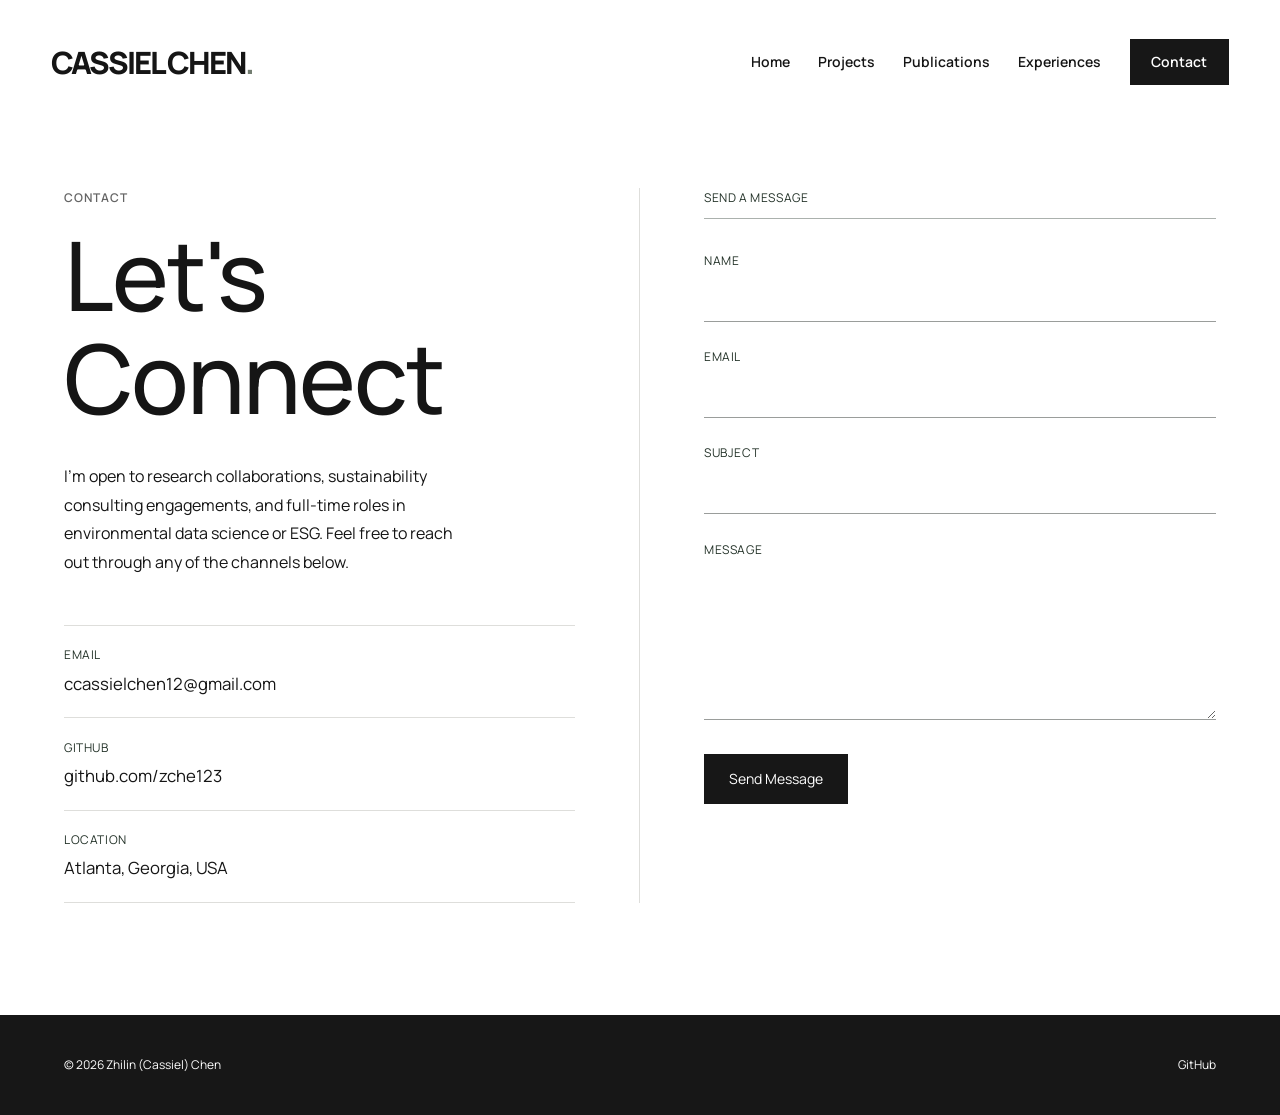
<file: contact.html>
<!DOCTYPE html>
<html lang="en">
<head>
  <meta charset="UTF-8" />
  <meta name="viewport" content="width=device-width, initial-scale=1.0" />
  <title>Contact — Zhilin (Cassiel) Chen</title>
  <meta name="description" content="Get in touch with Zhilin (Cassiel) Chen." />
  <link rel="preconnect" href="https://fonts.googleapis.com" />
  <link rel="preconnect" href="https://fonts.gstatic.com" crossorigin />
  <link href="https://fonts.googleapis.com/css2?family=Manrope:wght@400;500;600;700;800&display=swap" rel="stylesheet" />
  <link rel="stylesheet" href="css/style.css" />
</head>
<body class="contact-page">

  <!-- Navigation -->
  <a class="skip-link" href="#main-content">Skip to content</a>
  <nav class="site-nav" aria-label="Main navigation">
    <a href="index.html" class="site-nav__logo" aria-label="Zhilin Cassiel Chen — Home">CASSIEL CHEN<span class="brand-dot" aria-hidden="true">.</span></a>
    <ul class="site-nav__links">
      <li><a href="index.html">Home</a></li>
      <li><a href="projects.html">Projects</a></li>
      <li><a href="publications.html">Publications</a></li>
      <li><a href="experiences.html">Experiences</a></li>
      <li><a href="contact.html">Contact</a></li>
    </ul>
  </nav>

  <!-- Main -->
  <main class="page-wrapper" id="main-content">
    <div class="contact-grid">

      <!-- Left: Info -->
      <div class="contact-left">
        <p class="label">Contact</p>
        <h1 class="contact-heading">Let's<br>Connect</h1>
        <p class="contact-intro">
          I'm open to research collaborations, sustainability consulting
          engagements, and full-time roles in environmental data science or
          ESG. Feel free to reach out through any of the channels below.
        </p>

        <ul class="contact-links">
          <li>
            <p class="contact-link-label">Email</p>
            <a class="contact-link-value" href="mailto:ccassielchen12@gmail.com">
              ccassielchen12@gmail.com
            </a>
          </li>
          <li>
            <p class="contact-link-label">GitHub</p>
            <a class="contact-link-value" href="https://github.com/zche123" target="_blank" rel="noopener">
              github.com/zche123
            </a>
          </li>
          <li>
            <p class="contact-link-label">Location</p>
            <span class="contact-link-value">Atlanta, Georgia, USA</span>
          </li>
        </ul>
      </div>

      <!-- Right: Form -->
      <div class="contact-right">
        <span class="contact-form-label">Send a Message</span>

        <form id="contact-form" novalidate>
          <div class="form-group">
            <label for="name">Name</label>
            <input type="text" id="name" name="name" autocomplete="name" required />
          </div>
          <div class="form-group">
            <label for="email">Email</label>
            <input type="email" id="email" name="email" autocomplete="email" required />
          </div>
          <div class="form-group">
            <label for="subject">Subject</label>
            <input type="text" id="subject" name="subject" required />
          </div>
          <div class="form-group">
            <label for="message">Message</label>
            <textarea id="message" name="message" rows="5" required></textarea>
          </div>
          <button type="submit" class="btn">Send Message</button>
          <p class="form-feedback" id="form-feedback"></p>
        </form>
      </div>

    </div>
  </main>

  <!-- Footer -->
  <footer class="site-footer">
    <p>&copy; 2026 Zhilin (Cassiel) Chen</p>
    <a href="https://github.com/zche124" target="_blank" rel="noopener">GitHub</a>
  </footer>

  <script src="js/main.js"></script>
</body>
</html>
</file>
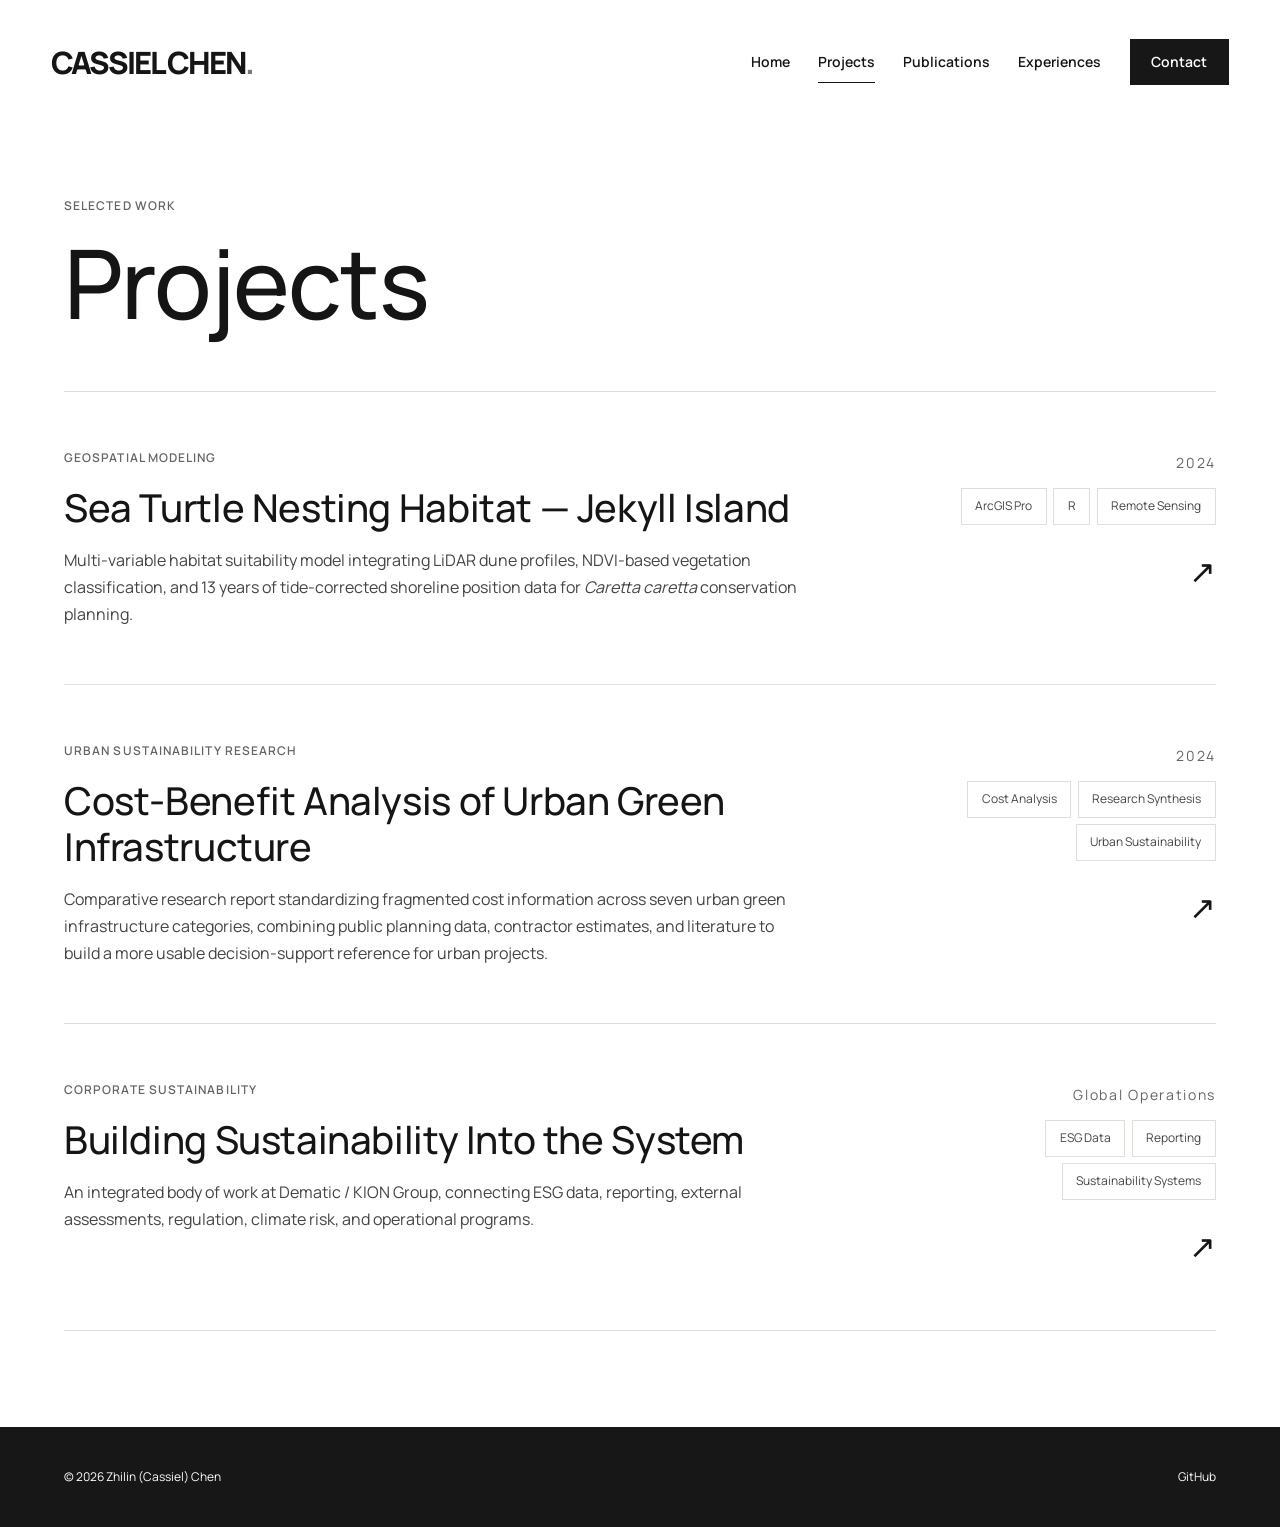
<file: projects.html>
<!DOCTYPE html>
<html lang="en">
<head>
  <meta charset="UTF-8" />
  <meta name="viewport" content="width=device-width, initial-scale=1.0" />
  <title>Projects — Zhilin (Cassiel) Chen</title>
  <meta name="description" content="Environmental data science and sustainability projects by Zhilin (Cassiel) Chen." />
  <link rel="preconnect" href="https://fonts.googleapis.com" />
  <link rel="preconnect" href="https://fonts.gstatic.com" crossorigin />
  <link href="https://fonts.googleapis.com/css2?family=Manrope:wght@400;500;600;700;800&display=swap" rel="stylesheet" />
  <link rel="stylesheet" href="css/style.css" />
</head>
<body>

  <!-- Navigation -->
  <a class="skip-link" href="#main-content">Skip to content</a>
  <nav class="site-nav" aria-label="Main navigation">
    <a href="index.html" class="site-nav__logo" aria-label="Zhilin Cassiel Chen — Home">CASSIEL CHEN<span class="brand-dot" aria-hidden="true">.</span></a>
    <ul class="site-nav__links">
      <li><a href="index.html">Home</a></li>
      <li><a href="projects.html">Projects</a></li>
      <li><a href="publications.html">Publications</a></li>
      <li><a href="experiences.html">Experiences</a></li>
      <li><a href="contact.html">Contact</a></li>
    </ul>
  </nav>

  <!-- Main -->
  <main class="page-wrapper" id="main-content">

    <div class="projects-header">
      <p class="label">Selected Work</p>
      <h1>Projects</h1>
    </div>

    <div class="projects-list">

      <!-- Project 1 -->
      <a href="projects/sea-turtle.html" class="project-row">
        <div class="project-row__content">
          <p class="label project-row__category">Geospatial Modeling</p>
          <h2 class="project-row__title">Sea Turtle Nesting Habitat — Jekyll Island</h2>
          <p class="project-row__desc">
            Multi-variable habitat suitability model integrating LiDAR dune profiles,
            NDVI-based vegetation classification, and 13 years of tide-corrected
            shoreline position data for <em>Caretta caretta</em> conservation planning.
          </p>
        </div>
        <div class="project-row__meta">
          <p class="project-row__year">2024</p>
          <div class="project-row__tags">
            <span class="tag">ArcGIS Pro</span>
            <span class="tag">R</span>
            <span class="tag">Remote Sensing</span>
          </div>
        </div>
      </a>

      <!-- Project 2 -->
      <a href="projects/climate-risk.html" class="project-row">
        <div class="project-row__content">
          <p class="label project-row__category">Urban Sustainability Research</p>
          <h2 class="project-row__title">Cost-Benefit Analysis of Urban Green Infrastructure</h2>
          <p class="project-row__desc">
            Comparative research report standardizing fragmented cost information
            across seven urban green infrastructure categories, combining public
            planning data, contractor estimates, and literature to build a more
            usable decision-support reference for urban projects.
          </p>
        </div>
        <div class="project-row__meta">
          <p class="project-row__year">2024</p>
          <div class="project-row__tags">
            <span class="tag">Cost Analysis</span>
            <span class="tag">Research Synthesis</span>
            <span class="tag">Urban Sustainability</span>
          </div>
        </div>
      </a>

      <!-- Project 3 -->
      <a href="projects/esgsystem.html" class="project-row">
        <div class="project-row__content">
          <p class="label project-row__category">Corporate Sustainability</p>
          <h2 class="project-row__title">Building Sustainability Into the System</h2>
          <p class="project-row__desc">An integrated body of work at Dematic / KION Group, connecting ESG data, reporting, external assessments, regulation, climate risk, and operational programs.</p>
        </div>
        <div class="project-row__meta">
          <p class="project-row__year">Global Operations</p>
          <div class="project-row__tags"><span class="tag">ESG Data</span><span class="tag">Reporting</span><span class="tag">Sustainability Systems</span></div>
        </div>
      </a>

    </div>
  </main>

  <!-- Footer -->
  <footer class="site-footer">
    <p>&copy; 2026 Zhilin (Cassiel) Chen</p>
    <a href="https://github.com/zche124" target="_blank" rel="noopener">GitHub</a>
  </footer>

  <script src="js/main.js"></script>
</body>
</html>
</file>
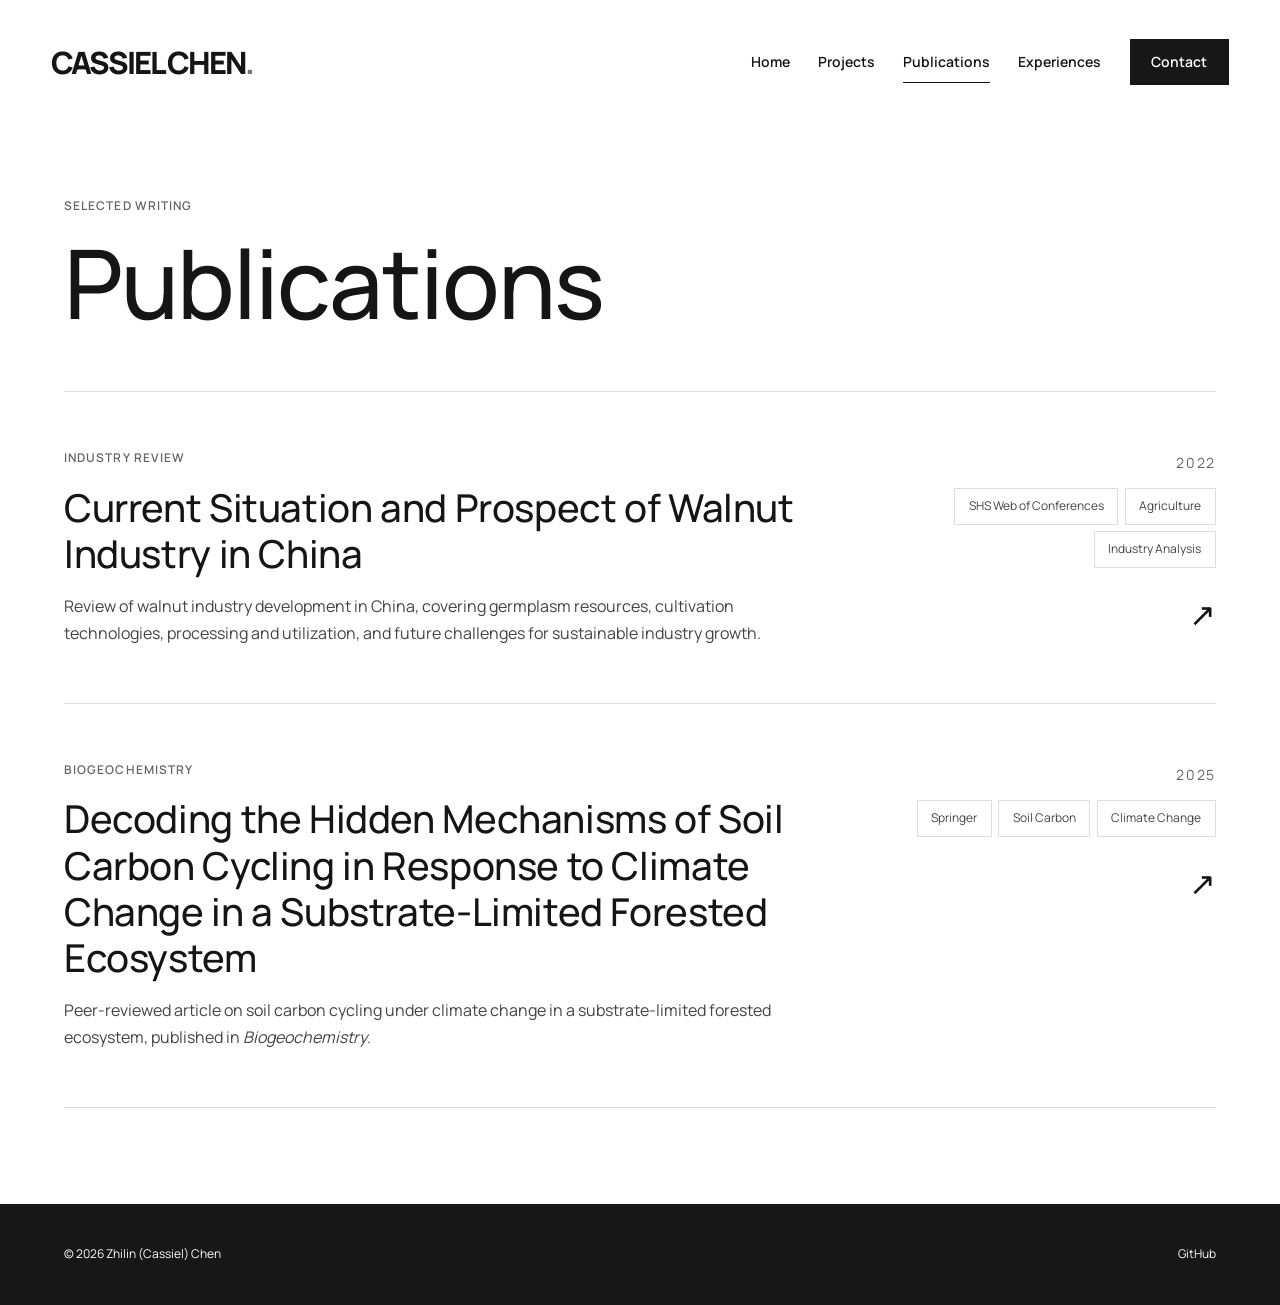
<file: publications.html>
<!DOCTYPE html>
<html lang="en">
<head>
  <meta charset="UTF-8" />
  <meta name="viewport" content="width=device-width, initial-scale=1.0" />
  <title>Publications — Zhilin (Cassiel) Chen</title>
  <meta name="description" content="Selected publications by Zhilin (Cassiel) Chen." />
  <link rel="preconnect" href="https://fonts.googleapis.com" />
  <link rel="preconnect" href="https://fonts.gstatic.com" crossorigin />
  <link href="https://fonts.googleapis.com/css2?family=Manrope:wght@400;500;600;700;800&display=swap" rel="stylesheet" />
  <link rel="stylesheet" href="css/style.css" />
</head>
<body>

  <a class="skip-link" href="#main-content">Skip to content</a>
  <nav class="site-nav" aria-label="Main navigation">
    <a href="index.html" class="site-nav__logo" aria-label="Zhilin Cassiel Chen — Home">CASSIEL CHEN<span class="brand-dot" aria-hidden="true">.</span></a>
    <ul class="site-nav__links">
      <li><a href="index.html">Home</a></li>
      <li><a href="projects.html">Projects</a></li>
      <li><a href="publications.html">Publications</a></li>
      <li><a href="experiences.html">Experiences</a></li>
      <li><a href="contact.html">Contact</a></li>
    </ul>
  </nav>

  <main class="page-wrapper" id="main-content">
    <div class="projects-header">
      <p class="label">Selected Writing</p>
      <h1>Publications</h1>
    </div>

    <div class="projects-list">
      <a href="https://www.shs-conferences.org/articles/shsconf/abs/2022/18/shsconf_icprss2022_03046/shsconf_icprss2022_03046.html" class="project-row" target="_blank" rel="noopener">
        <div class="project-row__content">
          <p class="label project-row__category">Industry Review</p>
          <h2 class="project-row__title">Current Situation and Prospect of Walnut Industry in China</h2>
          <p class="project-row__desc">
            Review of walnut industry development in China, covering germplasm resources,
            cultivation technologies, processing and utilization, and future challenges for
            sustainable industry growth.
          </p>
        </div>
        <div class="project-row__meta">
          <p class="project-row__year">2022</p>
          <div class="project-row__tags">
            <span class="tag">SHS Web of Conferences</span>
            <span class="tag">Agriculture</span>
            <span class="tag">Industry Analysis</span>
          </div>
        </div>
      </a>

      <a href="https://link.springer.com/article/10.1007/s10533-025-01265-0" class="project-row" target="_blank" rel="noopener">
        <div class="project-row__content">
          <p class="label project-row__category">Biogeochemistry</p>
          <h2 class="project-row__title">Decoding the Hidden Mechanisms of Soil Carbon Cycling in Response to Climate Change in a Substrate-Limited Forested Ecosystem</h2>
          <p class="project-row__desc">
            Peer-reviewed article on soil carbon cycling under climate change in a
            substrate-limited forested ecosystem, published in <em>Biogeochemistry</em>.
          </p>
        </div>
        <div class="project-row__meta">
          <p class="project-row__year">2025</p>
          <div class="project-row__tags">
            <span class="tag">Springer</span>
            <span class="tag">Soil Carbon</span>
            <span class="tag">Climate Change</span>
          </div>
        </div>
      </a>
    </div>
  </main>

  <footer class="site-footer">
    <p>&copy; 2026 Zhilin (Cassiel) Chen</p>
    <a href="https://github.com/zche124" target="_blank" rel="noopener">GitHub</a>
  </footer>

  <script src="js/main.js"></script>
</body>
</html>
</file>
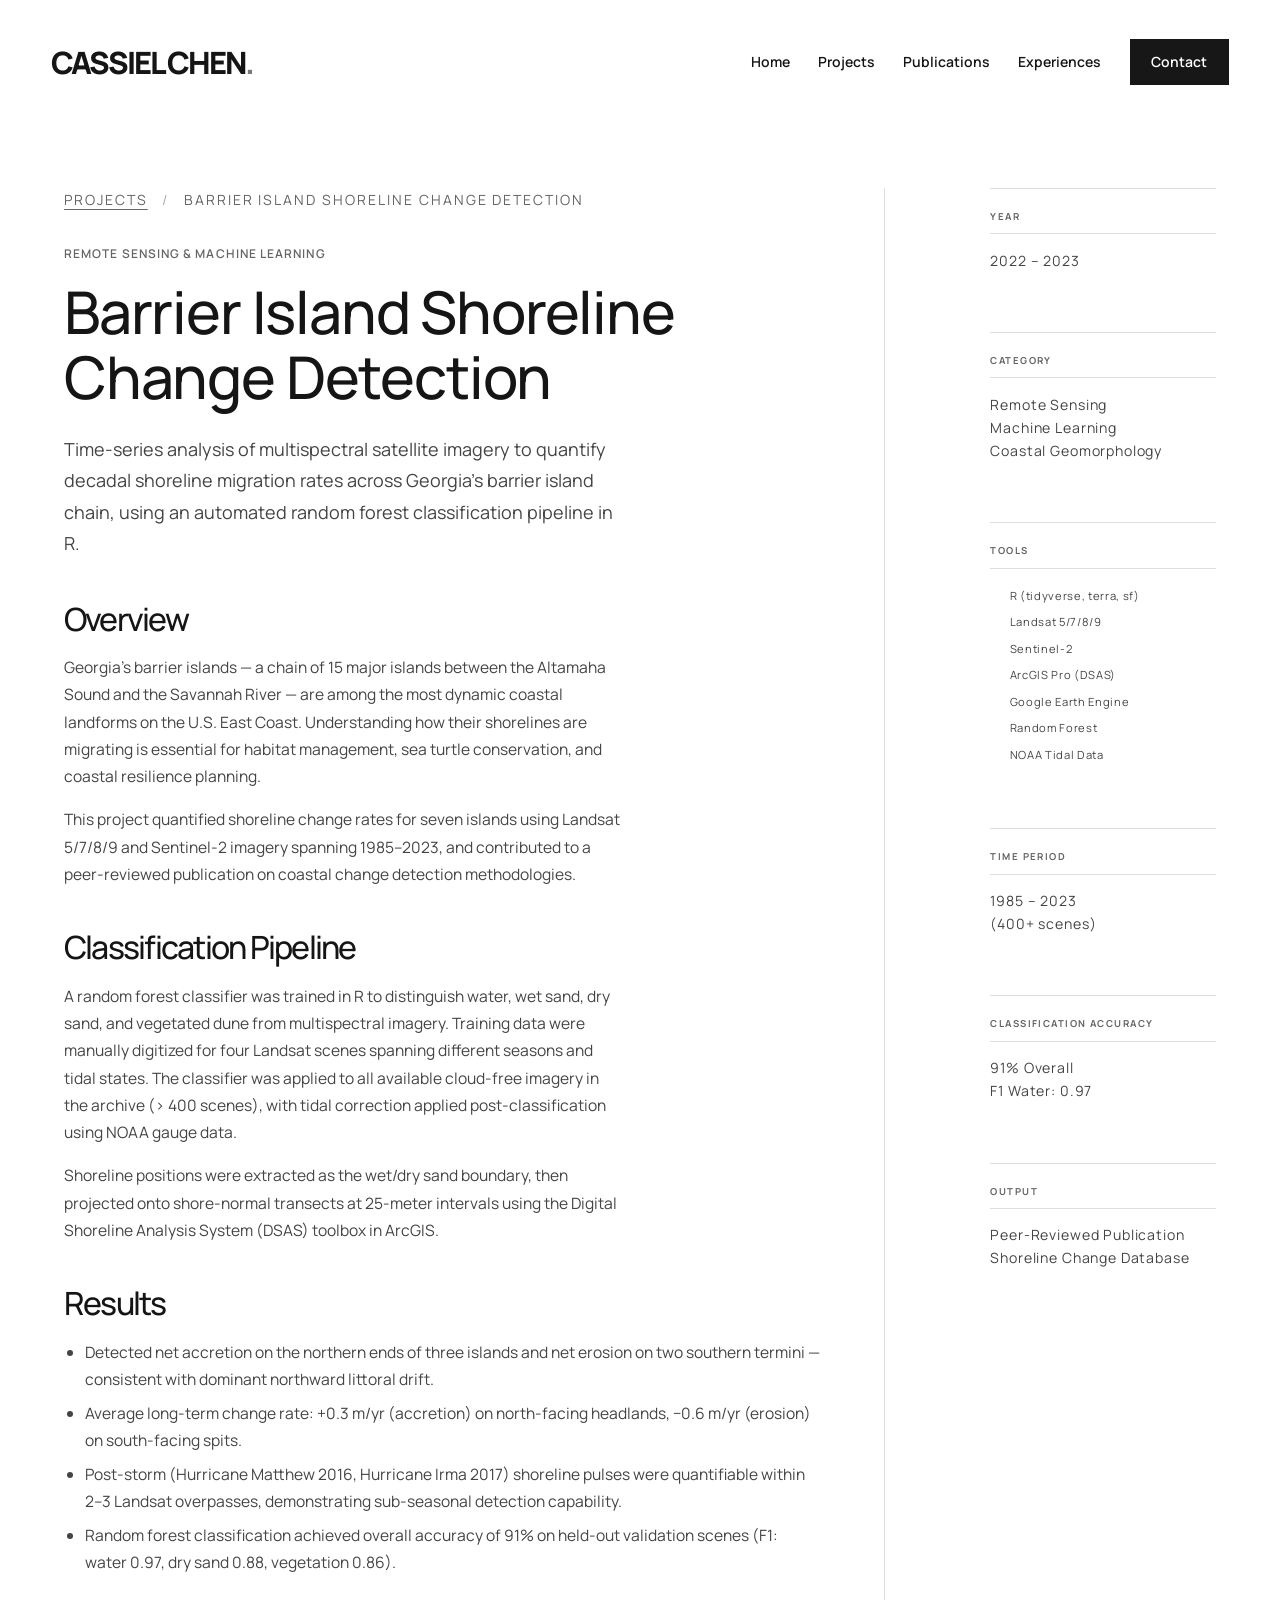
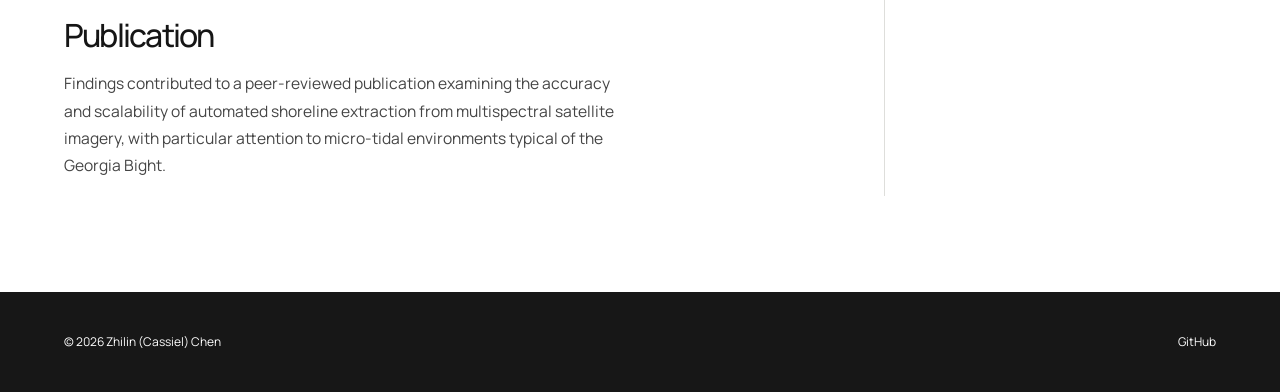
<file: projects/barrier-islands.html>
<!DOCTYPE html>
<html lang="en">
<head>
  <meta charset="UTF-8" />
  <meta name="viewport" content="width=device-width, initial-scale=1.0" />
  <title>Barrier Island Shoreline Change — Zhilin (Cassiel) Chen</title>
  <link rel="preconnect" href="https://fonts.googleapis.com" />
  <link rel="preconnect" href="https://fonts.gstatic.com" crossorigin />
  <link href="https://fonts.googleapis.com/css2?family=Manrope:wght@400;500;600;700;800&display=swap" rel="stylesheet" />
  <link rel="stylesheet" href="../css/style.css" />
</head>
<body>

  <!-- Navigation -->
  <a class="skip-link" href="#main-content">Skip to content</a>
  <nav class="site-nav" aria-label="Main navigation">
    <a href="../index.html" class="site-nav__logo" aria-label="Zhilin Cassiel Chen — Home">CASSIEL CHEN<span class="brand-dot" aria-hidden="true">.</span></a>
    <ul class="site-nav__links">
      <li><a href="../index.html">Home</a></li>
      <li><a href="../projects.html">Projects</a></li>
      <li><a href="../publications.html">Publications</a></li>
      <li><a href="../experiences.html">Experiences</a></li>
      <li><a href="../contact.html">Contact</a></li>
    </ul>
  </nav>

  <!-- Main -->
  <main class="page-wrapper" id="main-content">
    <div class="project-detail">

      <article class="project-detail__main">

        <p class="project-breadcrumb">
          <a href="../projects.html">Projects</a>
          <span>/</span>
          Barrier Island Shoreline Change Detection
        </p>

        <p class="label project-detail__category">Remote Sensing &amp; Machine Learning</p>
        <h1 class="project-detail__title">Barrier Island Shoreline<br>Change Detection</h1>

        <p class="project-detail__lead">
          Time-series analysis of multispectral satellite imagery to quantify
          decadal shoreline migration rates across Georgia's barrier island chain,
          using an automated random forest classification pipeline in R.
        </p>

        <div class="project-detail__body">

          <h2>Overview</h2>
          <p>
            Georgia's barrier islands — a chain of 15 major islands between the
            Altamaha Sound and the Savannah River — are among the most dynamic
            coastal landforms on the U.S. East Coast. Understanding how their
            shorelines are migrating is essential for habitat management, sea
            turtle conservation, and coastal resilience planning.
          </p>
          <p>
            This project quantified shoreline change rates for seven islands
            using Landsat 5/7/8/9 and Sentinel-2 imagery spanning 1985–2023,
            and contributed to a peer-reviewed publication on coastal change
            detection methodologies.
          </p>

          <h2>Classification Pipeline</h2>
          <p>
            A random forest classifier was trained in R to distinguish water,
            wet sand, dry sand, and vegetated dune from multispectral imagery.
            Training data were manually digitized for four Landsat scenes spanning
            different seasons and tidal states. The classifier was applied to
            all available cloud-free imagery in the archive (&gt; 400 scenes),
            with tidal correction applied post-classification using NOAA gauge data.
          </p>
          <p>
            Shoreline positions were extracted as the wet/dry sand boundary, then
            projected onto shore-normal transects at 25-meter intervals using the
            Digital Shoreline Analysis System (DSAS) toolbox in ArcGIS.
          </p>

          <h2>Results</h2>
          <ul>
            <li>Detected net accretion on the northern ends of three islands and net erosion on two southern termini — consistent with dominant northward littoral drift.</li>
            <li>Average long-term change rate: +0.3 m/yr (accretion) on north-facing headlands, −0.6 m/yr (erosion) on south-facing spits.</li>
            <li>Post-storm (Hurricane Matthew 2016, Hurricane Irma 2017) shoreline pulses were quantifiable within 2–3 Landsat overpasses, demonstrating sub-seasonal detection capability.</li>
            <li>Random forest classification achieved overall accuracy of 91% on held-out validation scenes (F1: water 0.97, dry sand 0.88, vegetation 0.86).</li>
          </ul>

          <h2>Publication</h2>
          <p>
            Findings contributed to a peer-reviewed publication examining the
            accuracy and scalability of automated shoreline extraction from
            multispectral satellite imagery, with particular attention to
            micro-tidal environments typical of the Georgia Bight.
          </p>

        </div>
      </article>

      <aside class="project-detail__sidebar">

        <div class="sidebar-section">
          <h4>Year</h4>
          <p class="sidebar-meta">2022 – 2023</p>
        </div>

        <div class="sidebar-section">
          <h4>Category</h4>
          <p class="sidebar-meta">Remote Sensing<br>Machine Learning<br>Coastal Geomorphology</p>
        </div>

        <div class="sidebar-section">
          <h4>Tools</h4>
          <ul>
            <li>R (tidyverse, terra, sf)</li>
            <li>Landsat 5/7/8/9</li>
            <li>Sentinel-2</li>
            <li>ArcGIS Pro (DSAS)</li>
            <li>Google Earth Engine</li>
            <li>Random Forest</li>
            <li>NOAA Tidal Data</li>
          </ul>
        </div>

        <div class="sidebar-section">
          <h4>Time Period</h4>
          <p class="sidebar-meta">1985 – 2023<br>(400+ scenes)</p>
        </div>

        <div class="sidebar-section">
          <h4>Classification Accuracy</h4>
          <p class="sidebar-meta">91% Overall<br>F1 Water: 0.97</p>
        </div>

        <div class="sidebar-section">
          <h4>Output</h4>
          <p class="sidebar-meta">Peer-Reviewed Publication<br>Shoreline Change Database</p>
        </div>

      </aside>
    </div>
  </main>

  <!-- Footer -->
  <footer class="site-footer">
    <p>&copy; 2026 Zhilin (Cassiel) Chen</p>
    <a href="https://github.com/zche124" target="_blank" rel="noopener">GitHub</a>
  </footer>

  <script src="../js/main.js"></script>
</body>
</html>
</file>
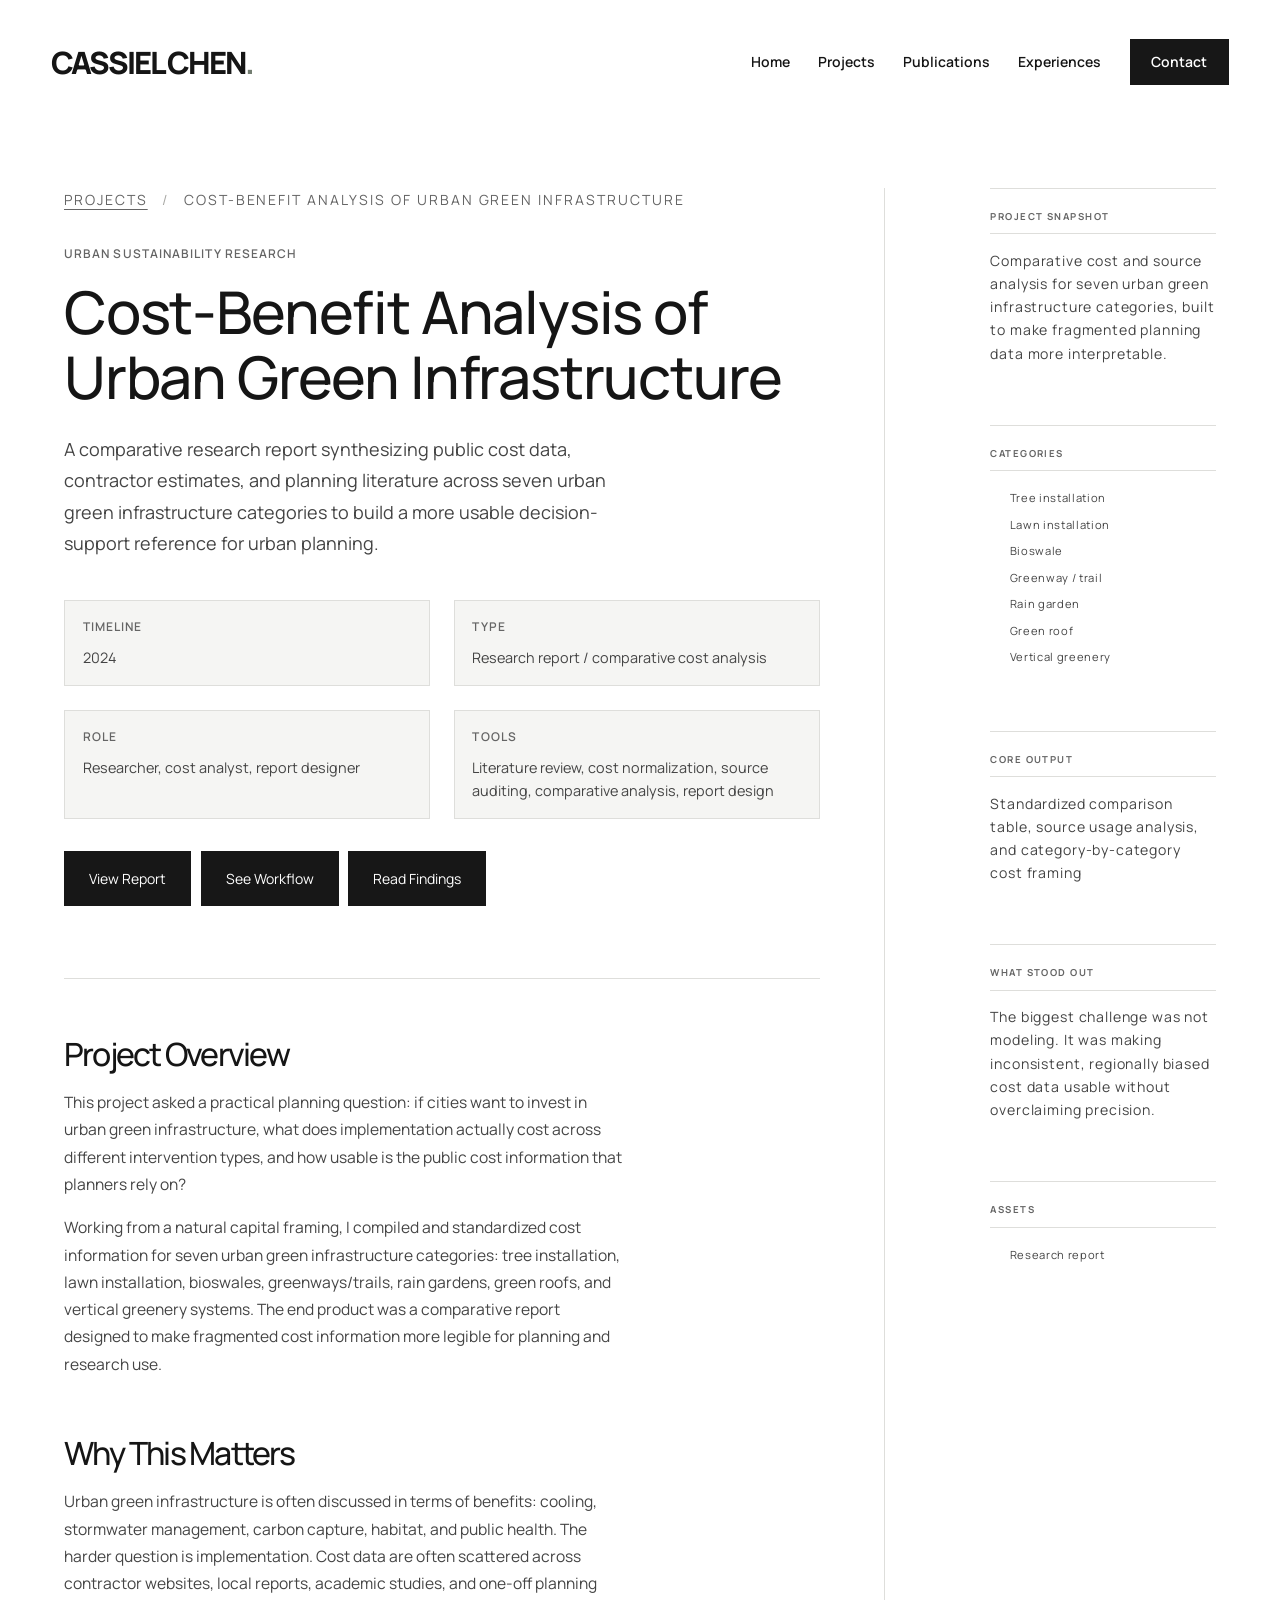
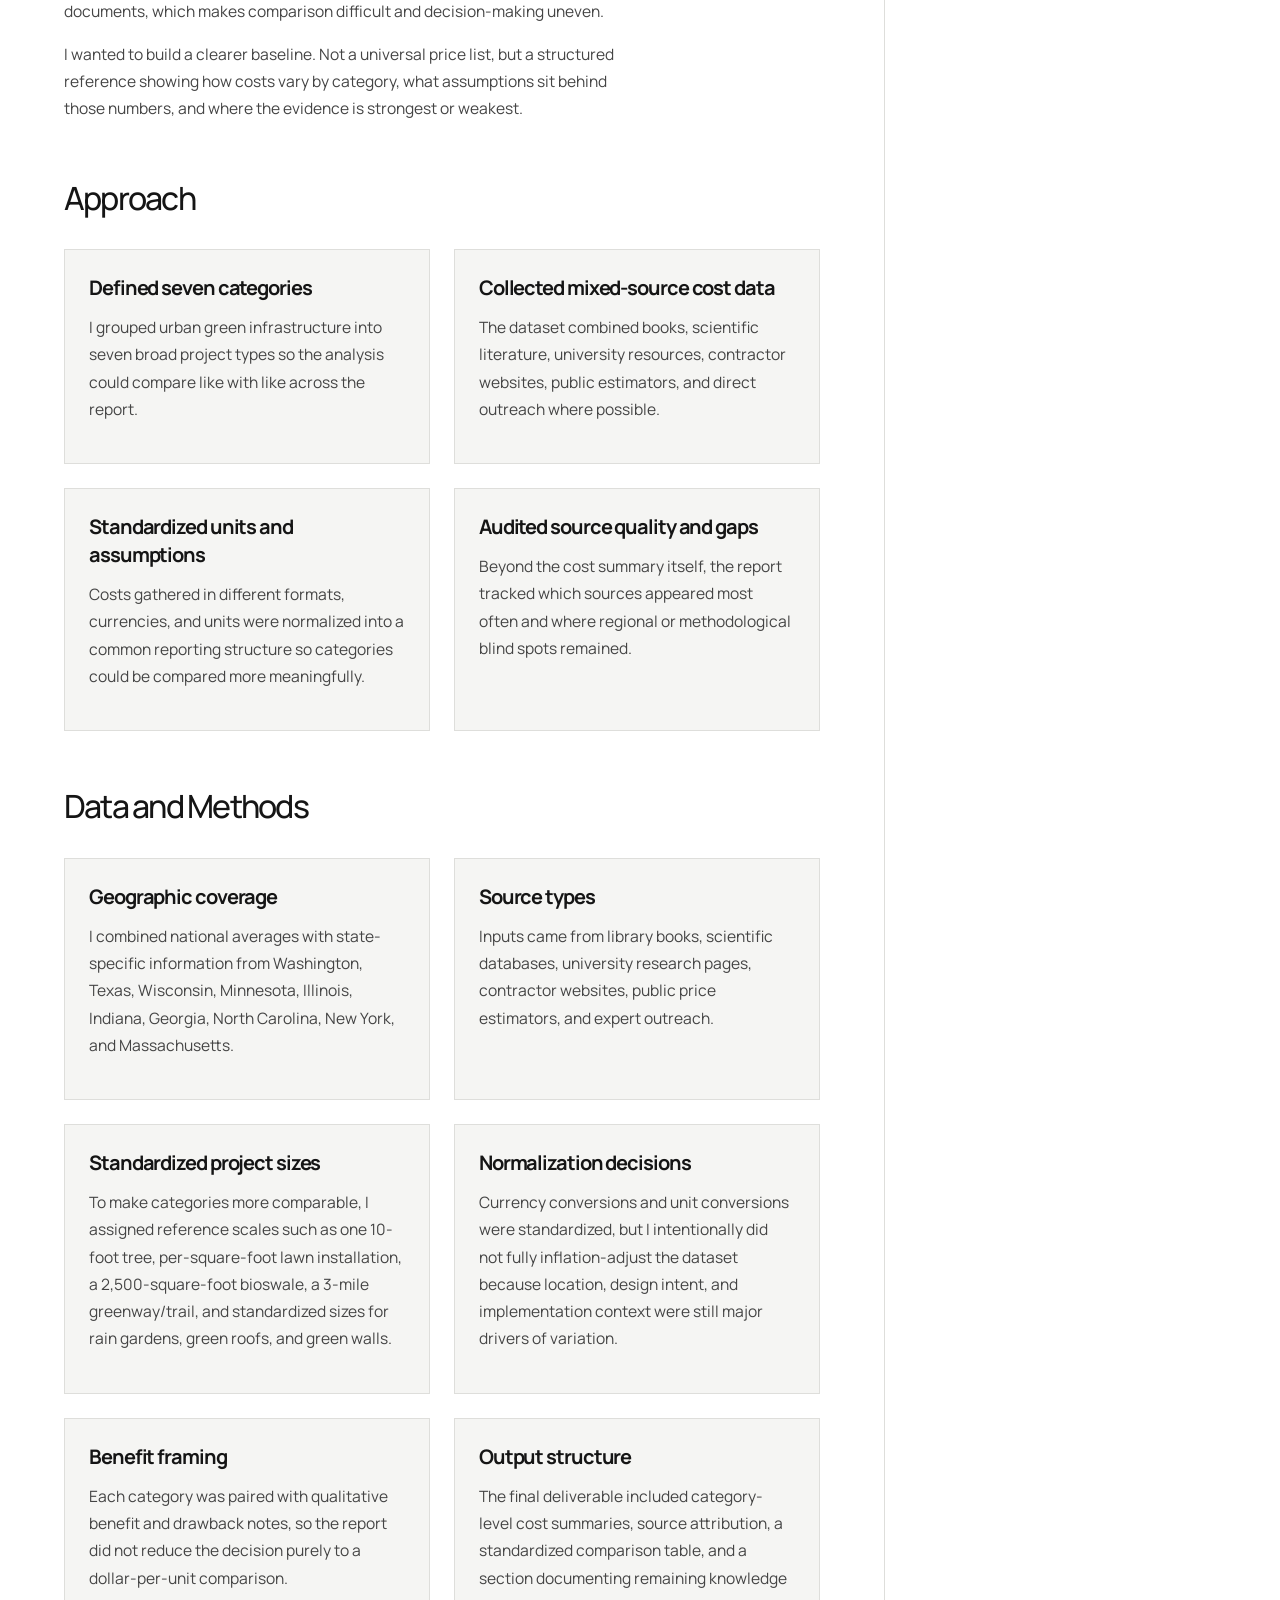
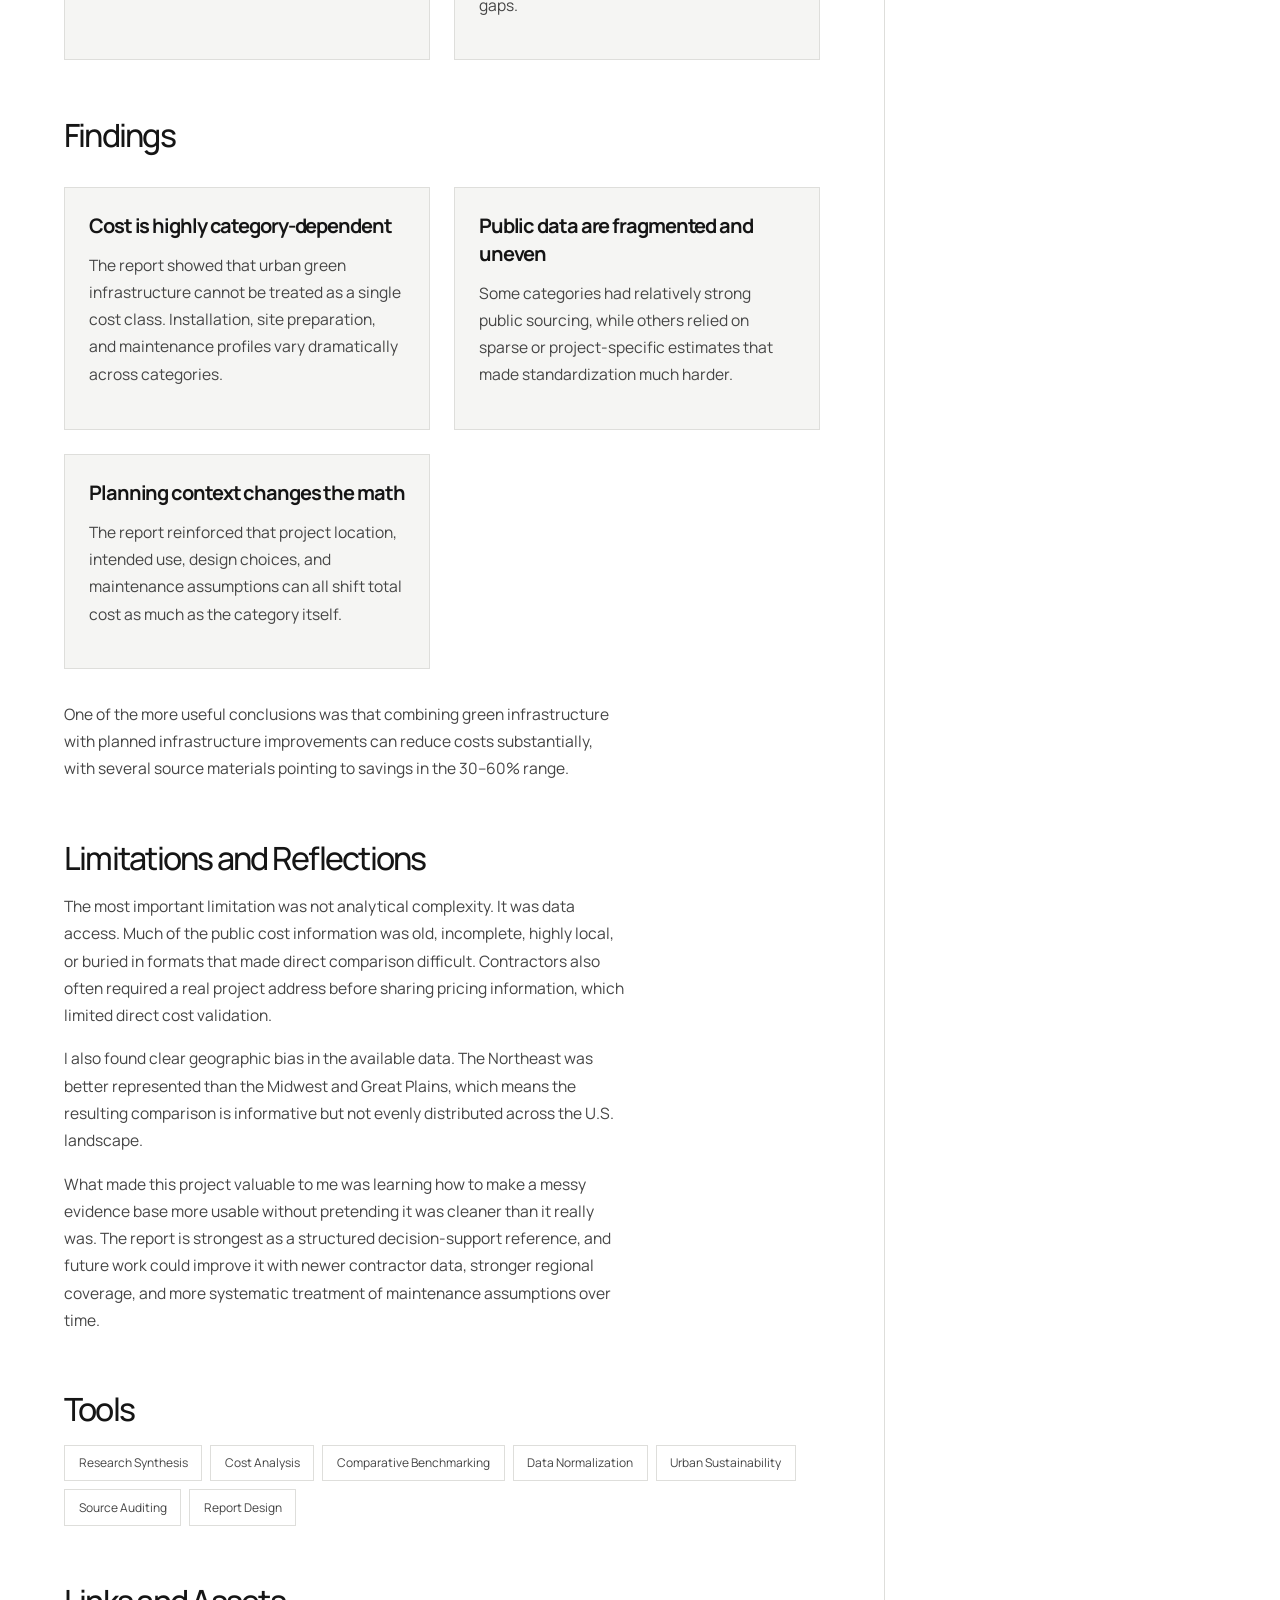
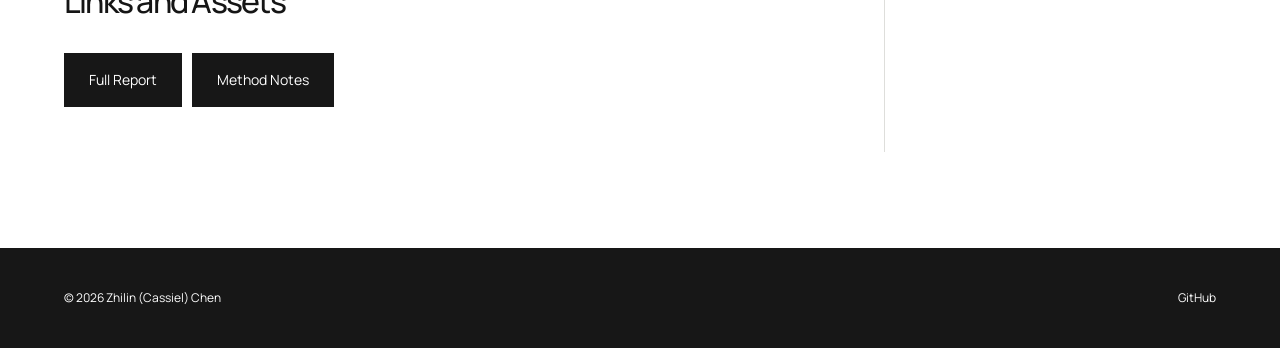
<file: projects/climate-risk.html>
<!DOCTYPE html>
<html lang="en">
<head>
  <meta charset="UTF-8" />
  <meta name="viewport" content="width=device-width, initial-scale=1.0" />
  <title>Cost-Benefit Analysis of Urban Green Infrastructure — Zhilin (Cassiel) Chen</title>
  <meta name="description" content="Research case study on standardized cost benchmarking for urban green infrastructure categories." />
  <link rel="preconnect" href="https://fonts.googleapis.com" />
  <link rel="preconnect" href="https://fonts.gstatic.com" crossorigin />
  <link href="https://fonts.googleapis.com/css2?family=Manrope:wght@400;500;600;700;800&display=swap" rel="stylesheet" />
  <link rel="stylesheet" href="../css/style.css" />
</head>
<body>

  <a class="skip-link" href="#main-content">Skip to content</a>
  <nav class="site-nav" aria-label="Main navigation">
    <a href="../index.html" class="site-nav__logo" aria-label="Zhilin Cassiel Chen — Home">CASSIEL CHEN<span class="brand-dot" aria-hidden="true">.</span></a>
    <ul class="site-nav__links">
      <li><a href="../index.html">Home</a></li>
      <li><a href="../projects.html">Projects</a></li>
      <li><a href="../publications.html">Publications</a></li>
      <li><a href="../experiences.html">Experiences</a></li>
      <li><a href="../contact.html">Contact</a></li>
    </ul>
  </nav>

  <main class="page-wrapper" id="main-content">
    <div class="project-detail">

      <article class="project-detail__main">

        <p class="project-breadcrumb">
          <a href="../projects.html">Projects</a>
          <span>/</span>
          Cost-Benefit Analysis of Urban Green Infrastructure
        </p>

        <section class="project-hero">
          <p class="label project-detail__category">Urban Sustainability Research</p>
          <h1 class="project-detail__title">Cost-Benefit Analysis of Urban Green Infrastructure</h1>

          <p class="project-detail__lead">
            A comparative research report synthesizing public cost data, contractor
            estimates, and planning literature across seven urban green
            infrastructure categories to build a more usable decision-support
            reference for urban planning.
          </p>

          <div class="project-hero__meta">
            <div class="project-hero__meta-item">
              <span class="label">Timeline</span>
              <p>2024</p>
            </div>
            <div class="project-hero__meta-item">
              <span class="label">Type</span>
              <p>Research report / comparative cost analysis</p>
            </div>
            <div class="project-hero__meta-item">
              <span class="label">Role</span>
              <p>Researcher, cost analyst, report designer</p>
            </div>
            <div class="project-hero__meta-item">
              <span class="label">Tools</span>
              <p>Literature review, cost normalization, source auditing, comparative analysis, report design</p>
            </div>
          </div>

          <div class="project-link-row">
            <a class="project-link-button" href="../assets/urban-green/urban-green-infrastructure-report.pdf" target="_blank" rel="noopener">View Report</a>
            <a class="project-link-button" href="#approach">See Workflow</a>
            <a class="project-link-button" href="#findings">Read Findings</a>
          </div>
        </section>

        <div class="project-detail__body">

          <section class="project-section">
            <h2>Project Overview</h2>
            <p>
              This project asked a practical planning question: if cities want to
              invest in urban green infrastructure, what does implementation
              actually cost across different intervention types, and how usable is
              the public cost information that planners rely on?
            </p>
            <p>
              Working from a natural capital framing, I compiled and standardized
              cost information for seven urban green infrastructure categories:
              tree installation, lawn installation, bioswales, greenways/trails,
              rain gardens, green roofs, and vertical greenery systems. The end
              product was a comparative report designed to make fragmented cost
              information more legible for planning and research use.
            </p>
          </section>

          <section class="project-section">
            <h2>Why This Matters</h2>
            <p>
              Urban green infrastructure is often discussed in terms of benefits:
              cooling, stormwater management, carbon capture, habitat, and public
              health. The harder question is implementation. Cost data are often
              scattered across contractor websites, local reports, academic
              studies, and one-off planning documents, which makes comparison
              difficult and decision-making uneven.
            </p>
            <p>
              I wanted to build a clearer baseline. Not a universal price list,
              but a structured reference showing how costs vary by category, what
              assumptions sit behind those numbers, and where the evidence is
              strongest or weakest.
            </p>
          </section>

          <section class="project-section" id="approach">
            <h2>Approach</h2>
            <div class="project-card-grid">
              <div class="project-card">
                <h3>Defined seven categories</h3>
                <p>
                  I grouped urban green infrastructure into seven broad project
                  types so the analysis could compare like with like across the
                  report.
                </p>
              </div>
              <div class="project-card">
                <h3>Collected mixed-source cost data</h3>
                <p>
                  The dataset combined books, scientific literature, university
                  resources, contractor websites, public estimators, and direct
                  outreach where possible.
                </p>
              </div>
              <div class="project-card">
                <h3>Standardized units and assumptions</h3>
                <p>
                  Costs gathered in different formats, currencies, and units were
                  normalized into a common reporting structure so categories
                  could be compared more meaningfully.
                </p>
              </div>
              <div class="project-card">
                <h3>Audited source quality and gaps</h3>
                <p>
                  Beyond the cost summary itself, the report tracked which
                  sources appeared most often and where regional or methodological
                  blind spots remained.
                </p>
              </div>
            </div>
          </section>

          <section class="project-section">
            <h2>Data and Methods</h2>
            <div class="project-method-list">
              <div class="project-method-item">
                <h3>Geographic coverage</h3>
                <p>
                  I combined national averages with state-specific information
                  from Washington, Texas, Wisconsin, Minnesota, Illinois,
                  Indiana, Georgia, North Carolina, New York, and Massachusetts.
                </p>
              </div>
              <div class="project-method-item">
                <h3>Source types</h3>
                <p>
                  Inputs came from library books, scientific databases,
                  university research pages, contractor websites, public price
                  estimators, and expert outreach.
                </p>
              </div>
              <div class="project-method-item">
                <h3>Standardized project sizes</h3>
                <p>
                  To make categories more comparable, I assigned reference
                  scales such as one 10-foot tree, per-square-foot lawn
                  installation, a 2,500-square-foot bioswale, a 3-mile
                  greenway/trail, and standardized sizes for rain gardens, green
                  roofs, and green walls.
                </p>
              </div>
              <div class="project-method-item">
                <h3>Normalization decisions</h3>
                <p>
                  Currency conversions and unit conversions were standardized,
                  but I intentionally did not fully inflation-adjust the dataset
                  because location, design intent, and implementation context
                  were still major drivers of variation.
                </p>
              </div>
              <div class="project-method-item">
                <h3>Benefit framing</h3>
                <p>
                  Each category was paired with qualitative benefit and drawback
                  notes, so the report did not reduce the decision purely to a
                  dollar-per-unit comparison.
                </p>
              </div>
              <div class="project-method-item">
                <h3>Output structure</h3>
                <p>
                  The final deliverable included category-level cost summaries,
                  source attribution, a standardized comparison table, and a
                  section documenting remaining knowledge gaps.
                </p>
              </div>
            </div>
          </section>

          <section class="project-section" id="findings">
            <h2>Findings</h2>
            <div class="project-findings">
              <div class="project-finding">
                <h3>Cost is highly category-dependent</h3>
                <p>
                  The report showed that urban green infrastructure cannot be
                  treated as a single cost class. Installation, site
                  preparation, and maintenance profiles vary dramatically across
                  categories.
                </p>
              </div>
              <div class="project-finding">
                <h3>Public data are fragmented and uneven</h3>
                <p>
                  Some categories had relatively strong public sourcing, while
                  others relied on sparse or project-specific estimates that made
                  standardization much harder.
                </p>
              </div>
              <div class="project-finding">
                <h3>Planning context changes the math</h3>
                <p>
                  The report reinforced that project location, intended use,
                  design choices, and maintenance assumptions can all shift total
                  cost as much as the category itself.
                </p>
              </div>
            </div>

            <p class="project-section__closing">
              One of the more useful conclusions was that combining green
              infrastructure with planned infrastructure improvements can reduce
              costs substantially, with several source materials pointing to
              savings in the 30–60% range.
            </p>
          </section>

          <section class="project-section">
            <h2>Limitations and Reflections</h2>
            <p>
              The most important limitation was not analytical complexity. It was
              data access. Much of the public cost information was old,
              incomplete, highly local, or buried in formats that made direct
              comparison difficult. Contractors also often required a real
              project address before sharing pricing information, which limited
              direct cost validation.
            </p>
            <p>
              I also found clear geographic bias in the available data. The
              Northeast was better represented than the Midwest and Great Plains,
              which means the resulting comparison is informative but not evenly
              distributed across the U.S. landscape.
            </p>
            <p>
              What made this project valuable to me was learning how to make a
              messy evidence base more usable without pretending it was cleaner
              than it really was. The report is strongest as a structured
              decision-support reference, and future work could improve it with
              newer contractor data, stronger regional coverage, and more
              systematic treatment of maintenance assumptions over time.
            </p>
          </section>

          <section class="project-section">
            <h2>Tools</h2>
            <div class="tag-list project-tag-list">
              <span class="tag">Research Synthesis</span>
              <span class="tag">Cost Analysis</span>
              <span class="tag">Comparative Benchmarking</span>
              <span class="tag">Data Normalization</span>
              <span class="tag">Urban Sustainability</span>
              <span class="tag">Source Auditing</span>
              <span class="tag">Report Design</span>
            </div>
          </section>

          <section class="project-section">
            <h2>Links and Assets</h2>
            <div class="project-link-row">
              <a class="project-link-button" href="../assets/urban-green/urban-green-infrastructure-report.pdf" target="_blank" rel="noopener">Full Report</a>
              <a class="project-link-button" href="#approach">Method Notes</a>
            </div>
          </section>

        </div>
      </article>

      <aside class="project-detail__sidebar">

        <div class="sidebar-section">
          <h4>Project Snapshot</h4>
          <p class="sidebar-meta">
            Comparative cost and source analysis for seven urban green
            infrastructure categories, built to make fragmented planning data
            more interpretable.
          </p>
        </div>

        <div class="sidebar-section">
          <h4>Categories</h4>
          <ul>
            <li>Tree installation</li>
            <li>Lawn installation</li>
            <li>Bioswale</li>
            <li>Greenway / trail</li>
            <li>Rain garden</li>
            <li>Green roof</li>
            <li>Vertical greenery</li>
          </ul>
        </div>

        <div class="sidebar-section">
          <h4>Core Output</h4>
          <p class="sidebar-meta">Standardized comparison table, source usage analysis, and category-by-category cost framing</p>
        </div>

        <div class="sidebar-section">
          <h4>What Stood Out</h4>
          <p class="sidebar-meta">The biggest challenge was not modeling. It was making inconsistent, regionally biased cost data usable without overclaiming precision.</p>
        </div>

        <div class="sidebar-section">
          <h4>Assets</h4>
          <ul>
            <li><a href="../assets/urban-green/urban-green-infrastructure-report.pdf" target="_blank" rel="noopener">Research report</a></li>
          </ul>
        </div>

      </aside>
    </div>
  </main>

  <footer class="site-footer">
    <p>&copy; 2026 Zhilin (Cassiel) Chen</p>
    <a href="https://github.com/zche124" target="_blank" rel="noopener">GitHub</a>
  </footer>

  <script src="../js/main.js"></script>
</body>
</html>
</file>
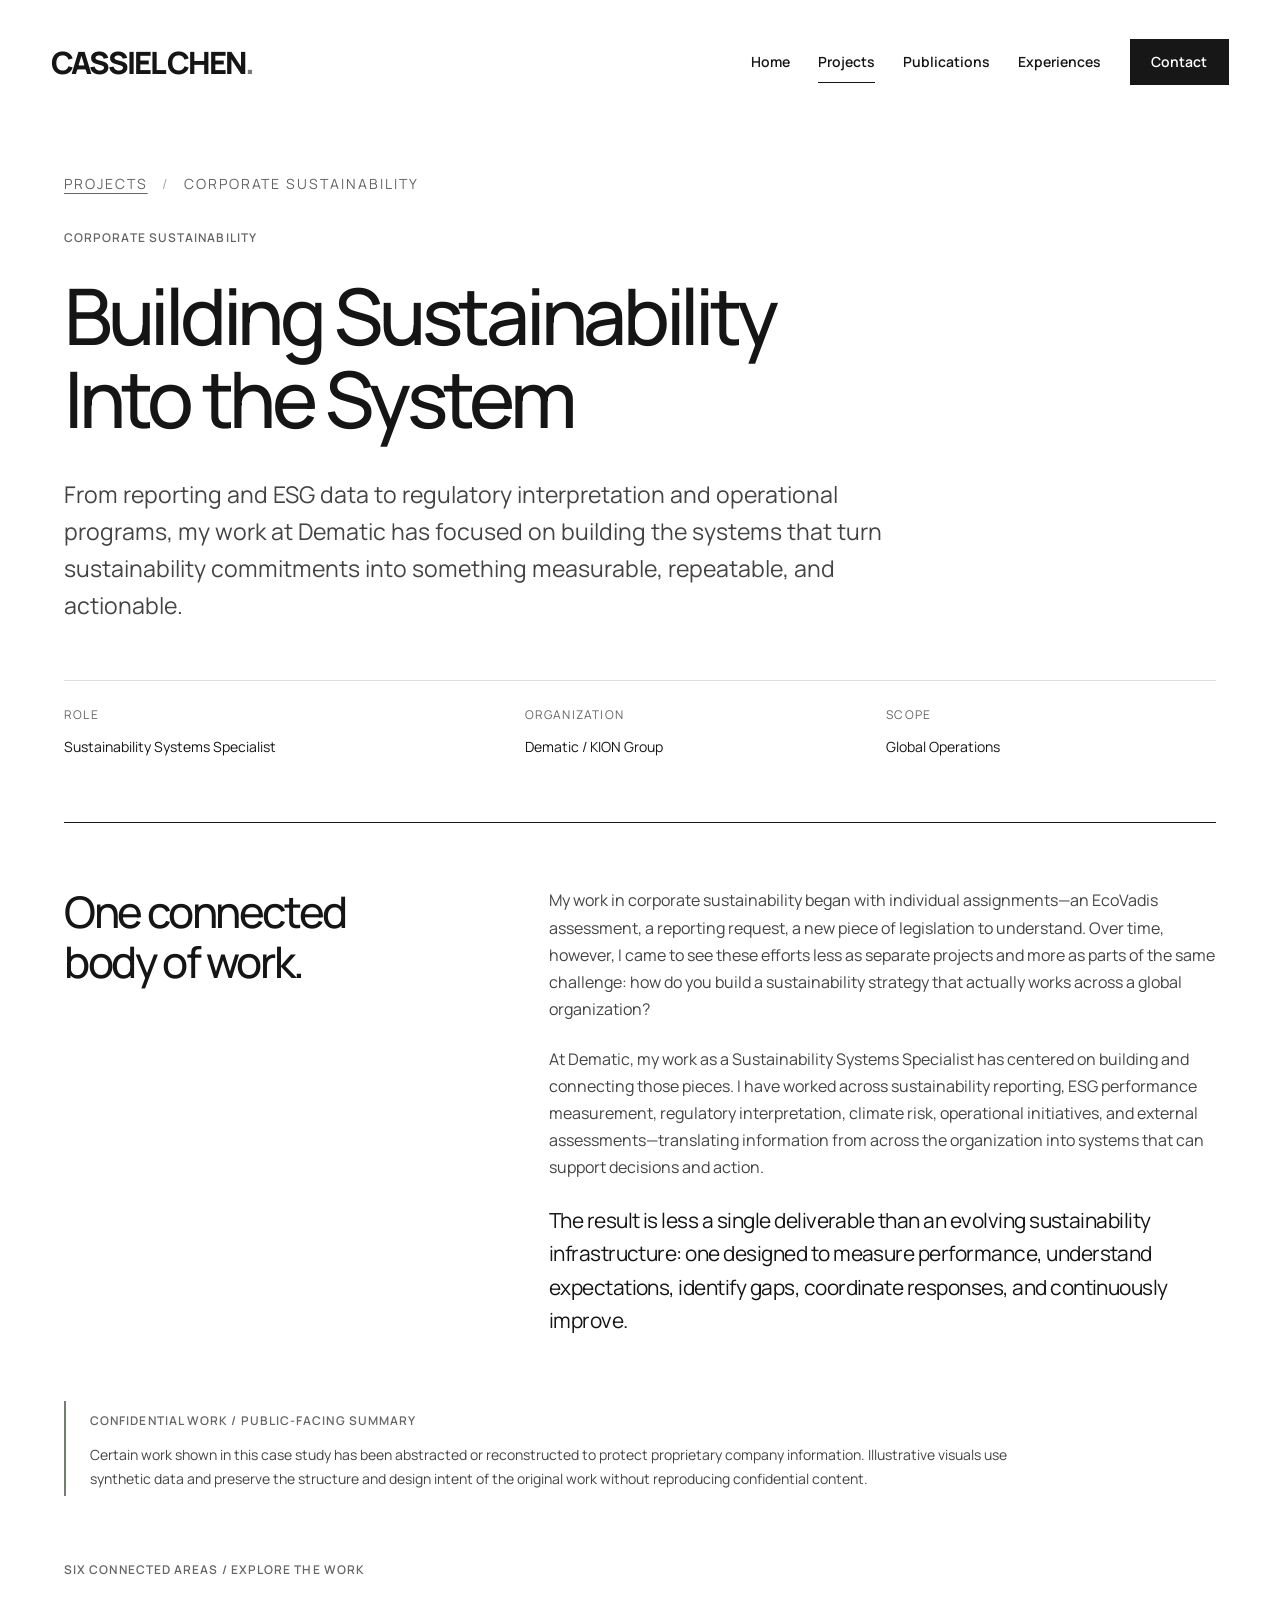
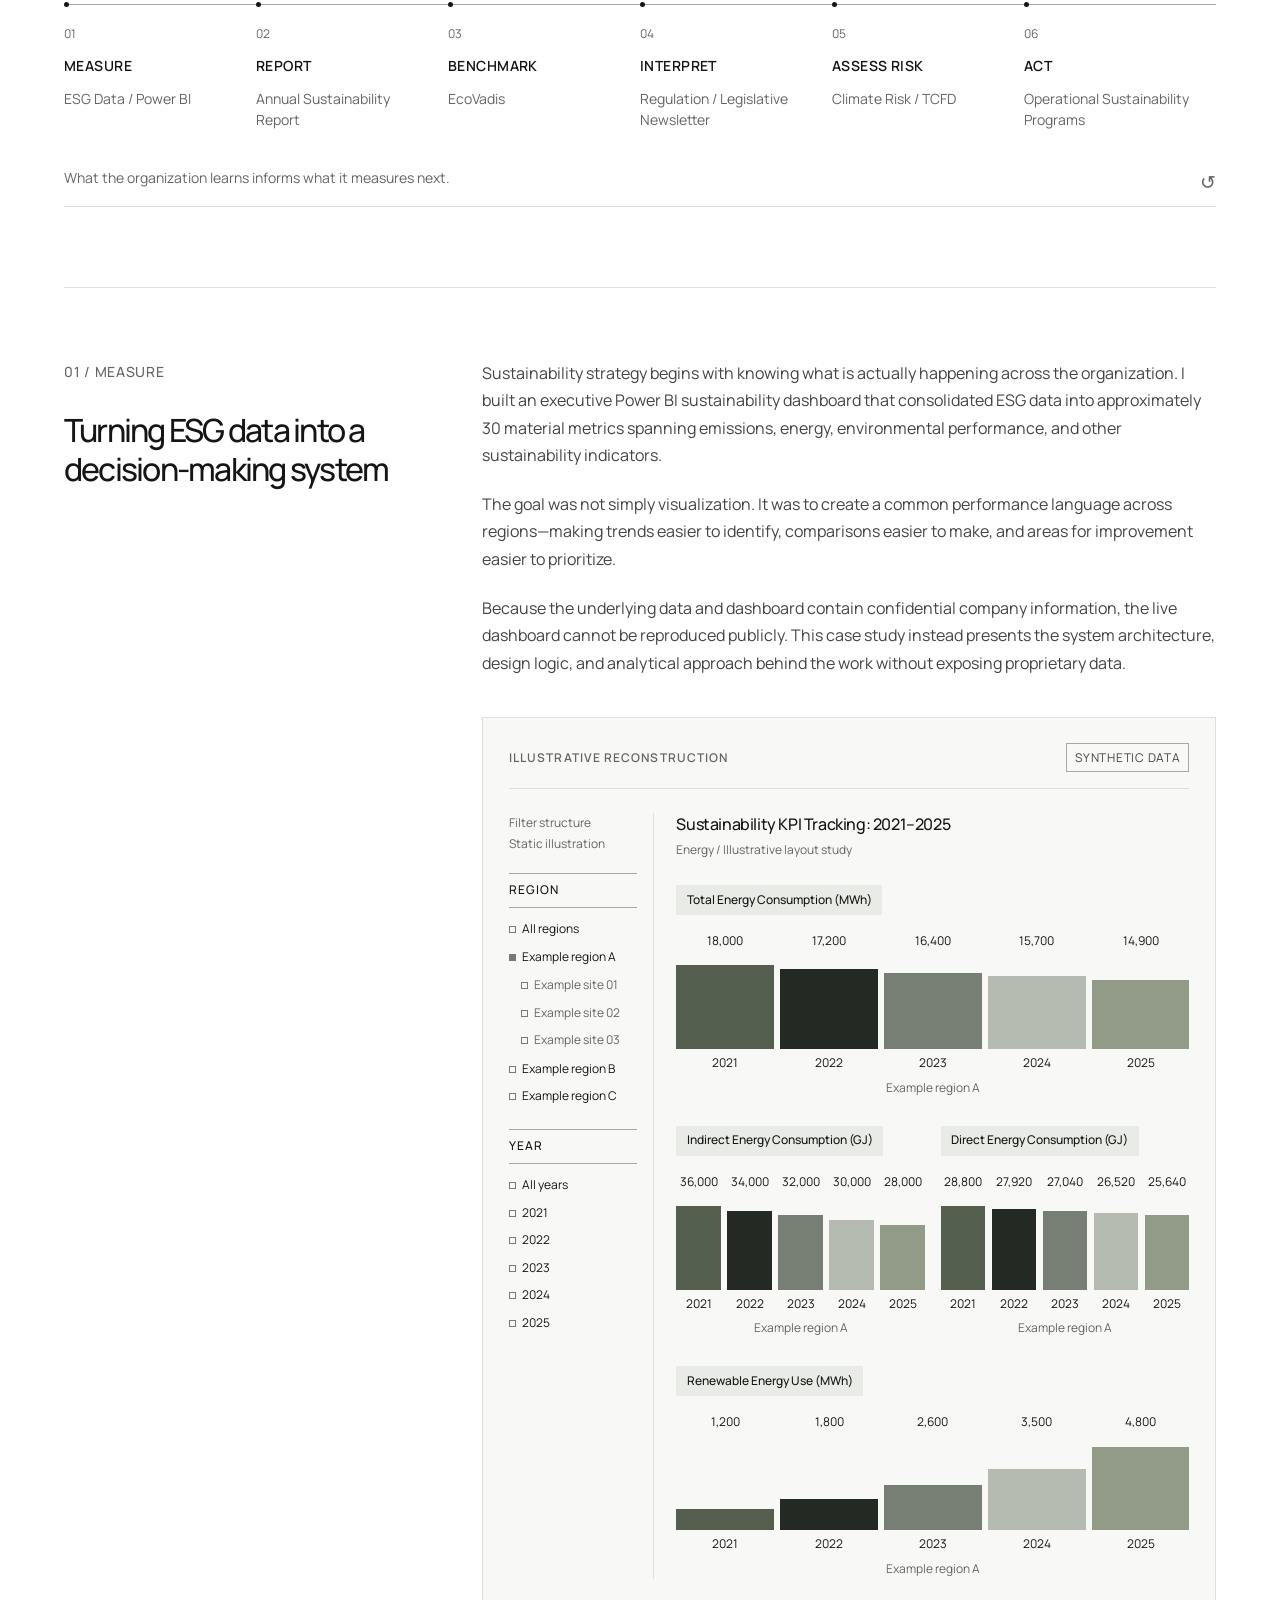
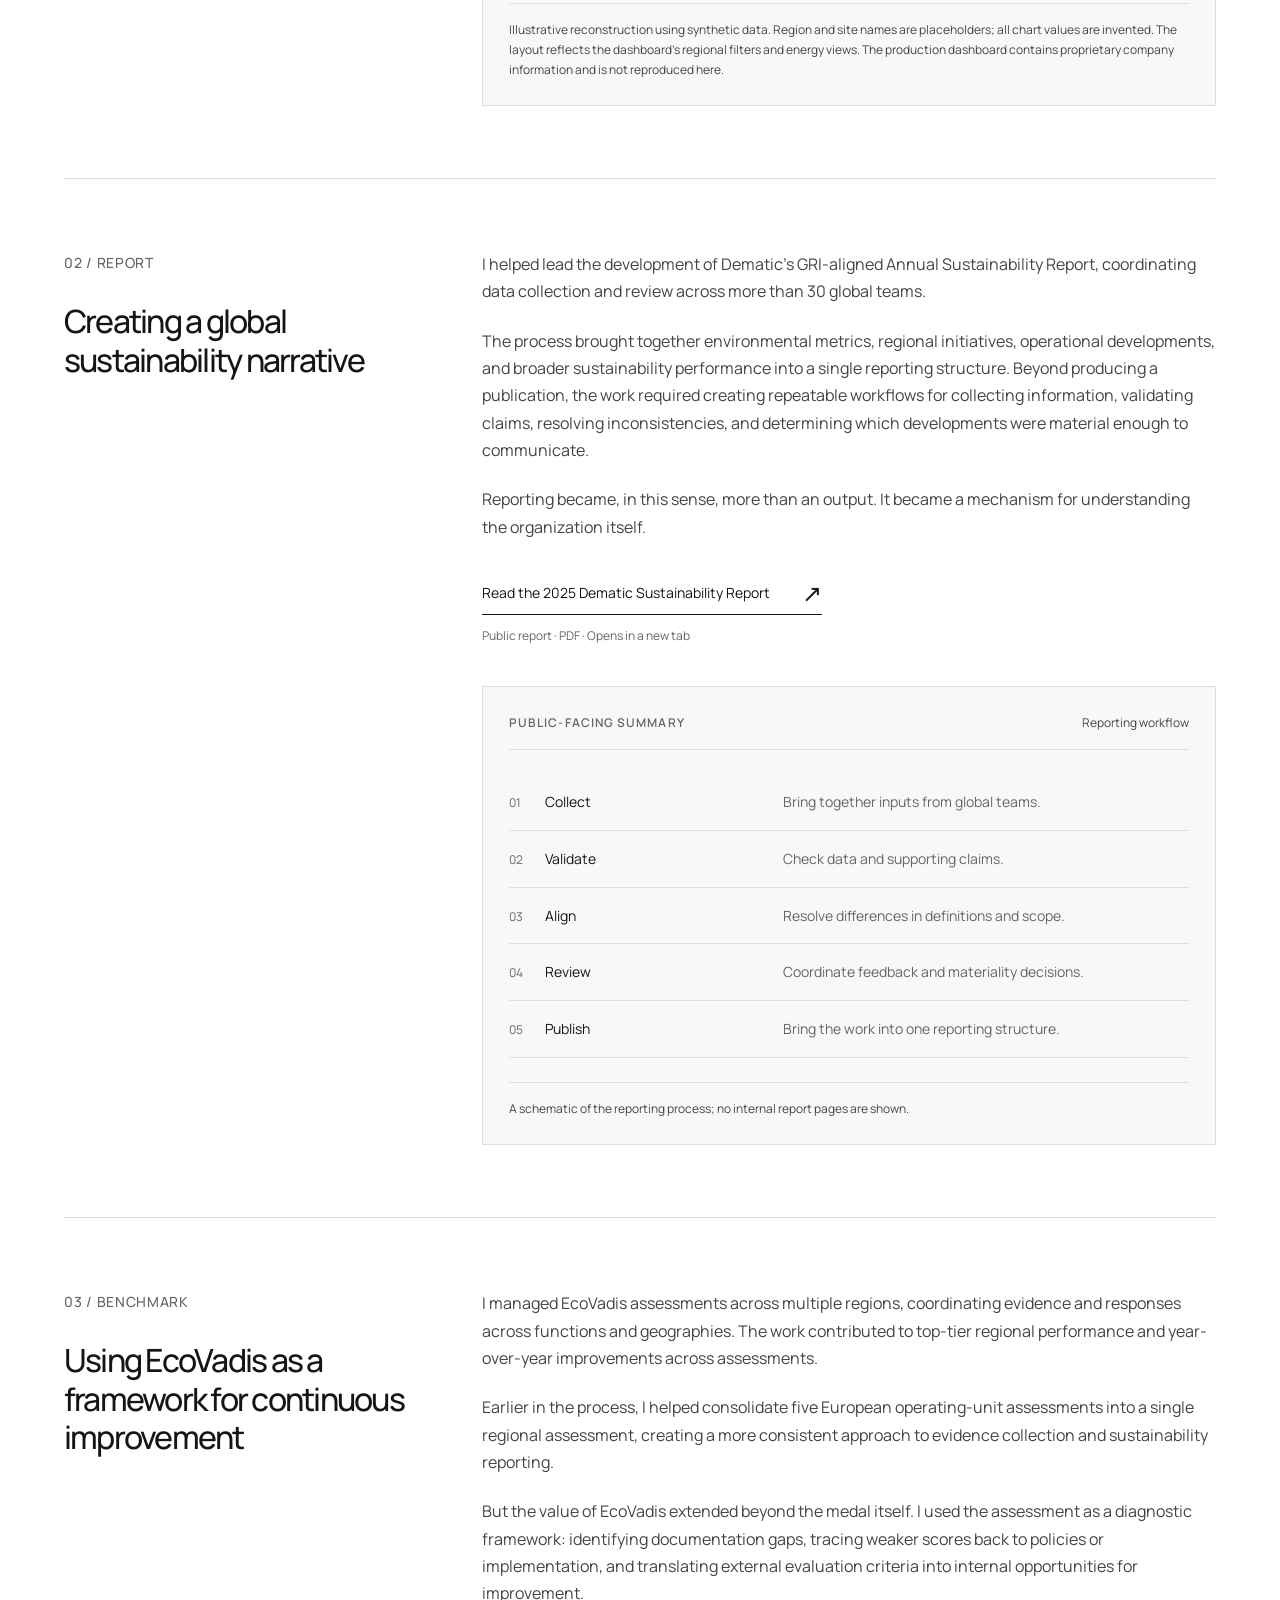
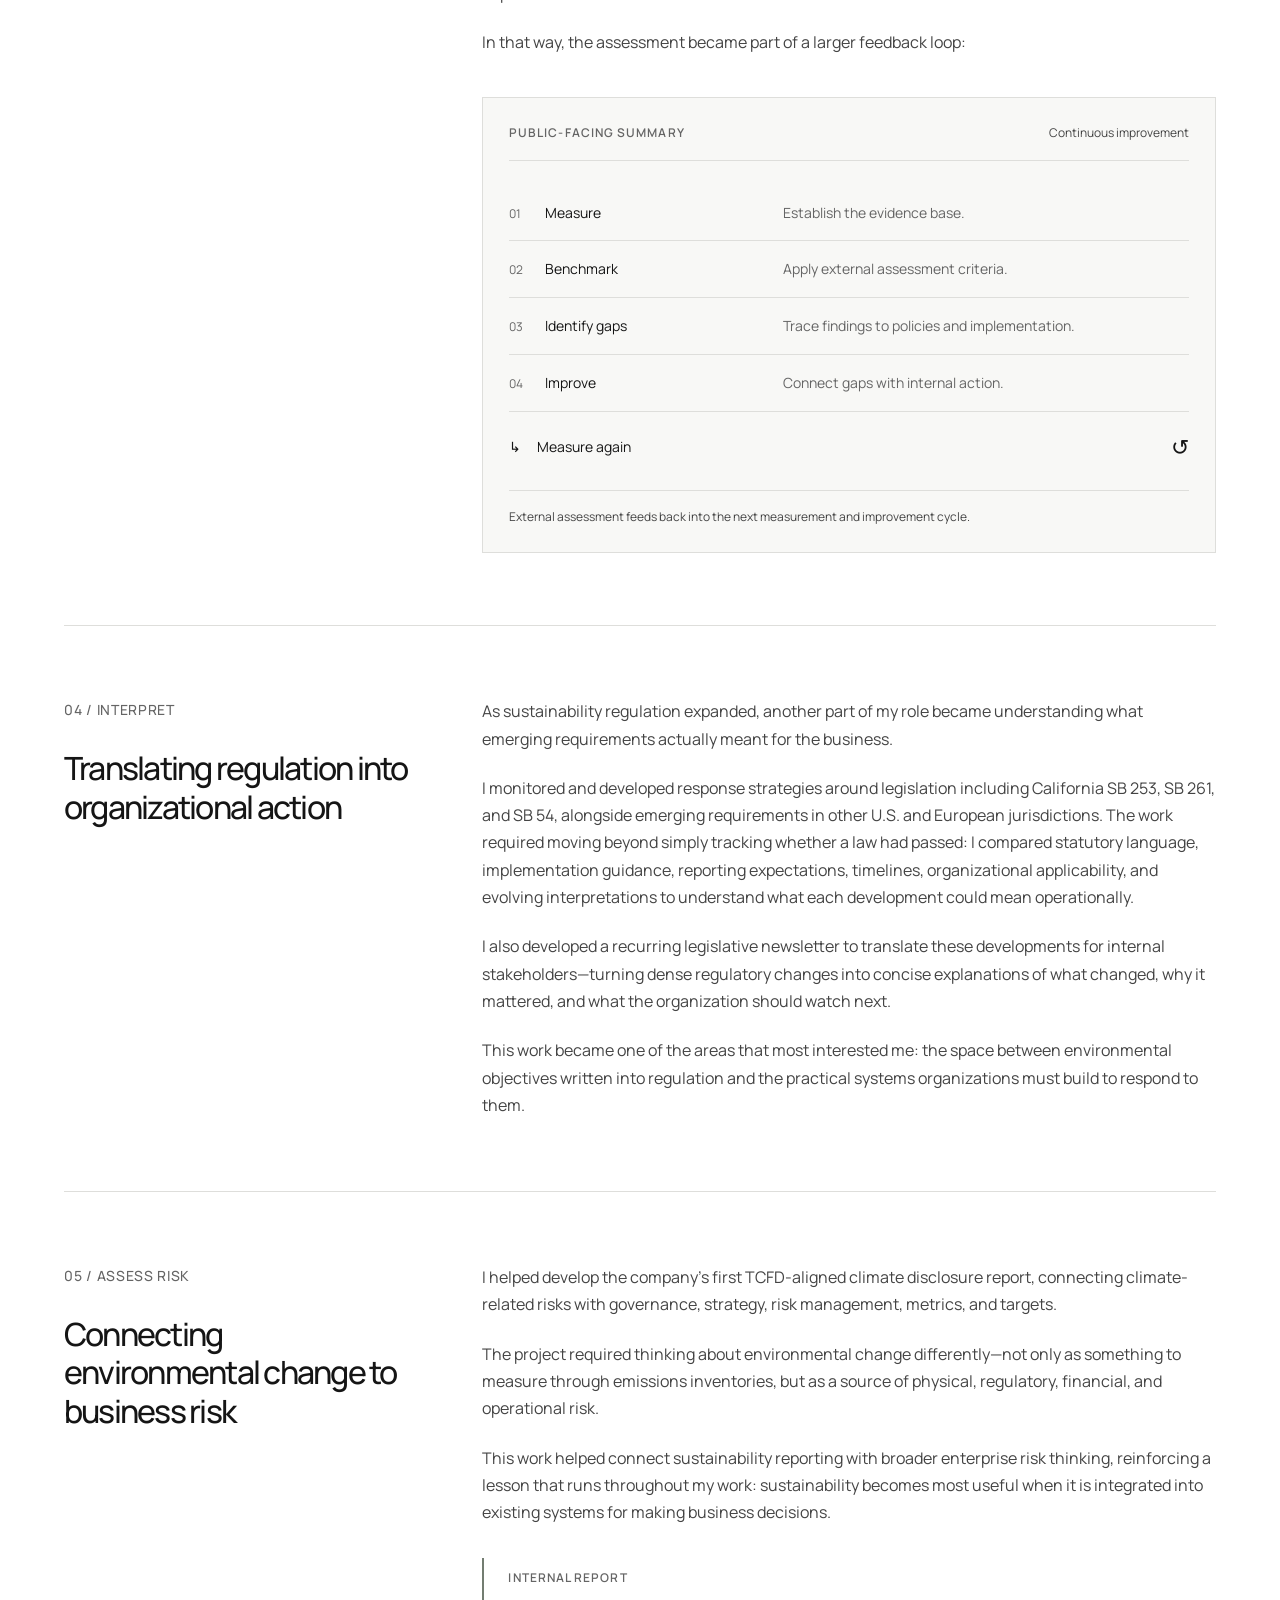
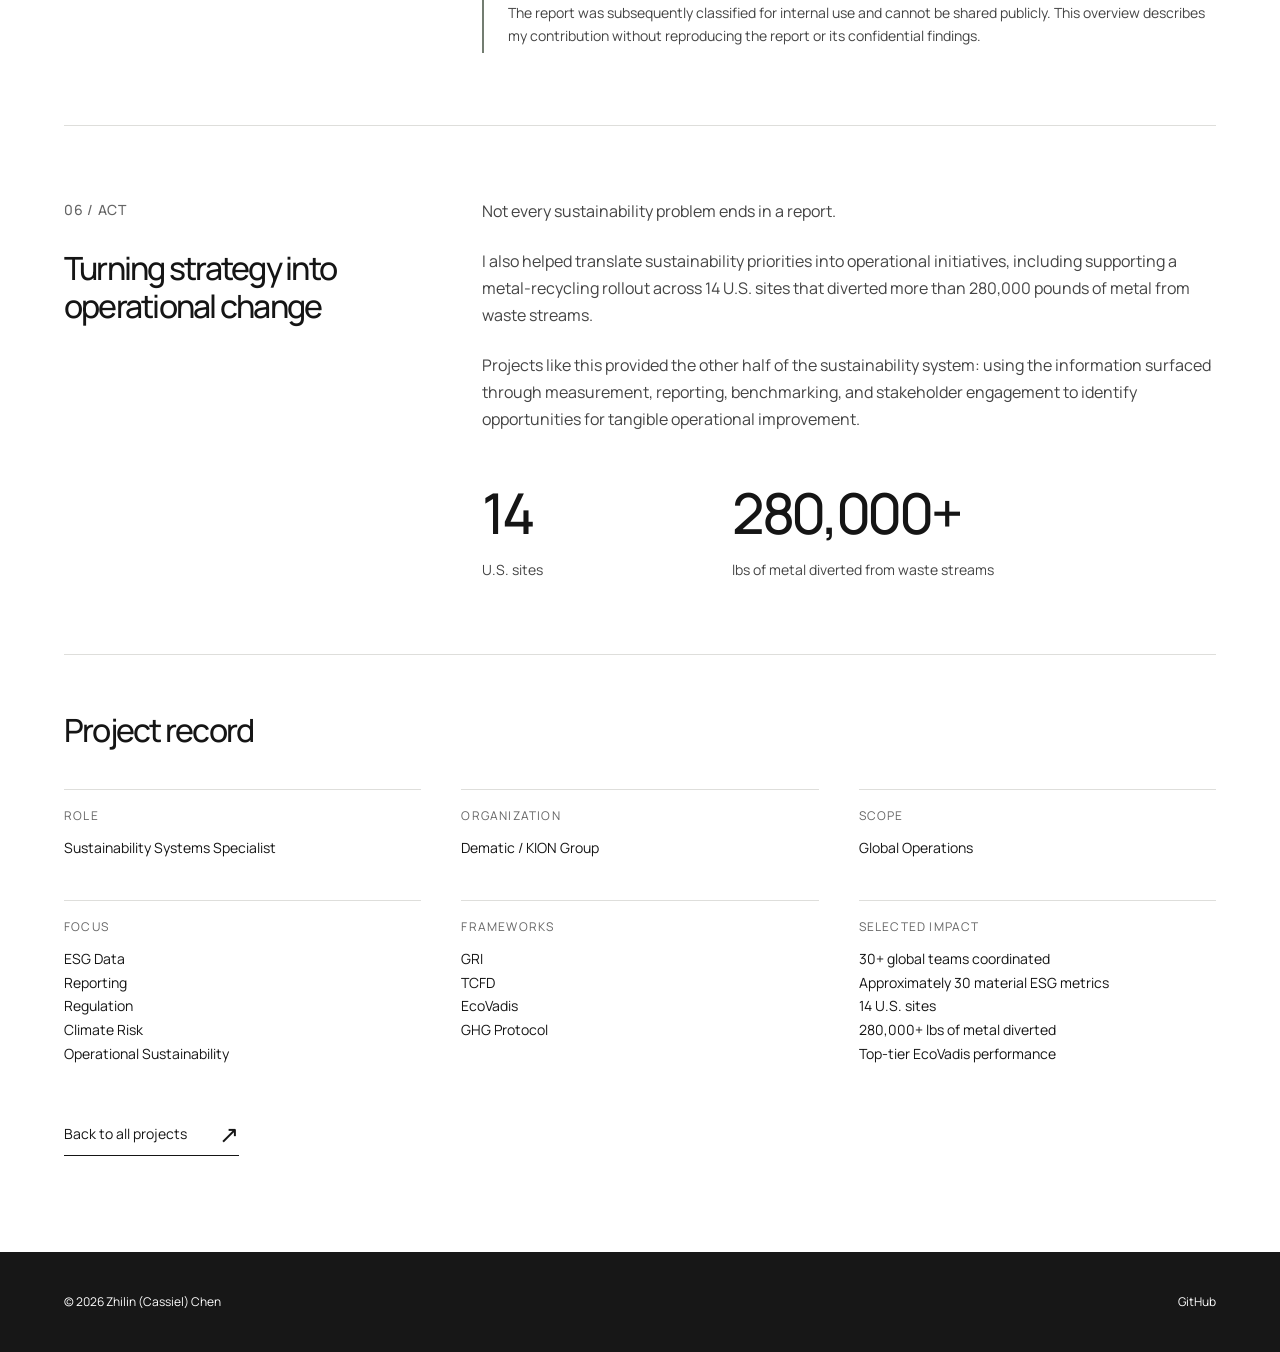
<file: projects/ecovadis.html>
<!DOCTYPE html>
<html lang="en">
<head>
  <meta charset="UTF-8" />
  <meta name="viewport" content="width=device-width, initial-scale=1.0" />
  <title>Building Sustainability Into the System — Zhilin (Cassiel) Chen</title>
  <meta name="description" content="An integrated case study of corporate sustainability at Dematic: ESG data, reporting, EcoVadis, regulation, climate risk, and operational programs." />
  <link rel="preconnect" href="https://fonts.googleapis.com" />
  <link rel="preconnect" href="https://fonts.gstatic.com" crossorigin />
  <link href="https://fonts.googleapis.com/css2?family=Manrope:wght@400;500;600;700;800&display=swap" rel="stylesheet" />
  <link rel="stylesheet" href="../css/style.css" />
</head>
<body>

  <!-- Navigation -->
  <a class="skip-link" href="#main-content">Skip to content</a>
  <nav class="site-nav" aria-label="Main navigation">
    <a href="../index.html" class="site-nav__logo" aria-label="Zhilin Cassiel Chen — Home">CASSIEL CHEN<span class="brand-dot" aria-hidden="true">.</span>
</a>
    <ul class="site-nav__links">
      <li>
<a href="../index.html">Home</a>
</li>
      <li>
<a href="../projects.html" class="active">Projects</a>
</li>
      <li>
<a href="../publications.html">Publications</a>
</li>
      <li>
<a href="../experiences.html">Experiences</a>
</li>
      <li>
<a href="../contact.html">Contact</a>
</li>
    </ul>
  </nav>

  <main class="page-wrapper dematic-case" id="main-content">
    <article aria-labelledby="case-title">
      <header class="case-hero">
        <p class="project-breadcrumb">
<a href="../projects.html">Projects</a> <span aria-hidden="true">/</span> Corporate Sustainability</p>
        <p class="label">Corporate Sustainability</p>
        <h1 id="case-title">Building Sustainability<br>Into the System</h1>
        <p class="case-deck">From reporting and ESG data to regulatory interpretation and operational programs, my work at Dematic has focused on building the systems that turn sustainability commitments into something measurable, repeatable, and actionable.</p>
        <dl class="case-hero-meta">
<div>
<dt>Role</dt>
<dd>Sustainability Systems Specialist</dd>
</div>
<div>
<dt>Organization</dt>
<dd>Dematic / KION Group</dd>
</div>
<div>
<dt>Scope</dt>
<dd>Global Operations</dd>
</div>
</dl>
      </header>
      <section class="case-thesis" aria-labelledby="thesis-title">
        <h2 id="thesis-title">One connected<br>body of work.</h2>
        <div class="case-prose">
<p>My work in corporate sustainability began with individual assignments—an EcoVadis assessment, a reporting request, a new piece of legislation to understand. Over time, however, I came to see these efforts less as separate projects and more as parts of the same challenge: how do you build a sustainability strategy that actually works across a global organization?</p>
<p>At Dematic, my work as a Sustainability Systems Specialist has centered on building and connecting those pieces. I have worked across sustainability reporting, ESG performance measurement, regulatory interpretation, climate risk, operational initiatives, and external assessments—translating information from across the organization into systems that can support decisions and action.</p>
<p class="thesis-close">The result is less a single deliverable than an evolving sustainability infrastructure: one designed to measure performance, understand expectations, identify gaps, coordinate responses, and continuously improve.</p>
</div>
      </section>
      <aside class="case-confidentiality" aria-label="Portfolio confidentiality">
<span class="label">Confidential work / Public-facing summary</span>
<p>Certain work shown in this case study has been abstracted or reconstructed to protect proprietary company information. Illustrative visuals use synthetic data and preserve the structure and design intent of the original work without reproducing confidential content.</p>
</aside>
      <nav class="case-system" aria-label="Explore the sustainability system">
<p class="label">Six connected areas / Explore the work</p>
<ol>
<li>
<a href="#measure">
<span class="system-number">01</span>
<strong>Measure</strong>
<span>ESG Data / Power BI</span>
</a>
</li>
<li>
<a href="#report">
<span class="system-number">02</span>
<strong>Report</strong>
<span>Annual Sustainability Report</span>
</a>
</li>
<li>
<a href="#benchmark">
<span class="system-number">03</span>
<strong>Benchmark</strong>
<span>EcoVadis</span>
</a>
</li>
<li>
<a href="#interpret">
<span class="system-number">04</span>
<strong>Interpret</strong>
<span>Regulation / Legislative Newsletter</span>
</a>
</li>
<li>
<a href="#assess-risk">
<span class="system-number">05</span>
<strong>Assess Risk</strong>
<span>Climate Risk / TCFD</span>
</a>
</li>
<li>
<a href="#act">
<span class="system-number">06</span>
<strong>Act</strong>
<span>Operational Sustainability Programs</span>
</a>
</li>
</ol>
<p class="system-return">What the organization learns informs what it measures next. <span aria-hidden="true">↺</span>
</p>
</nav>
<section class="case-chapter" id="measure" aria-labelledby="measure-title" tabindex="-1">
<div class="chapter-heading">
<h2 id="measure-title">01 / Measure</h2>
<h3>Turning ESG data into a decision-making system</h3>
</div>
<div class="chapter-content">
<div class="case-prose">
<p>Sustainability strategy begins with knowing what is actually happening across the organization. I built an executive Power BI sustainability dashboard that consolidated ESG data into approximately 30 material metrics spanning emissions, energy, environmental performance, and other sustainability indicators.</p>
<p>The goal was not simply visualization. It was to create a common performance language across regions—making trends easier to identify, comparisons easier to make, and areas for improvement easier to prioritize.</p>
<p>Because the underlying data and dashboard contain confidential company information, the live dashboard cannot be reproduced publicly. This case study instead presents the system architecture, design logic, and analytical approach behind the work without exposing proprietary data.</p>
</div>
<figure class="case-artifact case-dashboard energy-dashboard">
<div class="artifact-heading">
<span class="label">Illustrative reconstruction</span>
<span class="artifact-label">Synthetic data</span>
</div>
<div class="energy-layout">
<aside class="energy-sidebar" aria-label="Illustrative filter structure; not interactive">
<p class="energy-filter-note">Filter structure<br>Static illustration</p>
<h4>Region</h4>
<ul>
<li>All regions</li>
<li class="sample-selected">Example region A<ul>
<li>Example site 01</li>
<li>Example site 02</li>
<li>Example site 03</li>
</ul>
</li>
<li>Example region B</li>
<li>Example region C</li>
</ul>
<h4>Year</h4>
<ul>
<li>All years</li>
<li>2021</li>
<li>2022</li>
<li>2023</li>
<li>2024</li>
<li>2025</li>
</ul>
</aside>
<div class="energy-main">
<div class="dashboard-title">
<h4>Sustainability KPI Tracking: 2021–2025</h4>
<p>Energy / Illustrative layout study</p>
</div>
<div class="energy-charts">
<div class="energy-chart energy-chart--wide">
<h4>Total Energy Consumption (MWh)</h4>
<div class="energy-bars" role="img" aria-label="Synthetic Total Energy Consumption: 2021 18000 MWh, 2022 17200 MWh, 2023 16400 MWh, 2024 15700 MWh, 2025 14900 MWh. Not company data.">
<div>
<span>18,000</span>
<i style="--bar:86.96%" aria-hidden="true">
</i>
<small>2021</small>
</div>
<div>
<span>17,200</span>
<i style="--bar:83.09%" aria-hidden="true">
</i>
<small>2022</small>
</div>
<div>
<span>16,400</span>
<i style="--bar:79.23%" aria-hidden="true">
</i>
<small>2023</small>
</div>
<div>
<span>15,700</span>
<i style="--bar:75.85%" aria-hidden="true">
</i>
<small>2024</small>
</div>
<div>
<span>14,900</span>
<i style="--bar:71.98%" aria-hidden="true">
</i>
<small>2025</small>
</div>
</div>
<p class="energy-chart-region">Example region A</p>
</div>
<div class="energy-chart">
<h4>Indirect Energy Consumption (GJ)</h4>
<div class="energy-bars" role="img" aria-label="Synthetic Indirect Energy Consumption: 2021 36000 GJ, 2022 34000 GJ, 2023 32000 GJ, 2024 30000 GJ, 2025 28000 GJ. Not company data.">
<div>
<span>36,000</span>
<i style="--bar:86.96%" aria-hidden="true">
</i>
<small>2021</small>
</div>
<div>
<span>34,000</span>
<i style="--bar:82.13%" aria-hidden="true">
</i>
<small>2022</small>
</div>
<div>
<span>32,000</span>
<i style="--bar:77.29%" aria-hidden="true">
</i>
<small>2023</small>
</div>
<div>
<span>30,000</span>
<i style="--bar:72.46%" aria-hidden="true">
</i>
<small>2024</small>
</div>
<div>
<span>28,000</span>
<i style="--bar:67.63%" aria-hidden="true">
</i>
<small>2025</small>
</div>
</div>
<p class="energy-chart-region">Example region A</p>
</div>
<div class="energy-chart">
<h4>Direct Energy Consumption (GJ)</h4>
<div class="energy-bars" role="img" aria-label="Synthetic Direct Energy Consumption: 2021 28800 GJ, 2022 27920 GJ, 2023 27040 GJ, 2024 26520 GJ, 2025 25640 GJ. Not company data.">
<div>
<span>28,800</span>
<i style="--bar:86.96%" aria-hidden="true">
</i>
<small>2021</small>
</div>
<div>
<span>27,920</span>
<i style="--bar:84.30%" aria-hidden="true">
</i>
<small>2022</small>
</div>
<div>
<span>27,040</span>
<i style="--bar:81.64%" aria-hidden="true">
</i>
<small>2023</small>
</div>
<div>
<span>26,520</span>
<i style="--bar:80.07%" aria-hidden="true">
</i>
<small>2024</small>
</div>
<div>
<span>25,640</span>
<i style="--bar:77.42%" aria-hidden="true">
</i>
<small>2025</small>
</div>
</div>
<p class="energy-chart-region">Example region A</p>
</div>
<div class="energy-chart energy-chart--wide">
<h4>Renewable Energy Use (MWh)</h4>
<div class="energy-bars" role="img" aria-label="Synthetic Renewable Energy Use: 2021 1200 MWh, 2022 1800 MWh, 2023 2600 MWh, 2024 3500 MWh, 2025 4800 MWh. Not company data.">
<div>
<span>1,200</span>
<i style="--bar:21.74%" aria-hidden="true">
</i>
<small>2021</small>
</div>
<div>
<span>1,800</span>
<i style="--bar:32.61%" aria-hidden="true">
</i>
<small>2022</small>
</div>
<div>
<span>2,600</span>
<i style="--bar:47.10%" aria-hidden="true">
</i>
<small>2023</small>
</div>
<div>
<span>3,500</span>
<i style="--bar:63.41%" aria-hidden="true">
</i>
<small>2024</small>
</div>
<div>
<span>4,800</span>
<i style="--bar:86.96%" aria-hidden="true">
</i>
<small>2025</small>
</div>
</div>
<p class="energy-chart-region">Example region A</p>
</div>
</div>
</div>
</div>
<figcaption>Illustrative reconstruction using synthetic data. Region and site names are placeholders; all chart values are invented. The layout reflects the dashboard’s regional filters and energy views. The production dashboard contains proprietary company information and is not reproduced here.</figcaption>
</figure>
</div>
</section>
<section class="case-chapter" id="report" aria-labelledby="report-title" tabindex="-1">
<div class="chapter-heading">
<h2 id="report-title">02 / Report</h2>
<h3>Creating a global sustainability narrative</h3>
</div>
<div class="chapter-content">
<div class="case-prose">
<p>I helped lead the development of Dematic’s GRI-aligned Annual Sustainability Report, coordinating data collection and review across more than 30 global teams.</p>
<p>The process brought together environmental metrics, regional initiatives, operational developments, and broader sustainability performance into a single reporting structure. Beyond producing a publication, the work required creating repeatable workflows for collecting information, validating claims, resolving inconsistencies, and determining which developments were material enough to communicate.</p>
<p>Reporting became, in this sense, more than an output. It became a mechanism for understanding the organization itself.</p>
</div>
<p class="public-report-link">
<a class="text-link" href="https://www.dematic.com/content/dam/dematic/downloads/ebooks/2025-sustainability-report/188-EB-EN_2025-dematic-annual-sustainability-report.pdf#report" target="_blank" rel="noopener">Read the 2025 Dematic Sustainability Report <span aria-hidden="true">↗</span>
</a>
<span>Public report · PDF · Opens in a new tab</span>
</p>
<figure class="case-artifact">
<div class="artifact-heading">
<span class="label">Public-facing summary</span>
<span>Reporting workflow</span>
</div>
<ol class="case-flow ">
<li>
<span>Collect</span>
<p>Bring together inputs from global teams.</p>
</li>
<li>
<span>Validate</span>
<p>Check data and supporting claims.</p>
</li>
<li>
<span>Align</span>
<p>Resolve differences in definitions and scope.</p>
</li>
<li>
<span>Review</span>
<p>Coordinate feedback and materiality decisions.</p>
</li>
<li>
<span>Publish</span>
<p>Bring the work into one reporting structure.</p>
</li>
</ol>
<figcaption>A schematic of the reporting process; no internal report pages are shown.</figcaption>
</figure>
</div>
</section>
<section class="case-chapter" id="benchmark" aria-labelledby="benchmark-title" tabindex="-1">
<div class="chapter-heading">
<h2 id="benchmark-title">03 / Benchmark</h2>
<h3>Using EcoVadis as a framework for continuous improvement</h3>
</div>
<div class="chapter-content">
<div class="case-prose">
<p>I managed EcoVadis assessments across multiple regions, coordinating evidence and responses across functions and geographies. The work contributed to top-tier regional performance and year-over-year improvements across assessments.</p>
<p>Earlier in the process, I helped consolidate five European operating-unit assessments into a single regional assessment, creating a more consistent approach to evidence collection and sustainability reporting.</p>
<p>But the value of EcoVadis extended beyond the medal itself. I used the assessment as a diagnostic framework: identifying documentation gaps, tracing weaker scores back to policies or implementation, and translating external evaluation criteria into internal opportunities for improvement.</p>
<p>In that way, the assessment became part of a larger feedback loop:</p>
</div>
<figure class="case-artifact case-feedback">
<div class="artifact-heading">
<span class="label">Public-facing summary</span>
<span>Continuous improvement</span>
</div>
<ol class="case-flow ">
<li>
<span>Measure</span>
<p>Establish the evidence base.</p>
</li>
<li>
<span>Benchmark</span>
<p>Apply external assessment criteria.</p>
</li>
<li>
<span>Identify gaps</span>
<p>Trace findings to policies and implementation.</p>
</li>
<li>
<span>Improve</span>
<p>Connect gaps with internal action.</p>
</li>
</ol>
<p class="feedback-return">
<span aria-hidden="true">↳</span> Measure again <span aria-hidden="true">↺</span>
</p>
<figcaption>External assessment feeds back into the next measurement and improvement cycle.</figcaption>
</figure>
</div>
</section>
<section class="case-chapter" id="interpret" aria-labelledby="interpret-title" tabindex="-1">
<div class="chapter-heading">
<h2 id="interpret-title">04 / Interpret</h2>
<h3>Translating regulation into organizational action</h3>
</div>
<div class="chapter-content">
<div class="case-prose">
<p>As sustainability regulation expanded, another part of my role became understanding what emerging requirements actually meant for the business.</p>
<p>I monitored and developed response strategies around legislation including California SB 253, SB 261, and SB 54, alongside emerging requirements in other U.S. and European jurisdictions. The work required moving beyond simply tracking whether a law had passed: I compared statutory language, implementation guidance, reporting expectations, timelines, organizational applicability, and evolving interpretations to understand what each development could mean operationally.</p>
<p>I also developed a recurring legislative newsletter to translate these developments for internal stakeholders—turning dense regulatory changes into concise explanations of what changed, why it mattered, and what the organization should watch next.</p>
<p>This work became one of the areas that most interested me: the space between environmental objectives written into regulation and the practical systems organizations must build to respond to them.</p>
</div>

</div>
</section>
<section class="case-chapter" id="assess-risk" aria-labelledby="assess-risk-title" tabindex="-1">
<div class="chapter-heading">
<h2 id="assess-risk-title">05 / Assess Risk</h2>
<h3>Connecting environmental change to business risk</h3>
</div>
<div class="chapter-content">
<div class="case-prose">
<p>I helped develop the company’s first TCFD-aligned climate disclosure report, connecting climate-related risks with governance, strategy, risk management, metrics, and targets.</p>
<p>The project required thinking about environmental change differently—not only as something to measure through emissions inventories, but as a source of physical, regulatory, financial, and operational risk.</p>
<p>This work helped connect sustainability reporting with broader enterprise risk thinking, reinforcing a lesson that runs throughout my work: sustainability becomes most useful when it is integrated into existing systems for making business decisions.</p>
</div>
<aside class="case-confidentiality tcfd-note" aria-label="Report availability">
<span class="label">Internal report</span>
<p>The report was subsequently classified for internal use and cannot be shared publicly. This overview describes my contribution without reproducing the report or its confidential findings.</p>
</aside>
</div>
</section>
<section class="case-chapter" id="act" aria-labelledby="act-title" tabindex="-1">
<div class="chapter-heading">
<h2 id="act-title">06 / Act</h2>
<h3>Turning strategy into operational change</h3>
</div>
<div class="chapter-content">
<div class="case-prose">
<p>Not every sustainability problem ends in a report.</p>
<p>I also helped translate sustainability priorities into operational initiatives, including supporting a metal-recycling rollout across 14 U.S. sites that diverted more than 280,000 pounds of metal from waste streams.</p>
<p>Projects like this provided the other half of the sustainability system: using the information surfaced through measurement, reporting, benchmarking, and stakeholder engagement to identify opportunities for tangible operational improvement.</p>
</div>
<figure class="case-impact">
<div>
<strong>14</strong>
<span>U.S. sites</span>
</div>
<div>
<strong>280,000+</strong>
<span>lbs of metal diverted from waste streams</span>
</div>
</figure>
</div>
</section>
<section class="case-record" aria-labelledby="record-title">
<h2 id="record-title">Project record</h2>
<dl class="case-record-grid">
<div>
<dt>Role</dt>
<dd>Sustainability Systems Specialist</dd>
</div>
<div>
<dt>Organization</dt>
<dd>Dematic / KION Group</dd>
</div>
<div>
<dt>Scope</dt>
<dd>Global Operations</dd>
</div>
<div>
<dt>Focus</dt>
<dd>ESG Data<br>Reporting<br>Regulation<br>Climate Risk<br>Operational Sustainability</dd>
</div>
<div>
<dt>Frameworks</dt>
<dd>GRI<br>TCFD<br>EcoVadis<br>GHG Protocol</dd>
</div>
<div>
<dt>Selected impact</dt>
<dd>30+ global teams coordinated<br>Approximately 30 material ESG metrics<br>14 U.S. sites<br>280,000+ lbs of metal diverted<br>Top-tier EcoVadis performance</dd>
</div>
</dl>
<a class="text-link" href="../projects.html">Back to all projects <span aria-hidden="true">↗</span>
</a>
</section>
    </article>
  </main>

  <!-- Footer -->
  <footer class="site-footer">
    <p>&copy; 2026 Zhilin (Cassiel) Chen</p>
    <a href="https://github.com/zche124" target="_blank" rel="noopener">GitHub</a>
  </footer>

  <script src="../js/main.js">
</script>
</body>
</html>
</file>
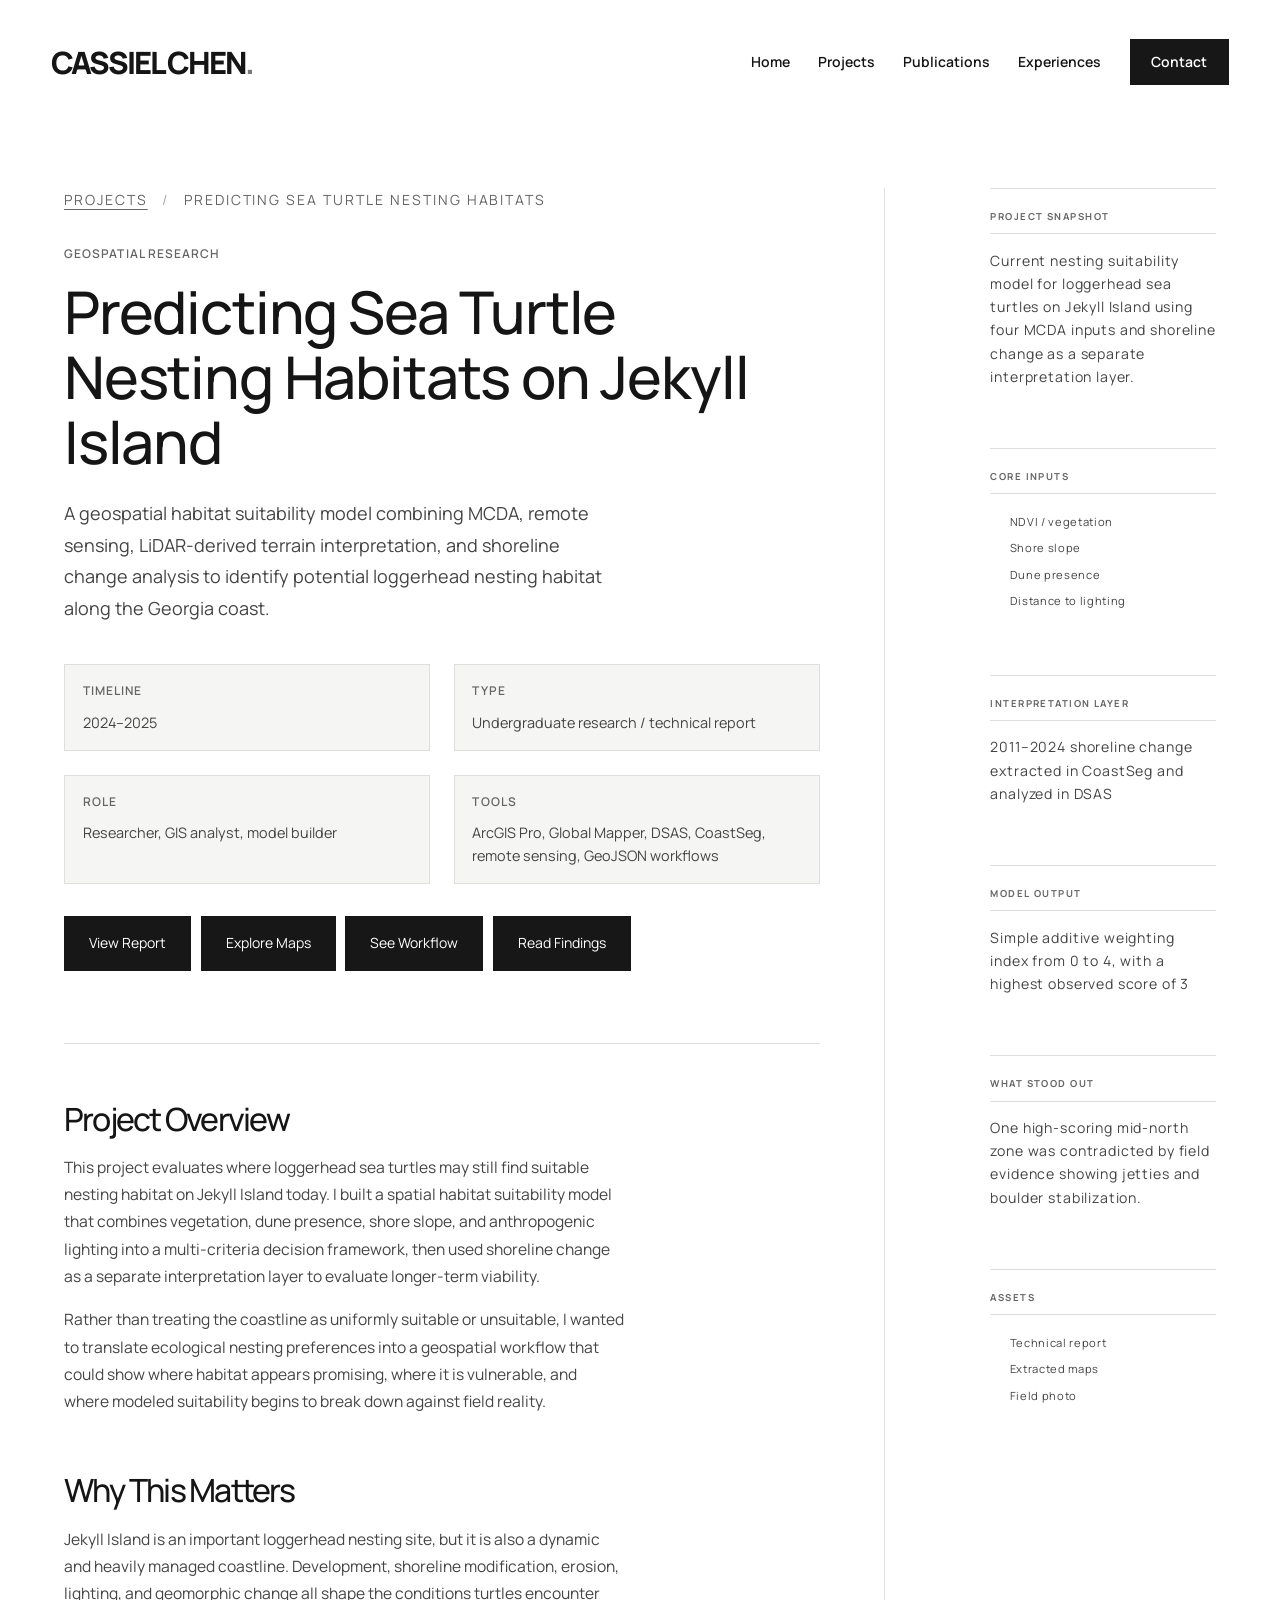
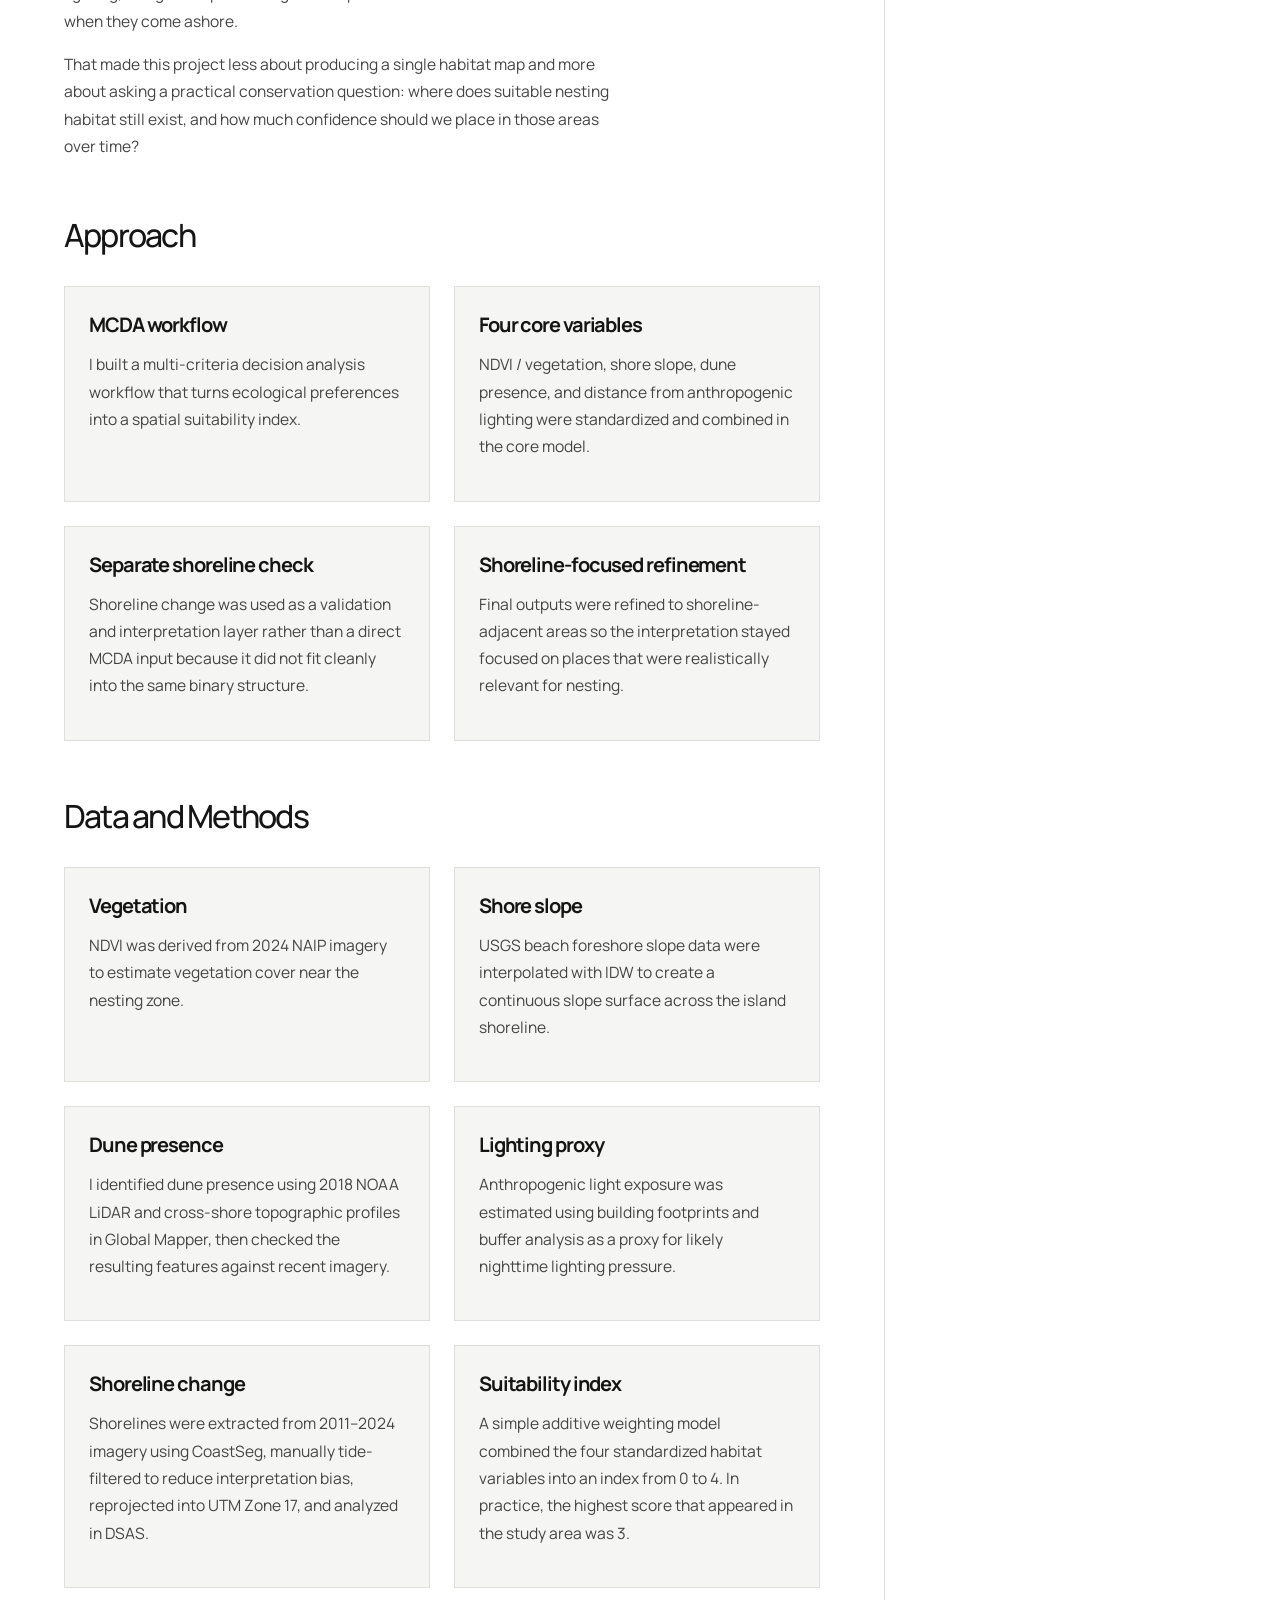
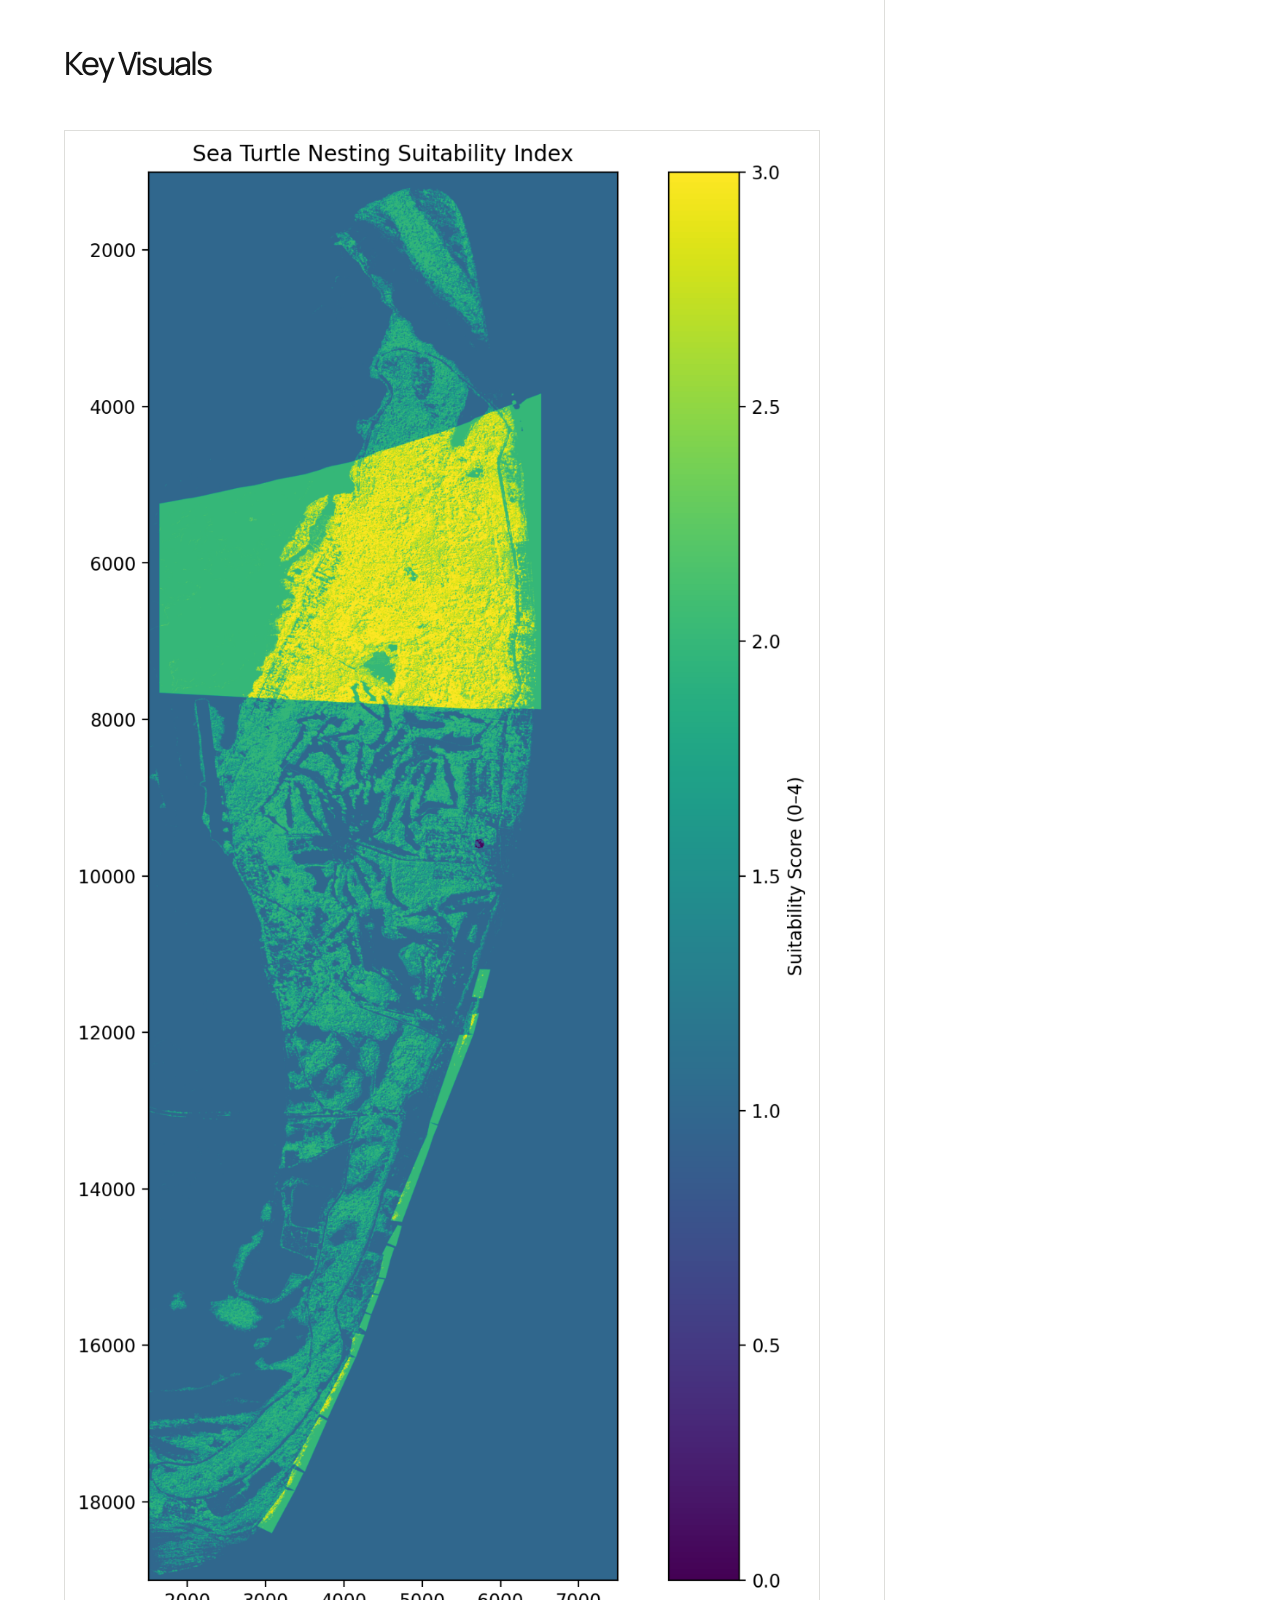
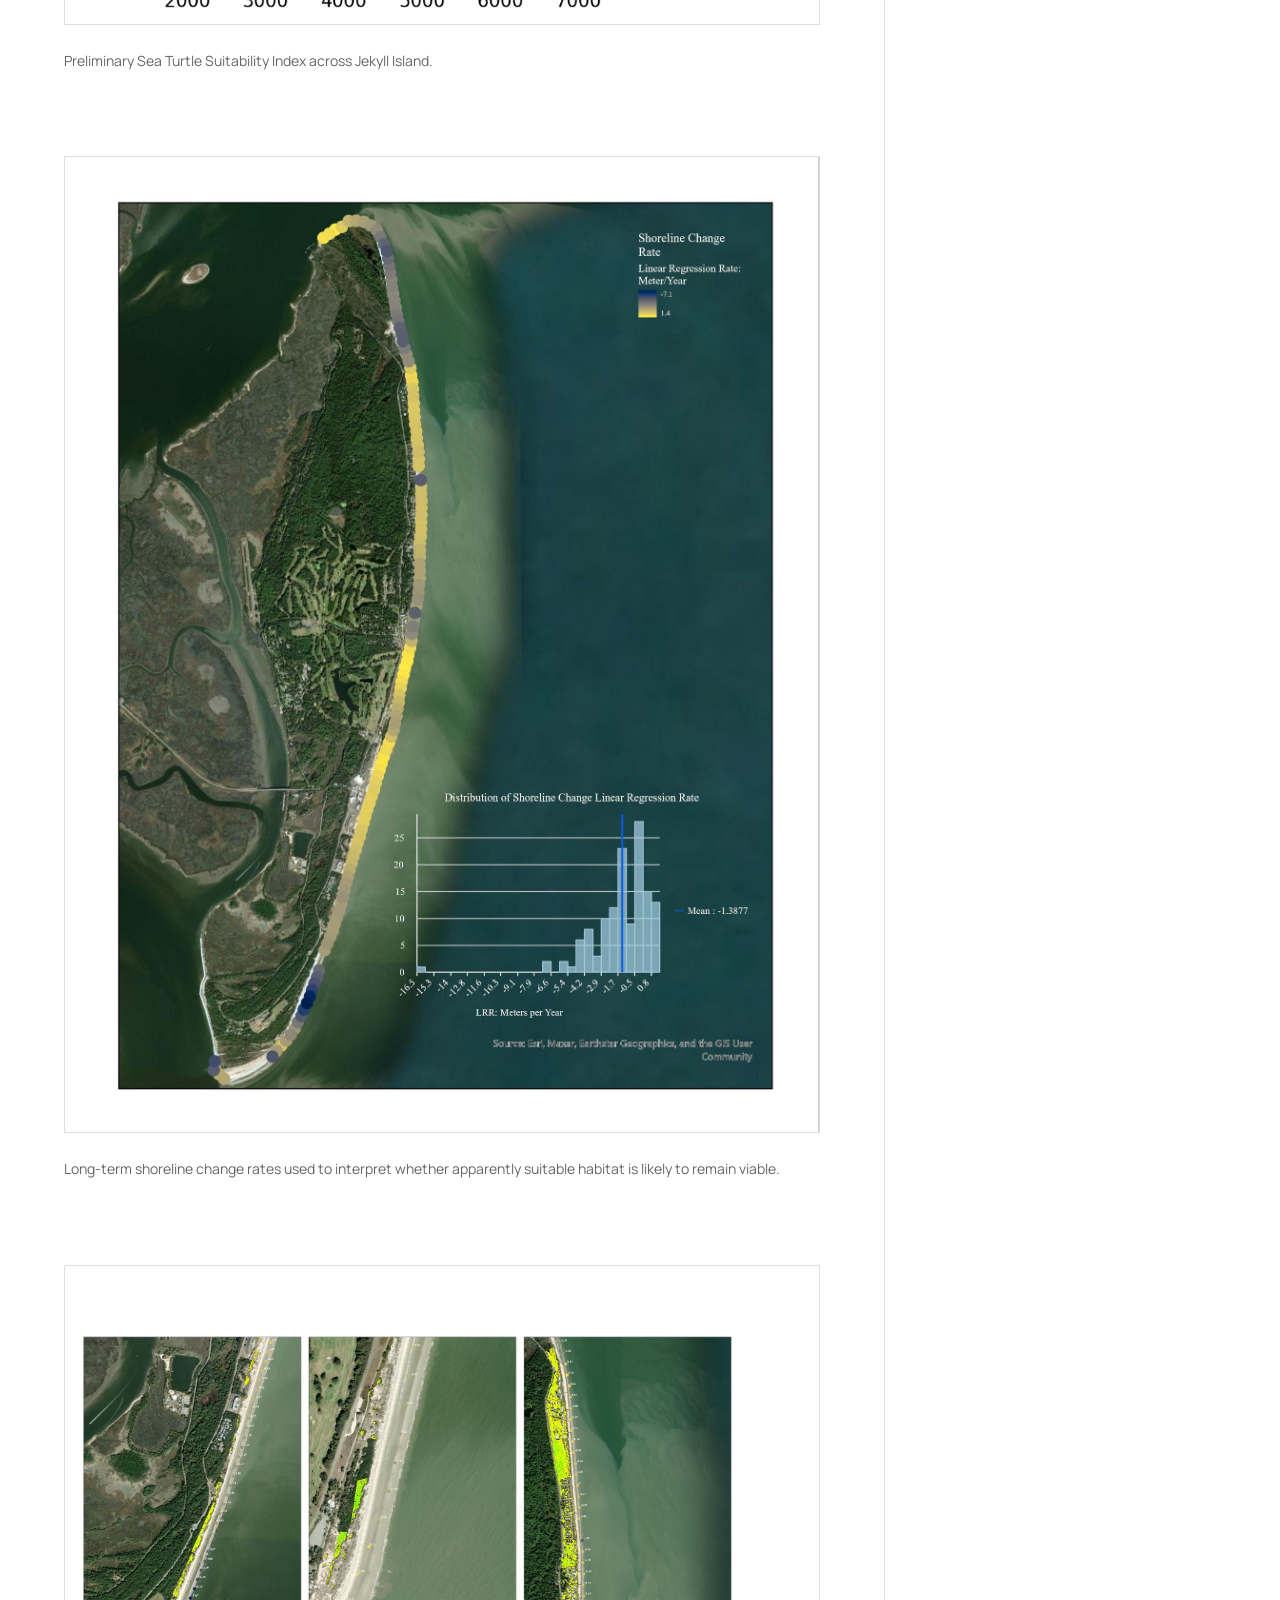
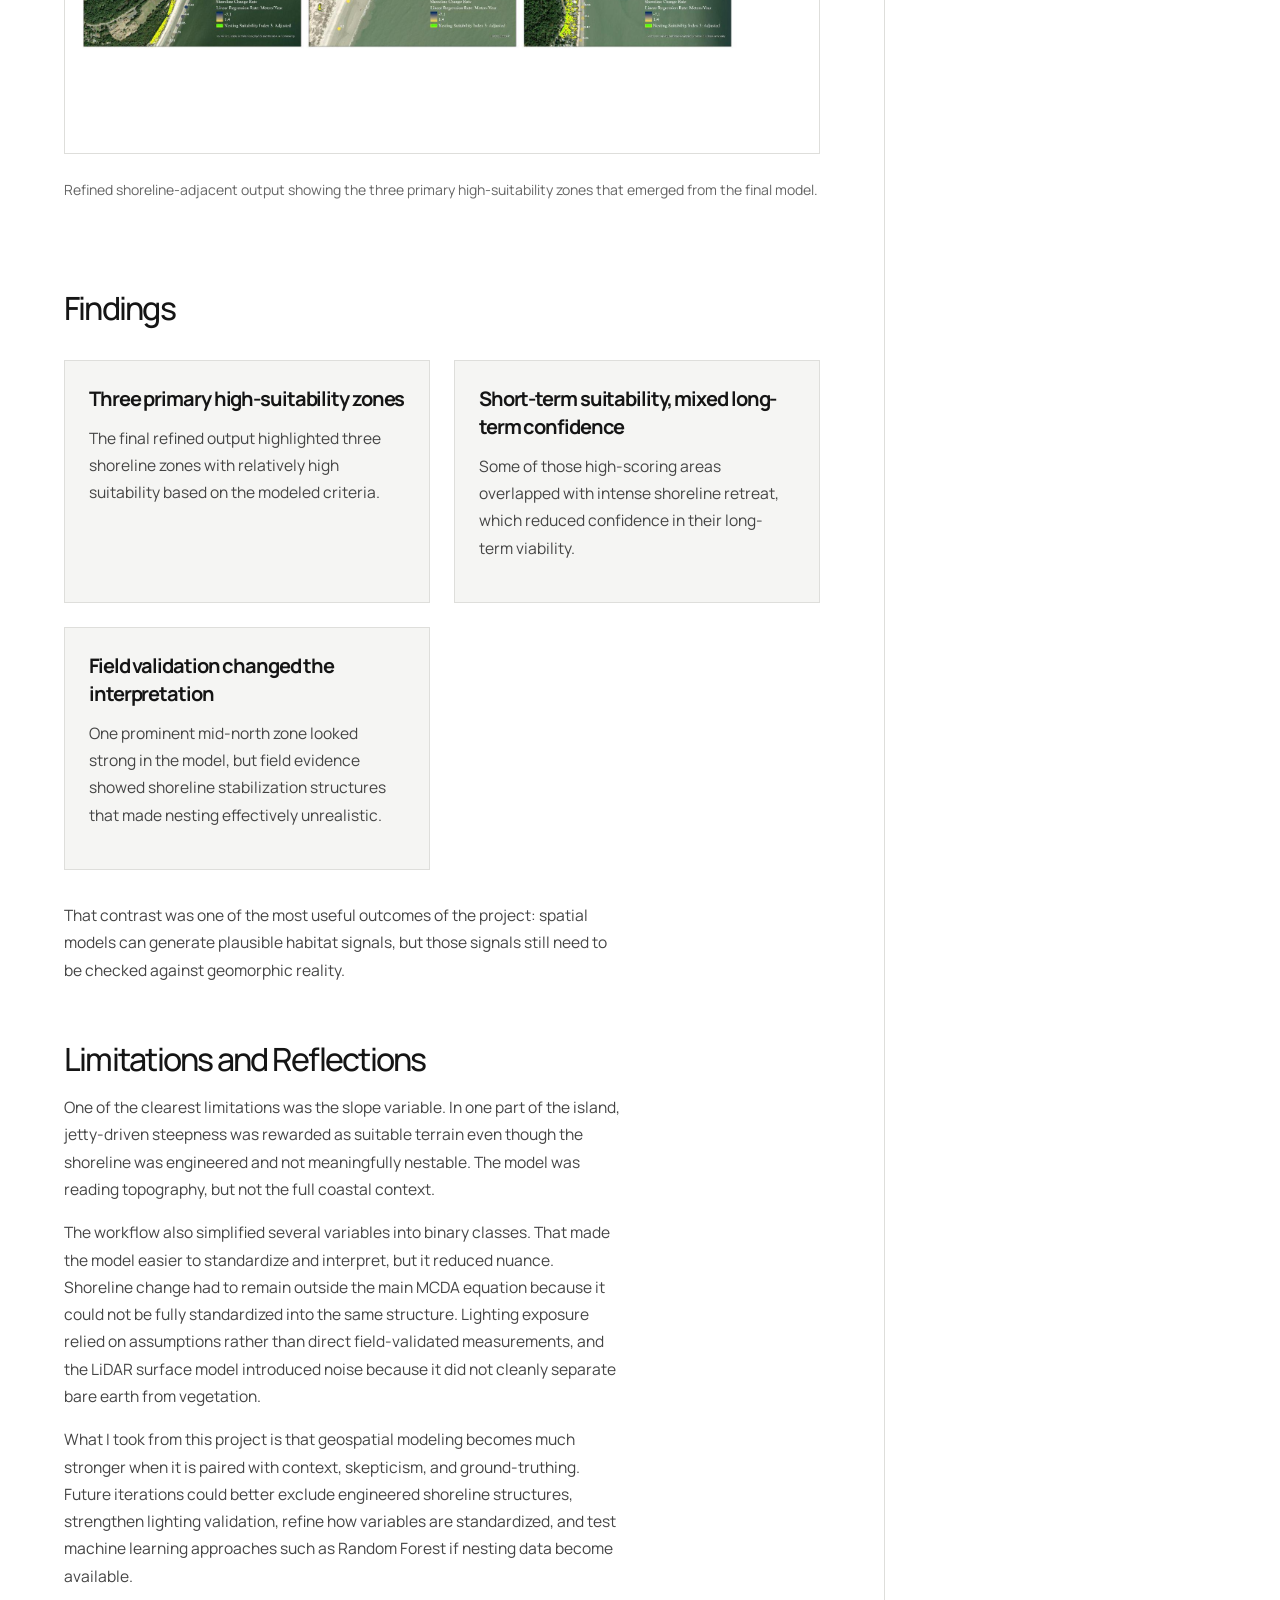
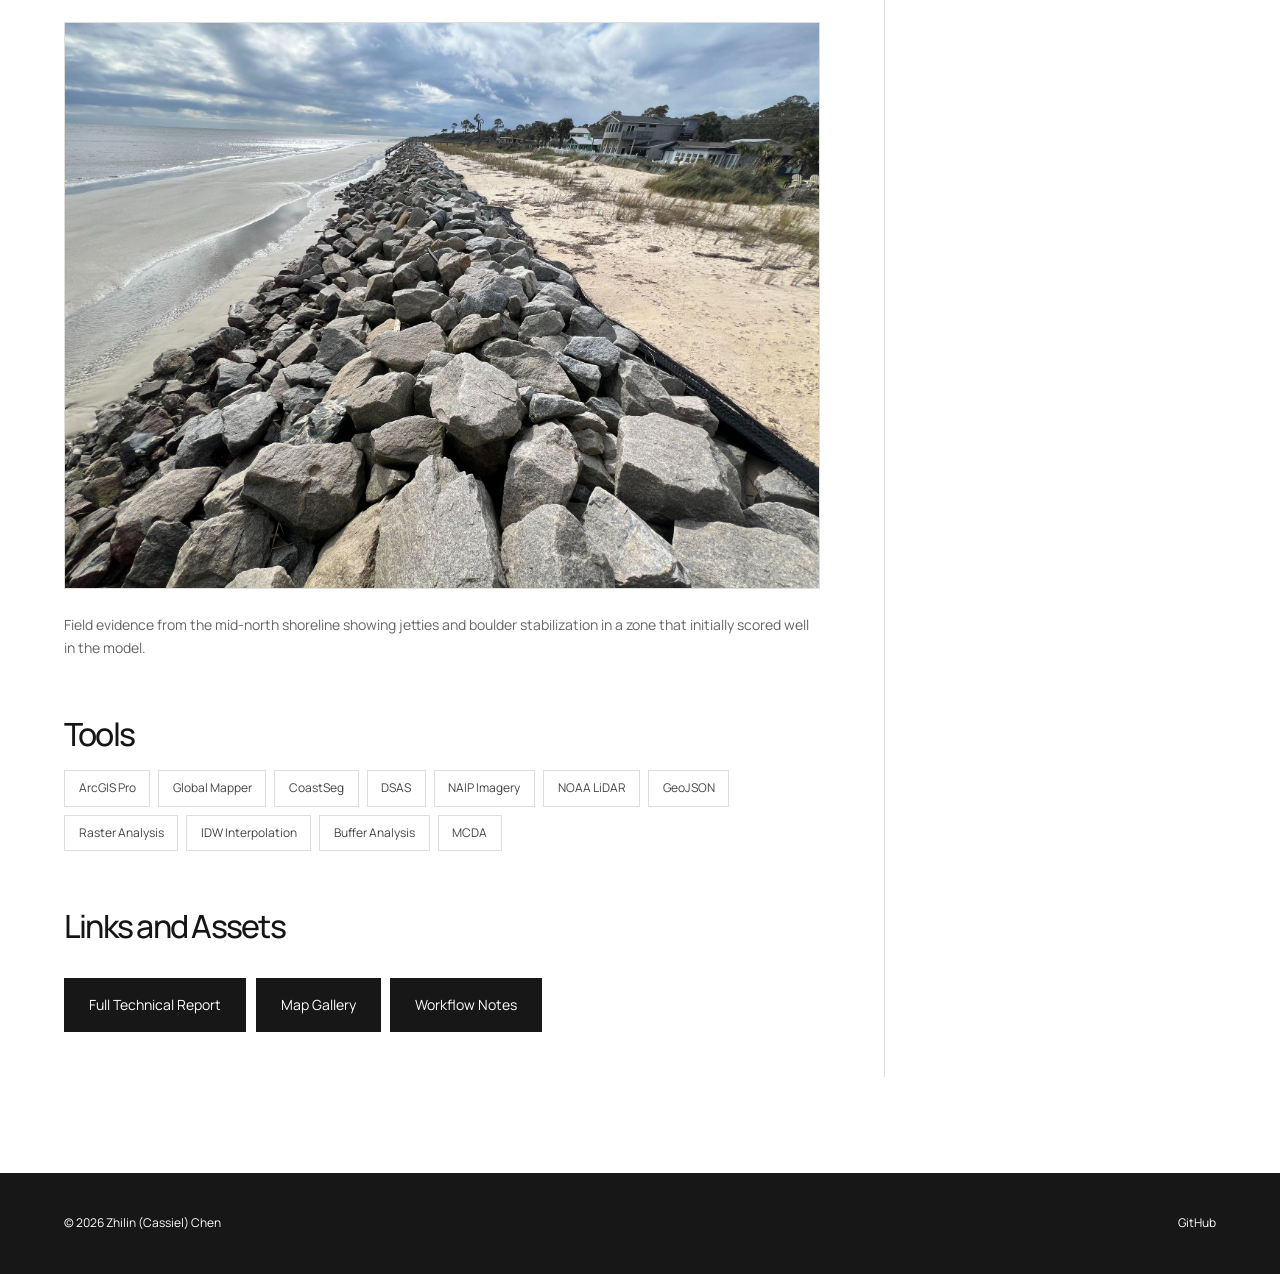
<file: projects/sea-turtle.html>
<!DOCTYPE html>
<html lang="en">
<head>
  <meta charset="UTF-8" />
  <meta name="viewport" content="width=device-width, initial-scale=1.0" />
  <title>Sea Turtle Nesting Habitat — Zhilin (Cassiel) Chen</title>
  <link rel="preconnect" href="https://fonts.googleapis.com" />
  <link rel="preconnect" href="https://fonts.gstatic.com" crossorigin />
  <link href="https://fonts.googleapis.com/css2?family=Manrope:wght@400;500;600;700;800&display=swap" rel="stylesheet" />
  <link rel="stylesheet" href="../css/style.css" />
</head>
<body>

  <!-- Navigation -->
  <a class="skip-link" href="#main-content">Skip to content</a>
  <nav class="site-nav" aria-label="Main navigation">
    <a href="../index.html" class="site-nav__logo" aria-label="Zhilin Cassiel Chen — Home">CASSIEL CHEN<span class="brand-dot" aria-hidden="true">.</span></a>
    <ul class="site-nav__links">
      <li><a href="../index.html">Home</a></li>
      <li><a href="../projects.html">Projects</a></li>
      <li><a href="../publications.html">Publications</a></li>
      <li><a href="../experiences.html">Experiences</a></li>
      <li><a href="../contact.html">Contact</a></li>
    </ul>
  </nav>

  <!-- Main -->
  <main class="page-wrapper" id="main-content">
    <div class="project-detail">

      <!-- Main content -->
      <article class="project-detail__main">

        <p class="project-breadcrumb">
          <a href="../projects.html">Projects</a>
          <span>/</span>
          Predicting Sea Turtle Nesting Habitats
        </p>

        <section class="project-hero">
          <p class="label project-detail__category">Geospatial Research</p>
          <h1 class="project-detail__title">Predicting Sea Turtle Nesting Habitats on Jekyll Island</h1>

          <p class="project-detail__lead">
            A geospatial habitat suitability model combining MCDA, remote sensing,
            LiDAR-derived terrain interpretation, and shoreline change analysis to
            identify potential loggerhead nesting habitat along the Georgia coast.
          </p>

          <div class="project-hero__meta">
            <div class="project-hero__meta-item">
              <span class="label">Timeline</span>
              <p>2024–2025</p>
            </div>
            <div class="project-hero__meta-item">
              <span class="label">Type</span>
              <p>Undergraduate research / technical report</p>
            </div>
            <div class="project-hero__meta-item">
              <span class="label">Role</span>
              <p>Researcher, GIS analyst, model builder</p>
            </div>
            <div class="project-hero__meta-item">
              <span class="label">Tools</span>
              <p>ArcGIS Pro, Global Mapper, DSAS, CoastSeg, remote sensing, GeoJSON workflows</p>
            </div>
          </div>

          <div class="project-link-row">
            <a class="project-link-button" href="../assets/sea-turtle/technical-report.pdf" target="_blank" rel="noopener">View Report</a>
            <a class="project-link-button" href="#visuals">Explore Maps</a>
            <a class="project-link-button" href="#approach">See Workflow</a>
            <a class="project-link-button" href="#findings">Read Findings</a>
          </div>
        </section>

        <div class="project-detail__body">

          <section class="project-section">
            <h2>Project Overview</h2>
            <p>
              This project evaluates where loggerhead sea turtles may still find
              suitable nesting habitat on Jekyll Island today. I built a spatial
              habitat suitability model that combines vegetation, dune presence,
              shore slope, and anthropogenic lighting into a multi-criteria
              decision framework, then used shoreline change as a separate
              interpretation layer to evaluate longer-term viability.
            </p>
            <p>
              Rather than treating the coastline as uniformly suitable or
              unsuitable, I wanted to translate ecological nesting preferences
              into a geospatial workflow that could show where habitat appears
              promising, where it is vulnerable, and where modeled suitability
              begins to break down against field reality.
            </p>
          </section>

          <section class="project-section">
            <h2>Why This Matters</h2>
            <p>
              Jekyll Island is an important loggerhead nesting site, but it is
              also a dynamic and heavily managed coastline. Development,
              shoreline modification, erosion, lighting, and geomorphic change
              all shape the conditions turtles encounter when they come ashore.
            </p>
            <p>
              That made this project less about producing a single habitat map
              and more about asking a practical conservation question: where does
              suitable nesting habitat still exist, and how much confidence
              should we place in those areas over time?
            </p>
          </section>

          <section class="project-section" id="approach">
            <h2>Approach</h2>
            <div class="project-card-grid">
              <div class="project-card">
                <h3>MCDA workflow</h3>
                <p>
                  I built a multi-criteria decision analysis workflow that turns
                  ecological preferences into a spatial suitability index.
                </p>
              </div>
              <div class="project-card">
                <h3>Four core variables</h3>
                <p>
                  NDVI / vegetation, shore slope, dune presence, and distance
                  from anthropogenic lighting were standardized and combined in
                  the core model.
                </p>
              </div>
              <div class="project-card">
                <h3>Separate shoreline check</h3>
                <p>
                  Shoreline change was used as a validation and interpretation
                  layer rather than a direct MCDA input because it did not fit
                  cleanly into the same binary structure.
                </p>
              </div>
              <div class="project-card">
                <h3>Shoreline-focused refinement</h3>
                <p>
                  Final outputs were refined to shoreline-adjacent areas so the
                  interpretation stayed focused on places that were realistically
                  relevant for nesting.
                </p>
              </div>
            </div>
          </section>

          <section class="project-section">
            <h2>Data and Methods</h2>
            <div class="project-method-list">
              <div class="project-method-item">
                <h3>Vegetation</h3>
                <p>
                  NDVI was derived from 2024 NAIP imagery to estimate vegetation
                  cover near the nesting zone.
                </p>
              </div>
              <div class="project-method-item">
                <h3>Shore slope</h3>
                <p>
                  USGS beach foreshore slope data were interpolated with IDW to
                  create a continuous slope surface across the island shoreline.
                </p>
              </div>
              <div class="project-method-item">
                <h3>Dune presence</h3>
                <p>
                  I identified dune presence using 2018 NOAA LiDAR and
                  cross-shore topographic profiles in Global Mapper, then
                  checked the resulting features against recent imagery.
                </p>
              </div>
              <div class="project-method-item">
                <h3>Lighting proxy</h3>
                <p>
                  Anthropogenic light exposure was estimated using building
                  footprints and buffer analysis as a proxy for likely nighttime
                  lighting pressure.
                </p>
              </div>
              <div class="project-method-item">
                <h3>Shoreline change</h3>
                <p>
                  Shorelines were extracted from 2011–2024 imagery using
                  CoastSeg, manually tide-filtered to reduce interpretation
                  bias, reprojected into UTM Zone 17, and analyzed in DSAS.
                </p>
              </div>
              <div class="project-method-item">
                <h3>Suitability index</h3>
                <p>
                  A simple additive weighting model combined the four
                  standardized habitat variables into an index from 0 to 4. In
                  practice, the highest score that appeared in the study area
                  was 3.
                </p>
              </div>
            </div>
          </section>

          <section class="project-section" id="visuals">
            <h2>Key Visuals</h2>
            <div class="project-visual-grid">
              <figure class="project-visual project-visual--wide">
                <img src="../assets/sea-turtle/preliminary-suitability-index.png" alt="Preliminary sea turtle suitability index across Jekyll Island." />
                <figcaption>
                  Preliminary Sea Turtle Suitability Index across Jekyll Island.
                </figcaption>
              </figure>

              <figure class="project-visual project-visual--wide">
                <img src="../assets/sea-turtle/shoreline-change-lrr.jpg" alt="Linear regression shoreline change rate map for Jekyll Island." />
                <figcaption>
                  Long-term shoreline change rates used to interpret whether
                  apparently suitable habitat is likely to remain viable.
                </figcaption>
              </figure>

              <figure class="project-visual project-visual--wide">
                <img src="../assets/sea-turtle/refined-suitability-zones.jpg" alt="Refined shoreline-adjacent habitat suitability zones on Jekyll Island." />
                <figcaption>
                  Refined shoreline-adjacent output showing the three primary
                  high-suitability zones that emerged from the final model.
                </figcaption>
              </figure>
            </div>
          </section>

          <section class="project-section" id="findings">
            <h2>Findings</h2>
            <div class="project-findings">
              <div class="project-finding">
                <h3>Three primary high-suitability zones</h3>
                <p>
                  The final refined output highlighted three shoreline zones
                  with relatively high suitability based on the modeled
                  criteria.
                </p>
              </div>
              <div class="project-finding">
                <h3>Short-term suitability, mixed long-term confidence</h3>
                <p>
                  Some of those high-scoring areas overlapped with intense
                  shoreline retreat, which reduced confidence in their long-term
                  viability.
                </p>
              </div>
              <div class="project-finding">
                <h3>Field validation changed the interpretation</h3>
                <p>
                  One prominent mid-north zone looked strong in the model, but
                  field evidence showed shoreline stabilization structures that
                  made nesting effectively unrealistic.
                </p>
              </div>
            </div>

            <p class="project-section__closing">
              That contrast was one of the most useful outcomes of the project:
              spatial models can generate plausible habitat signals, but those
              signals still need to be checked against geomorphic reality.
            </p>
          </section>

          <section class="project-section">
            <h2>Limitations and Reflections</h2>
            <p>
              One of the clearest limitations was the slope variable. In one
              part of the island, jetty-driven steepness was rewarded as
              suitable terrain even though the shoreline was engineered and not
              meaningfully nestable. The model was reading topography, but not
              the full coastal context.
            </p>
            <p>
              The workflow also simplified several variables into binary
              classes. That made the model easier to standardize and interpret,
              but it reduced nuance. Shoreline change had to remain outside the
              main MCDA equation because it could not be fully standardized into
              the same structure. Lighting exposure relied on assumptions rather
              than direct field-validated measurements, and the LiDAR surface
              model introduced noise because it did not cleanly separate bare
              earth from vegetation.
            </p>
            <p>
              What I took from this project is that geospatial modeling becomes
              much stronger when it is paired with context, skepticism, and
              ground-truthing. Future iterations could better exclude engineered
              shoreline structures, strengthen lighting validation, refine how
              variables are standardized, and test machine learning approaches
              such as Random Forest if nesting data become available.
            </p>

            <figure class="project-visual project-visual--wide">
              <img src="../assets/sea-turtle/jetty-field-photo.jpg" alt="Jetty stabilization structure along the mid-north Jekyll Island shoreline." />
              <figcaption>
                Field evidence from the mid-north shoreline showing jetties and
                boulder stabilization in a zone that initially scored well in
                the model.
              </figcaption>
            </figure>
          </section>

          <section class="project-section">
            <h2>Tools</h2>
            <div class="tag-list project-tag-list">
              <span class="tag">ArcGIS Pro</span>
              <span class="tag">Global Mapper</span>
              <span class="tag">CoastSeg</span>
              <span class="tag">DSAS</span>
              <span class="tag">NAIP Imagery</span>
              <span class="tag">NOAA LiDAR</span>
              <span class="tag">GeoJSON</span>
              <span class="tag">Raster Analysis</span>
              <span class="tag">IDW Interpolation</span>
              <span class="tag">Buffer Analysis</span>
              <span class="tag">MCDA</span>
            </div>
          </section>

          <section class="project-section">
            <h2>Links and Assets</h2>
            <div class="project-link-row">
              <a class="project-link-button" href="../assets/sea-turtle/technical-report.pdf" target="_blank" rel="noopener">Full Technical Report</a>
              <a class="project-link-button" href="#visuals">Map Gallery</a>
              <a class="project-link-button" href="#approach">Workflow Notes</a>
            </div>
          </section>

        </div>
      </article>

      <!-- Sidebar -->
      <aside class="project-detail__sidebar">

        <div class="sidebar-section">
          <h4>Project Snapshot</h4>
          <p class="sidebar-meta">
            Current nesting suitability model for loggerhead sea turtles on
            Jekyll Island using four MCDA inputs and shoreline change as a
            separate interpretation layer.
          </p>
        </div>

        <div class="sidebar-section">
          <h4>Core Inputs</h4>
          <ul>
            <li>NDVI / vegetation</li>
            <li>Shore slope</li>
            <li>Dune presence</li>
            <li>Distance to lighting</li>
          </ul>
        </div>

        <div class="sidebar-section">
          <h4>Interpretation Layer</h4>
          <p class="sidebar-meta">2011–2024 shoreline change extracted in CoastSeg and analyzed in DSAS</p>
        </div>

        <div class="sidebar-section">
          <h4>Model Output</h4>
          <p class="sidebar-meta">Simple additive weighting index from 0 to 4, with a highest observed score of 3</p>
        </div>

        <div class="sidebar-section">
          <h4>What Stood Out</h4>
          <p class="sidebar-meta">
            One high-scoring mid-north zone was contradicted by field evidence
            showing jetties and boulder stabilization.
          </p>
        </div>

        <div class="sidebar-section">
          <h4>Assets</h4>
          <ul>
            <li><a href="../assets/sea-turtle/technical-report.pdf" target="_blank" rel="noopener">Technical report</a></li>
            <li><a href="#visuals">Extracted maps</a></li>
            <li><a href="../assets/sea-turtle/jetty-field-photo.jpg" target="_blank" rel="noopener">Field photo</a></li>
          </ul>
        </div>

      </aside>
    </div>
  </main>

  <!-- Footer -->
  <footer class="site-footer">
    <p>&copy; 2026 Zhilin (Cassiel) Chen</p>
    <a href="https://github.com/zche124" target="_blank" rel="noopener">GitHub</a>
  </footer>

  <script src="../js/main.js"></script>
</body>
</html>
</file>
<file: css/style.css>
/* ============================================================
   ZHILIN (CASSIEL) CHEN — PORTFOLIO
   style.css
   ============================================================ */

/* --- Reset & Base ----------------------------------------- */
*, *::before, *::after {
  box-sizing: border-box;
  margin: 0;
  padding: 0;
}

:root {
  --bg:          #edf3ee;
  --bg-card:     #e2ebe4;
  --bg-tag:      #edf3ee;
  --text:        #1a1a1a;
  --text-light:  #6f7f72;
  --text-mid:    #3f4d42;
  --accent:      #2d5a3d;
  --border:      #c3d2c6;
  --border-dark: #93a896;

  --serif:  'EB Garamond', Georgia, 'Times New Roman', serif;
  --mono:   'Courier New', Courier, monospace;
}

html {
  font-size: 16px;
  scroll-behavior: smooth;
}

body {
  background-color: var(--bg);
  background-image:
    linear-gradient(rgba(237, 243, 238, 0.74), rgba(237, 243, 238, 0.82)),
    url("../assets/contact/contact-background.png");
  background-size: cover;
  background-position: center center;
  background-attachment: fixed;
  color: var(--text);
  font-family: var(--serif);
  font-size: 1rem;
  line-height: 1.65;
  -webkit-font-smoothing: antialiased;
}

a {
  color: inherit;
  text-decoration: none;
}

img {
  display: block;
  max-width: 100%;
}

/* --- Typography helpers ----------------------------------- */
.label {
  font-family: var(--mono);
  font-size: 0.65rem;
  letter-spacing: 0.14em;
  text-transform: uppercase;
  color: var(--text-light);
}

.label--dark {
  color: var(--text-mid);
}

/* --- Navigation ------------------------------------------- */
.site-nav {
  position: sticky;
  top: 0;
  z-index: 100;
  background: rgba(237, 243, 238, 0.84);
  backdrop-filter: blur(10px);
  border-bottom: 1px solid var(--border);
  padding: 0 3rem;
  height: 52px;
  display: flex;
  align-items: center;
  justify-content: space-between;
}

.site-nav__logo {
  font-family: var(--serif);
  font-size: 0.95rem;
  font-weight: 400;
  letter-spacing: 0.01em;
  color: var(--text);
}

.site-nav__links {
  display: flex;
  gap: 2.5rem;
  list-style: none;
}

.site-nav__links a {
  font-family: var(--mono);
  font-size: 0.62rem;
  letter-spacing: 0.16em;
  text-transform: uppercase;
  color: var(--text-light);
  transition: color 0.2s;
}

.site-nav__links a:hover,
.site-nav__links a.active {
  color: var(--text);
}

/* --- Page Wrapper ----------------------------------------- */
.page-wrapper {
  max-width: 1200px;
  margin: 0 auto;
  padding: 0 3rem;
}

/* ============================================================
   HOME PAGE
   ============================================================ */
.home-grid {
  display: grid;
  grid-template-columns: 1fr 1fr;
  gap: 0;
  min-height: calc(100vh - 52px);
}

/* Left column */
.home-left {
  padding: 5rem 4rem 5rem 0;
  border-right: 1px solid var(--border);
  display: flex;
  flex-direction: column;
  justify-content: flex-start;
}

.home-subtitle {
  margin-bottom: 2rem;
  line-height: 1.4;
}

.home-name {
  font-family: var(--serif);
  font-size: clamp(3.8rem, 6vw, 5.5rem);
  font-weight: 700;
  line-height: 1.0;
  letter-spacing: -0.02em;
  margin-bottom: 2.4rem;
}

.home-name .name-italic {
  font-weight: 400;
  font-style: italic;
  color: var(--accent);
}

.home-bio {
  font-family: var(--serif);
  font-size: 1.0rem;
  line-height: 1.75;
  color: var(--text-mid);
  max-width: 380px;
  margin-bottom: 3rem;
}

.tag-list {
  display: flex;
  flex-wrap: wrap;
  gap: 0.5rem;
  max-width: 380px;
}

.tag {
  font-family: var(--mono);
  font-size: 0.6rem;
  letter-spacing: 0.12em;
  text-transform: uppercase;
  border: 1px solid var(--border-dark);
  color: var(--text-mid);
  padding: 0.35rem 0.75rem;
  background: var(--bg-card);
}

/* Right column */
.home-right {
  padding: 5rem 0 5rem 4rem;
  display: flex;
  flex-direction: column;
  justify-content: flex-end;
}

/* Home portrait */
.home-portrait {
  margin: 0 0 2.5rem;
  border: 1px solid var(--border);
  background: var(--bg-card);
  overflow: hidden;
}

.home-portrait img {
  width: 100%;
  aspect-ratio: 4 / 5;
  object-fit: cover;
  object-position: center top;
  display: block;
}

/* Featured project card */
.featured-label {
  margin-bottom: 1rem;
}

.featured-card {
  border: 1px solid var(--border);
  padding: 1.8rem 2rem;
  background: var(--bg-card);
  cursor: pointer;
  transition: border-color 0.2s;
}

.featured-card:hover {
  border-color: var(--border-dark);
}

.featured-card .label {
  margin-bottom: 0.8rem;
}

.featured-card h3 {
  font-family: var(--serif);
  font-size: 1.45rem;
  font-weight: 700;
  line-height: 1.25;
  margin-bottom: 0.8rem;
}

.featured-card p {
  font-family: var(--serif);
  font-size: 0.9rem;
  color: var(--text-mid);
  line-height: 1.65;
}

/* ============================================================
   PROJECTS PAGE
   ============================================================ */
.projects-header {
  padding: 4rem 0 3rem;
  border-bottom: 1px solid var(--border);
  margin-bottom: 0;
}

.projects-header h1 {
  font-family: var(--serif);
  font-size: clamp(2.5rem, 5vw, 4rem);
  font-weight: 700;
  line-height: 1.05;
  letter-spacing: -0.02em;
  margin-top: 1rem;
}

.projects-list {
  border-bottom: 1px solid var(--border);
}

.project-row {
  display: grid;
  grid-template-columns: 3fr 1fr;
  gap: 2rem;
  padding: 2.8rem 0;
  border-bottom: 1px solid var(--border);
  align-items: start;
  cursor: pointer;
  transition: background 0.15s;
}

.project-row:last-child {
  border-bottom: none;
}

.project-row:hover .project-row__title {
  text-decoration: underline;
  text-underline-offset: 3px;
}

.project-row__category {
  margin-bottom: 0.6rem;
}

.project-row__title {
  font-family: var(--serif);
  font-size: 1.55rem;
  font-weight: 700;
  line-height: 1.2;
  letter-spacing: -0.01em;
  margin-bottom: 0.8rem;
}

.project-row__desc {
  font-family: var(--serif);
  font-size: 0.95rem;
  color: var(--text-mid);
  line-height: 1.7;
  max-width: 560px;
}

.project-row__meta {
  text-align: right;
  padding-top: 0.2rem;
}

.project-row__year {
  font-family: var(--mono);
  font-size: 0.65rem;
  letter-spacing: 0.12em;
  color: var(--text-light);
}

.project-row__tags {
  display: flex;
  flex-wrap: wrap;
  gap: 0.4rem;
  margin-top: 0.8rem;
  justify-content: flex-end;
}

/* ============================================================
   EXPERIENCES PAGE
   ============================================================ */
.experience-shell {
  padding: 4rem 0 6rem;
}

.experience-shell__header {
  max-width: 640px;
  margin-bottom: 2rem;
}

.experience-shell__header h1 {
  font-family: var(--serif);
  font-size: clamp(2.5rem, 5vw, 4rem);
  font-weight: 700;
  line-height: 1.05;
  letter-spacing: -0.02em;
  margin-top: 1rem;
  margin-bottom: 1rem;
}

.experience-shell__intro {
  font-size: 1rem;
  line-height: 1.8;
  color: var(--text-mid);
  max-width: 560px;
}

.experience-map-panel {
  border: 1px solid var(--border);
  background: rgba(237, 243, 238, 0.76);
  padding: 1rem;
}

.experience-map-panel__viewport {
  overflow: auto;
  border: 1px solid rgba(195, 210, 198, 0.85);
  background: #eef2ee;
  cursor: zoom-in;
}

.experience-map-panel__frame {
  position: relative;
  width: calc(100% * var(--map-zoom, 1));
  min-width: 100%;
  aspect-ratio: 2 / 1;
}

.experience-map-panel__image {
  width: 100%;
  height: 100%;
  object-fit: contain;
  object-position: center top;
  display: block;
  filter: grayscale(1) brightness(1.1) contrast(0.8) opacity(0.48);
}

.experience-pin {
  position: absolute;
  transform: translate(-50%, -50%);
  border: none;
  background: transparent;
  padding: 0;
  cursor: pointer;
  display: inline-flex;
  flex-direction: column;
  align-items: center;
  gap: 0.35rem;
}

.experience-pin__dot {
  width: 0.9rem;
  height: 0.9rem;
  border-radius: 999px;
  background: var(--accent);
  border: 2px solid rgba(255, 255, 255, 0.96);
  box-shadow: 0 0 0 1px rgba(45, 90, 61, 0.25);
}

.experience-pin__label {
  display: inline-block;
  font-family: var(--mono);
  font-size: 0.56rem;
  letter-spacing: 0.12em;
  text-transform: uppercase;
  color: var(--text);
  background: rgba(237, 243, 238, 0.9);
  border: 1px solid rgba(147, 168, 150, 0.6);
  padding: 0.18rem 0.35rem;
  white-space: nowrap;
  transform: translate(var(--label-x, 0), var(--label-y, 0));
}

.experience-overlay {
  position: fixed;
  inset: 0;
  background: rgba(19, 28, 22, 0.24);
  backdrop-filter: blur(4px);
  z-index: 250;
}

.experience-overlay[hidden],
.experience-modal[hidden] {
  display: none !important;
}

.experience-modal {
  position: fixed;
  top: 50%;
  left: 50%;
  transform: translate(-50%, -50%);
  width: min(860px, calc(100vw - 2rem));
  max-height: min(78vh, 700px);
  display: grid;
  grid-template-columns: 1fr 1fr;
  background: rgba(237, 243, 238, 0.97);
  border: 1px solid var(--border-dark);
  z-index: 260;
  overflow: hidden;
}

.experience-modal__close {
  position: absolute;
  top: 0.8rem;
  right: 0.9rem;
  z-index: 3;
  width: 2rem;
  height: 2rem;
  display: inline-flex;
  align-items: center;
  justify-content: center;
  border: none;
  background: rgba(237, 243, 238, 0.9);
  color: var(--text);
  font-size: 1.6rem;
  line-height: 1;
  cursor: pointer;
  border-radius: 999px;
  box-shadow: 0 0 0 1px rgba(111, 132, 120, 0.3);
}

.experience-modal__close:hover {
  background: rgba(226, 235, 228, 0.98);
}

.experience-modal__image-wrap {
  position: relative;
  border-right: 1px solid var(--border);
  background: var(--bg-card);
}

.experience-modal__image {
  width: 100%;
  height: 100%;
  object-fit: cover;
}

.experience-modal__nav {
  position: absolute;
  top: 50%;
  transform: translateY(-50%);
  width: 2.4rem;
  height: 2.4rem;
  display: inline-flex;
  align-items: center;
  justify-content: center;
  border: 1px solid rgba(147, 168, 150, 0.75);
  background: rgba(237, 243, 238, 0.9);
  color: var(--text);
  font-size: 1rem;
  cursor: pointer;
  z-index: 2;
}

.experience-modal__nav--prev {
  left: 0.85rem;
}

.experience-modal__nav--next {
  right: 0.85rem;
}

.experience-modal__nav[hidden] {
  display: none;
}

.experience-modal__caption {
  font-family: var(--mono);
  font-size: 0.58rem;
  letter-spacing: 0.1em;
  text-transform: uppercase;
  color: var(--text-light);
  padding: 0.8rem 1rem 1rem;
}

.experience-modal__content {
  padding: 3rem 2.3rem 2.2rem;
  overflow-y: auto;
}

.experience-modal__content h2 {
  font-family: var(--serif);
  font-size: 2rem;
  line-height: 1.1;
  margin: 0.8rem 0 1rem;
}

.experience-modal__content p:last-child {
  color: var(--text-mid);
  line-height: 1.75;
  white-space: pre-line;
}

.experience-modal-open {
  overflow: hidden;
}

/* ============================================================
   PROJECT DETAIL PAGE
   ============================================================ */
.project-detail {
  display: grid;
  grid-template-columns: 2fr 1fr;
  gap: 0;
  padding: 4rem 0 6rem;
}

.project-detail__main {
  padding-right: 4rem;
  border-right: 1px solid var(--border);
}

.project-detail__sidebar {
  padding-left: 3rem;
}

.project-breadcrumb {
  font-family: var(--mono);
  font-size: 0.62rem;
  letter-spacing: 0.14em;
  text-transform: uppercase;
  color: var(--text-light);
  margin-bottom: 2rem;
}

.project-breadcrumb a:hover {
  color: var(--text);
}

.project-breadcrumb span {
  margin: 0 0.6rem;
  color: var(--border-dark);
}

.project-detail__category {
  margin-bottom: 1rem;
}

.project-detail__title {
  font-family: var(--serif);
  font-size: clamp(2rem, 4vw, 3.2rem);
  font-weight: 700;
  line-height: 1.1;
  letter-spacing: -0.02em;
  margin-bottom: 2rem;
}

.project-detail__lead {
  font-family: var(--serif);
  font-size: 1.1rem;
  color: var(--text-mid);
  line-height: 1.75;
  margin-bottom: 2.5rem;
  max-width: 560px;
}

.project-hero {
  padding-bottom: 2.5rem;
  border-bottom: 1px solid var(--border);
  margin-bottom: 2.5rem;
}

.project-hero__meta {
  display: grid;
  grid-template-columns: repeat(2, minmax(0, 1fr));
  gap: 1rem;
  margin-bottom: 1.5rem;
  max-width: 760px;
}

.project-hero__meta-item {
  padding: 1rem 1.1rem;
  background: var(--bg-card);
  border: 1px solid var(--border);
}

.project-hero__meta-item .label {
  display: block;
  margin-bottom: 0.55rem;
}

.project-hero__meta-item p {
  font-size: 0.9rem;
  line-height: 1.6;
  color: var(--text-mid);
}

.project-link-row {
  display: flex;
  flex-wrap: wrap;
  gap: 0.7rem;
}

.project-link-button {
  display: inline-flex;
  align-items: center;
  justify-content: center;
  padding: 0.75rem 1rem;
  border: 1px solid var(--border-dark);
  font-family: var(--mono);
  font-size: 0.68rem;
  letter-spacing: 0.12em;
  text-transform: uppercase;
  color: var(--text);
  transition: background 0.2s, color 0.2s, border-color 0.2s;
}

.project-link-button:hover {
  background: var(--accent);
  border-color: var(--accent);
  color: var(--bg);
}

.project-detail__body h2 {
  font-family: var(--serif);
  font-size: 1.25rem;
  font-weight: 700;
  margin-top: 2.5rem;
  margin-bottom: 0.8rem;
}

.project-detail__body p {
  font-size: 0.975rem;
  line-height: 1.75;
  color: var(--text-mid);
  margin-bottom: 1.2rem;
  max-width: 560px;
}

.project-detail__body ul {
  padding-left: 1.4rem;
  margin-bottom: 1.4rem;
}

.project-detail__body ul li {
  font-size: 0.975rem;
  line-height: 1.75;
  color: var(--text-mid);
  margin-bottom: 0.4rem;
}

.project-section {
  margin-bottom: 2.8rem;
}

.project-card-grid {
  display: grid;
  grid-template-columns: repeat(2, minmax(0, 1fr));
  gap: 1rem;
}

.project-card,
.project-finding,
.project-method-item {
  border: 1px solid var(--border);
  background: var(--bg-card);
  padding: 1.1rem 1.2rem;
}

.project-card h3,
.project-finding h3,
.project-method-item h3 {
  font-family: var(--serif);
  font-size: 1rem;
  margin-bottom: 0.45rem;
}

.project-card p,
.project-finding p,
.project-method-item p,
.project-section__closing {
  max-width: none;
  margin-bottom: 0;
}

.project-method-list {
  display: grid;
  grid-template-columns: repeat(2, minmax(0, 1fr));
  gap: 1rem;
}

.project-visual-grid {
  display: grid;
  grid-template-columns: repeat(2, minmax(0, 1fr));
  gap: 1.25rem;
}

.project-visual {
  margin: 0;
}

.project-visual--wide {
  grid-column: 1 / -1;
}

.project-visual img {
  width: 100%;
  border: 1px solid var(--border);
  background: var(--bg-card);
}

.project-visual figcaption {
  font-size: 0.88rem;
  line-height: 1.65;
  color: var(--text-mid);
  margin-top: 0.8rem;
}

.project-findings {
  display: grid;
  grid-template-columns: repeat(3, minmax(0, 1fr));
  gap: 1rem;
  margin-bottom: 1.2rem;
}

.project-tag-list {
  max-width: 100%;
}

/* Sidebar */
.sidebar-section {
  margin-bottom: 2.5rem;
}

.sidebar-section h4 {
  font-family: var(--mono);
  font-size: 0.6rem;
  letter-spacing: 0.15em;
  text-transform: uppercase;
  color: var(--text-light);
  margin-bottom: 0.9rem;
  padding-bottom: 0.5rem;
  border-bottom: 1px solid var(--border);
}

.sidebar-section p,
.sidebar-section li {
  font-size: 0.88rem;
  color: var(--text-mid);
  line-height: 1.65;
}

.sidebar-section a {
  color: inherit;
}

.sidebar-section a:hover {
  color: var(--accent);
}

.sidebar-section ul {
  list-style: none;
  padding: 0;
}

.sidebar-section ul li {
  padding: 0.25rem 0;
  font-family: var(--mono);
  font-size: 0.7rem;
  letter-spacing: 0.06em;
}

.sidebar-meta {
  font-family: var(--mono);
  font-size: 0.7rem;
  letter-spacing: 0.06em;
  color: var(--text-mid);
}

/* ============================================================
   ABOUT PAGE
   ============================================================ */
.about-grid {
  display: grid;
  grid-template-columns: 1fr 1fr;
  gap: 0;
  padding: 5rem 0 6rem;
}

.about-left {
  padding-right: 4rem;
  border-right: 1px solid var(--border);
}

.about-right {
  padding-left: 4rem;
}

.about-header-label {
  margin-bottom: 1.2rem;
}

.about-map {
  max-width: 460px;
  margin-bottom: 2rem;
}

.about-map__topline {
  margin-bottom: 0.75rem;
}

.about-map__canvas {
  height: 250px;
  border: 1px solid var(--border);
  background: #d9e1db;
  overflow: hidden;
}

.about-map__viewport {
  width: 100%;
  height: 100%;
  overflow-x: auto;
  overflow-y: hidden;
  scrollbar-width: thin;
  scrollbar-color: #93a896 #d9e1db;
  -webkit-overflow-scrolling: touch;
}

.about-map__viewport::-webkit-scrollbar {
  height: 10px;
}

.about-map__viewport::-webkit-scrollbar-track {
  background: #d9e1db;
}

.about-map__viewport::-webkit-scrollbar-thumb {
  background: #93a896;
  border-radius: 999px;
}

.about-map__base {
  width: 1040px;
  min-width: 1040px;
  height: 100%;
  display: block;
}

.about-map__point circle {
  stroke: rgba(255, 255, 255, 0.92);
  stroke-width: 2;
}

.about-map__point line {
  stroke: rgba(59, 73, 62, 0.55);
  stroke-width: 1.1;
}

.about-map__point text {
  font-family: var(--mono);
  font-size: 9px !important;
  letter-spacing: 0.03em;
  text-transform: uppercase;
  fill: var(--text);
}

.about-map__point--born circle,
.about-map__legend-item--born::before {
  background: #2d5a3d;
  fill: #2d5a3d;
}

.about-map__point--school circle,
.about-map__legend-item--school::before {
  background: #8b7b4f;
  fill: #8b7b4f;
}

.about-map__point--lived circle,
.about-map__legend-item--lived::before {
  background: #446f86;
  fill: #446f86;
}

.about-map__point--travel circle,
.about-map__legend-item--travel::before {
  background: #9b5f4a;
  fill: #9b5f4a;
}

.about-map__legend {
  display: flex;
  flex-wrap: wrap;
  gap: 0.7rem 1rem;
  margin-top: 0.85rem;
}

.about-map__legend-item {
  display: inline-flex;
  align-items: center;
  gap: 0.4rem;
  font-family: var(--mono);
  font-size: 0.55rem;
  letter-spacing: 0.1em;
  text-transform: uppercase;
  color: var(--text-mid);
}

.about-map__legend-item::before {
  content: "";
  width: 0.5rem;
  height: 0.5rem;
  border-radius: 999px;
  display: inline-block;
}

.about-name {
  font-family: var(--serif);
  font-size: clamp(2.8rem, 5vw, 4rem);
  font-weight: 700;
  line-height: 1.05;
  letter-spacing: -0.02em;
  margin-bottom: 2.5rem;
}

.about-name em {
  font-style: italic;
  color: var(--accent);
  font-weight: 400;
}

.about-bio p {
  font-family: var(--serif);
  font-size: 1.0rem;
  line-height: 1.8;
  color: var(--text-mid);
  margin-bottom: 1.4rem;
  max-width: 460px;
}

.experience-section {
  margin-bottom: 3rem;
}

.experience-section h3 {
  font-family: var(--mono);
  font-size: 0.62rem;
  letter-spacing: 0.16em;
  text-transform: uppercase;
  color: var(--text-light);
  margin-bottom: 1.5rem;
  padding-bottom: 0.6rem;
  border-bottom: 1px solid var(--border);
}

.experience-item {
  padding: 1.4rem 0;
  border-bottom: 1px solid var(--border);
}

.experience-item:last-child {
  border-bottom: none;
}

.experience-item__header {
  display: flex;
  justify-content: space-between;
  align-items: flex-start;
  margin-bottom: 0.3rem;
}

.experience-item__title {
  font-family: var(--serif);
  font-size: 1.0rem;
  font-weight: 700;
  line-height: 1.3;
}

.experience-item__date {
  font-family: var(--mono);
  font-size: 0.6rem;
  letter-spacing: 0.1em;
  color: var(--text-light);
  white-space: nowrap;
  padding-top: 0.15rem;
}

.experience-item__org {
  font-family: var(--mono);
  font-size: 0.65rem;
  letter-spacing: 0.1em;
  color: var(--text-mid);
  margin-bottom: 0.6rem;
  text-transform: uppercase;
}

.experience-item__desc {
  font-size: 0.9rem;
  color: var(--text-light);
  line-height: 1.65;
}

.experience-item__desc--list {
  margin: 0;
  padding-left: 1.1rem;
}

.experience-item__desc--list li {
  margin-bottom: 0.35rem;
}

.experience-item__desc--list li:last-child {
  margin-bottom: 0;
}

/* ============================================================
   CONTACT PAGE
   ============================================================ */
.contact-grid {
  display: grid;
  grid-template-columns: 1fr 1fr;
  gap: 0;
  padding: 5rem 0 6rem;
  min-height: calc(100vh - 52px);
  backdrop-filter: blur(1px);
}

.contact-left {
  padding-right: 4rem;
  border-right: 1px solid var(--border);
  background: transparent;
}

.contact-right {
  padding-left: 4rem;
  background: transparent;
}

.contact-heading {
  font-family: var(--serif);
  font-size: clamp(2.8rem, 5vw, 4.5rem);
  font-weight: 700;
  line-height: 1.05;
  letter-spacing: -0.02em;
  margin-top: 1rem;
  margin-bottom: 2rem;
  color: #101712;
  text-shadow: 0 1px 12px rgba(237, 243, 238, 0.38);
}

.contact-intro {
  font-family: var(--serif);
  font-size: 1.0rem;
  line-height: 1.8;
  color: #18211b;
  max-width: 400px;
  margin-bottom: 3rem;
  text-shadow: 0 1px 10px rgba(237, 243, 238, 0.3);
}

.contact-links {
  list-style: none;
}

.contact-links li {
  border-top: 1px solid var(--border);
  padding: 1.2rem 0;
}

.contact-links li:last-child {
  border-bottom: 1px solid var(--border);
}

.contact-link-label {
  font-family: var(--mono);
  font-size: 0.6rem;
  letter-spacing: 0.14em;
  text-transform: uppercase;
  color: #233228;
  margin-bottom: 0.25rem;
}

.contact-link-value {
  font-family: var(--serif);
  font-size: 1.05rem;
  color: #101712;
  transition: color 0.2s;
  text-shadow: 0 1px 10px rgba(237, 243, 238, 0.28);
}

.contact-link-value:hover {
  color: #2d5a3d;
}

/* Contact form */
.contact-form-label {
  font-family: var(--mono);
  font-size: 0.62rem;
  letter-spacing: 0.16em;
  text-transform: uppercase;
  color: #233228;
  margin-bottom: 2rem;
  padding-bottom: 0.6rem;
  border-bottom: 1px solid rgba(35, 50, 40, 0.38);
  display: block;
}

.form-group {
  margin-bottom: 1.6rem;
}

.form-group label {
  display: block;
  font-family: var(--mono);
  font-size: 0.6rem;
  letter-spacing: 0.13em;
  text-transform: uppercase;
  color: #233228;
  margin-bottom: 0.5rem;
}

.form-group input,
.form-group textarea {
  width: 100%;
  background: transparent;
  border: none;
  border-bottom: 1px solid rgba(16, 23, 18, 0.42);
  padding: 0.6rem 0;
  font-family: var(--serif);
  font-size: 0.95rem;
  color: #101712;
  outline: none;
  transition: border-color 0.2s;
  -webkit-appearance: none;
  border-radius: 0;
}

.form-group input:focus,
.form-group textarea:focus {
  border-bottom-color: var(--text);
}

.form-group textarea {
  resize: vertical;
  min-height: 120px;
  line-height: 1.65;
}

.btn {
  font-family: var(--mono);
  font-size: 0.62rem;
  letter-spacing: 0.16em;
  text-transform: uppercase;
  color: var(--text);
  border: 1px solid var(--border-dark);
  background: transparent;
  padding: 0.8rem 2rem;
  cursor: pointer;
  transition: background 0.2s, color 0.2s;
}

.btn:hover {
  background: var(--text);
  color: var(--bg);
}

/* Form feedback */
.form-feedback {
  display: none;
  font-family: var(--mono);
  font-size: 0.65rem;
  letter-spacing: 0.1em;
  text-transform: uppercase;
  color: #18211b;
  margin-top: 1rem;
}

/* ============================================================
   PAGE HEADER (shared)
   ============================================================ */
.page-header {
  padding: 4rem 0 2.5rem;
  border-bottom: 1px solid var(--border);
  margin-bottom: 0;
}

.page-header .label {
  margin-bottom: 1rem;
  display: block;
}

.page-header h1 {
  font-family: var(--serif);
  font-size: clamp(2.5rem, 5vw, 4rem);
  font-weight: 700;
  letter-spacing: -0.02em;
  line-height: 1.05;
}

/* ============================================================
   FOOTER
   ============================================================ */
.site-footer {
  border-top: 1px solid var(--border);
  padding: 1.8rem 3rem;
  display: flex;
  align-items: center;
  justify-content: space-between;
}

.site-footer p,
.site-footer a {
  font-family: var(--mono);
  font-size: 0.6rem;
  letter-spacing: 0.12em;
  text-transform: uppercase;
  color: var(--text-light);
}

.site-footer a:hover {
  color: var(--text);
}

/* ============================================================
   RESPONSIVE
   ============================================================ */
@media (max-width: 900px) {
  .site-nav {
    padding: 0 1.5rem;
  }

  .page-wrapper {
    padding: 0 1.5rem;
  }

  .home-grid,
  .about-grid,
  .contact-grid,
  .project-detail {
    grid-template-columns: 1fr;
  }

  .home-left {
    padding: 3rem 0;
    border-right: none;
    border-bottom: 1px solid var(--border);
  }

  .home-right {
    padding: 3rem 0;
  }

  .home-bio {
    max-width: 100%;
  }

  .tag-list {
    max-width: 100%;
  }

  .about-left {
    padding-right: 0;
    border-right: none;
    border-bottom: 1px solid var(--border);
    padding-bottom: 3rem;
  }

  .about-right {
    padding-left: 0;
    padding-top: 3rem;
  }

  .about-map {
    max-width: 100%;
  }

  .contact-left {
    padding-right: 0;
    border-right: none;
    border-bottom: 1px solid var(--border);
    padding-bottom: 3rem;
    background: transparent;
  }

  .contact-right {
    padding-left: 0;
    padding-top: 3rem;
    background: transparent;
  }

  .project-detail__main {
    padding-right: 0;
    border-right: none;
    border-bottom: 1px solid var(--border);
    padding-bottom: 3rem;
  }

  .project-detail__sidebar {
    padding-left: 0;
    padding-top: 3rem;
  }

  .project-hero__meta,
  .project-card-grid,
  .project-method-list,
  .project-visual-grid,
  .project-findings {
    grid-template-columns: 1fr;
  }

  .project-row {
    grid-template-columns: 1fr;
    gap: 0.8rem;
  }

  .experience-map-panel__image {
    min-height: 420px;
  }

  .experience-modal {
    grid-template-columns: 1fr;
  }

  .experience-modal__image-wrap {
    border-right: none;
    border-bottom: 1px solid var(--border);
  }

  .project-row__meta {
    text-align: left;
  }

  .project-row__tags {
    justify-content: flex-start;
  }

  .site-footer {
    flex-direction: column;
    gap: 0.8rem;
    text-align: center;
    padding: 1.5rem;
  }
}

@media (max-width: 600px) {
  .site-nav__links {
    gap: 1.4rem;
  }

  .home-name {
    font-size: 3.2rem;
  }

  .about-map__canvas {
    height: 220px;
  }

  .about-map__base {
    width: 960px;
    min-width: 960px;
  }

  .experience-map-panel {
    padding: 0.7rem;
  }

  .experience-map-panel__image {
    min-height: 300px;
  }

  .experience-pin__label {
    font-size: 0.48rem;
    letter-spacing: 0.08em;
  }
}

/* Pixxora-inspired editorial direction. Shared across every portfolio route. */
:root {
  --bg: #fff; --bg-card: #f5f5f3; --bg-tag: #fff;
  --text: #151515; --text-light: #656565; --text-mid: #444;
  --accent: #151515; --border: #dededb; --border-dark: #a7a7a3;
  --serif: 'Manrope', Arial, sans-serif; --mono: 'Manrope', Arial, sans-serif;
}
body { background: var(--bg); line-height: 1.7; }
h1, h2, h3 { letter-spacing: -.055em; }
a, button { -webkit-tap-highlight-color: transparent; }
a:focus-visible, button:focus-visible, input:focus-visible, textarea:focus-visible { outline: 2px solid #466b99; outline-offset: 5px; }
.skip-link { position: fixed; left: 1rem; top: -6rem; z-index: 500; background: #fff; padding: .8rem 1.2rem; }
.skip-link:focus { top: 1rem; }
.site-nav { position: relative; height: auto; min-height: 124px; padding: 2rem 4%; background: #fff; backdrop-filter: none; border: 0; gap: 2rem; }
.site-nav__logo { font-size: clamp(1.25rem, 2.4vw, 2rem); font-weight: 800; letter-spacing: -.065em; line-height: 1; white-space: nowrap; }
.brand-dot { color: #737d71; }
.site-nav__links { gap: clamp(1rem, 2.2vw, 2.5rem); align-items: center; }
.site-nav__links a { font-size: .875rem; font-weight: 600; letter-spacing: 0; text-transform: none; color: var(--text); display: inline-block; padding: .5rem 0; }
.site-nav__links a.active { box-shadow: 0 1px 0 currentColor; }
.site-nav__links li:last-child a { background: #171717; color: #fff; padding: .7rem 1.35rem; }
.page-wrapper { max-width: 1440px; padding: 0 5%; }
.label { font-size: .75rem; font-weight: 600; letter-spacing: .09em; }
.editorial-hero { min-height: 660px; min-height: min(800px, 88svh); position: relative; isolation: isolate; display: flex; flex-direction: column; justify-content: space-between; color: #fff; padding: 2.5rem 5%; background: #23312b; }
.editorial-hero__image { position: absolute; inset: 0; width: 100%; height: 100%; object-fit: cover; z-index: -2; }
.editorial-hero::after { content: ''; position: absolute; inset: 0; background: linear-gradient(90deg, rgba(8,18,20,.65), rgba(8,18,20,.2)), linear-gradient(0deg, rgba(0,0,0,.45), transparent 55%); z-index: -1; }
.editorial-hero__top, .editorial-hero__bottom { display: flex; justify-content: space-between; gap: 1rem; font-size: .875rem; font-weight: 500; }
.editorial-hero__top { padding-bottom: 1.2rem; border-bottom: 1px solid #ffffff65; }
.editorial-hero__content { display: grid; grid-template-columns: 1.65fr 1fr; align-items: end; gap: 3rem; padding: 4rem 0; }
.editorial-hero h1 { font-size: clamp(3.2rem, 6.9vw, 7rem); line-height: 1.03; font-weight: 600; }
.editorial-hero__aside { max-width: 360px; justify-self: end; }
.editorial-hero__aside p { font-size: clamp(1rem, 1.65vw, 1.5rem); line-height: 1.5; margin-bottom: 2rem; letter-spacing: -.03em; }
.button-light { display: inline-flex; justify-content: space-between; gap: 3rem; align-items: center; background: white; color: #171717; padding: 1rem 1.4rem; font-size: .875rem; font-weight: 700; transition: background .2s; }
.button-light:hover { background: #e1e7de; }
.button-light span, .text-link span { font-size: 1.5rem; }
.editorial-hero__bottom { align-items: center; }
.editorial-hero__bottom a span { margin-left: 1.5rem; }
.intro-section, .featured-section { padding-top: 7rem; padding-bottom: 6rem; }
.section-heading { margin-bottom: 3.5rem; }
.section-heading .label { margin-bottom: 1.5rem; }
.section-heading h2 { font-size: clamp(2.5rem, 5vw, 4.75rem); line-height: 1.07; font-weight: 500; }
.intro-grid { display: grid; grid-template-columns: 1fr 1.6fr; gap: 9%; align-items: start; }
.intro-portrait { max-width: 380px; }
.intro-portrait img { width: 100%; height: auto; aspect-ratio: 4 / 5; object-fit: cover; }
.intro-portrait figcaption { margin-top: 1.1rem; font-weight: 700; line-height: 1.5; }
.intro-portrait figcaption span { font-size: .875rem; color: var(--text-light); font-weight: 400; }
.intro-copy > p { max-width: 650px; color: var(--text-mid); }
.intro-copy .intro-statement { font-size: clamp(1.6rem, 2.7vw, 2.5rem); line-height: 1.35; letter-spacing: -.045em; margin-bottom: 1.8rem; color: var(--text); }
.expertise-list { display: flex; flex-wrap: wrap; gap: .6rem; margin-top: 2rem; }
.expertise-list span, .tag { font-size: .75rem; letter-spacing: 0; text-transform: none; padding: .45rem .85rem; background: transparent; border: 1px solid var(--border); }
.featured-section { border-top: 1px solid var(--border); }
.section-heading--split { display: flex; align-items: end; justify-content: space-between; gap: 2rem; }
.text-link { display: inline-flex; align-items: center; gap: 2rem; border-bottom: 1px solid; font-size: .875rem; }
.work-feature { display: block; }
.work-feature__image { position: relative; overflow: hidden; background: #eee; }
.work-feature__image img { width: 100%; height: auto; aspect-ratio: 2.2; object-fit: cover; transition: transform .6s ease; }
.work-feature:hover img { transform: scale(1.025); }
.work-feature__arrow { position: absolute; bottom: 1.5rem; right: 1.5rem; background: white; width: 56px; height: 56px; display: grid; place-items: center; font-size: 2rem; }
.work-feature__caption { display: grid; grid-template-columns: 1.3fr 1fr; gap: 4rem; padding-top: 1.7rem; }
.work-feature__caption h3 { font-size: clamp(1.5rem, 2.7vw, 2.5rem); line-height: 1.2; font-weight: 500; margin: .6rem 0; }
.work-feature__caption > p { color: var(--text-light); }
.projects-header, .page-header, .experience-shell__header { padding-top: 4.5rem; padding-bottom: 3.5rem; }
.projects-header h1, .page-header h1, .experience-shell__header h1, .contact-heading { font-size: clamp(2.8rem, 7.5vw, 7rem); line-height: 1.07; font-weight: 500; overflow-wrap: anywhere; }
.projects-list { margin-bottom: 6rem; }
.project-row { padding: 3.5rem 0; grid-template-columns: 2.5fr 1fr; gap: 5%; }
.project-row__title { font-size: clamp(1.7rem, 3vw, 2.8rem); font-weight: 500; margin: 1rem 0; }
.project-row__desc { max-width: 740px; font-size: 1rem; }
.project-row__year { font-size: .875rem; }
.project-row__meta::after { content: '↗'; display: block; font-size: 2rem; margin-top: 1.2rem; }
.experience-shell { padding-top: 0; }
.experience-shell__header { max-width: 100%; }
.experience-shell__intro { max-width: 760px; }
.experience-map-panel, .experience-modal { background: #f5f5f3; }
.experience-map-panel__viewport { background: #f5f5f3; border-color: var(--border); }
.experience-pin { min-width: 44px; min-height: 44px; }
.experience-pin__label { background: white; border-color: var(--border); font-size: .75rem; letter-spacing: 0; }
.experience-map-panel__image { min-height: 0; }
.contact-grid { min-height: auto; padding: 4rem 0 7rem; backdrop-filter: none; }
.contact-heading, .contact-intro, .contact-link-value { text-shadow: none; color: var(--text); }
.contact-link-label, .contact-form-label, .form-group label, .btn, .form-feedback { font-size: .75rem; letter-spacing: .05em; }
.form-group input, .form-group textarea { font-size: 1rem; }
.btn, .project-link-button { background: #171717; color: white; padding: .9rem 1.5rem; border: 1px solid #171717; display: inline-block; font-size: .875rem; letter-spacing: 0; text-transform: none; }
.btn:hover, .project-link-button:hover { background: #444; color: #fff; }
.contact-link-value { overflow-wrap: anywhere; }
.site-footer { padding: 2.5rem 5%; background: #171717; border: 0; }
.site-footer p, .site-footer a { font-size: .75rem; color: #fff; text-transform: none; letter-spacing: 0; }
.site-footer a:hover { color: #c5d1bf; }
.project-detail { display: grid; grid-template-columns: minmax(0, 3fr) minmax(190px, 1fr); gap: 5%; padding: 4rem 0 6rem; }
.project-detail__main { min-width: 0; }
.project-breadcrumb { font-size: .875rem; margin-bottom: 2rem; color: var(--text-light); }
.project-breadcrumb a { text-decoration: underline; text-underline-offset: 4px; }
.project-detail__title { font-size: clamp(2.3rem, 4.6vw, 4.5rem); line-height: 1.1; font-weight: 500; margin: 1rem 0 1.5rem; }
.project-detail__lead { font-size: 1.125rem; color: var(--text-mid); }
.project-hero__meta, .project-card-grid, .project-method-list, .project-findings { display: grid; grid-template-columns: 1fr 1fr; gap: 1.5rem; margin: 2rem 0; }
.project-hero__meta-item { border-top: 1px solid var(--border); padding-top: 1rem; }
.project-hero__meta-item .label { display: block; }
.project-link-row { display: flex; flex-wrap: wrap; gap: .6rem; margin: 2rem 0; }
.project-section { margin-top: 3.5rem; }
.project-section h2, .project-detail__body > h2 { font-size: 2rem; line-height: 1.2; font-weight: 500; margin: 2.5rem 0 1rem; }
.project-section h3 { font-size: 1.25rem; line-height: 1.4; margin-bottom: .75rem; }
.project-section p, .project-detail__body > p { margin-bottom: 1rem; }
.project-section ul, .project-section ol, .project-detail__body > ul { padding-left: 1.3rem; }
.project-card, .project-method-item, .project-finding { padding: 1.5rem; background: var(--bg-card); }
.project-visual { margin: 2rem 0; }
.project-visual img { width: 100%; height: auto; }
.project-visual figcaption { color: var(--text-light); font-size: .875rem; padding-top: .7rem; }
.sidebar-section { border-top: 1px solid var(--border); padding: 1.25rem 0; }
.sidebar-section h3 { font-size: .875rem; margin-bottom: .75rem; }
.sidebar-meta, .sidebar-section li { font-size: .875rem; color: var(--text-mid); }
.sidebar-section ul { padding-left: 1.2rem; }
@media(max-width: 900px) {
  .site-nav { flex-wrap: wrap; min-height: auto; padding: 1.7rem 5%; gap: 1.2rem; }
  .site-nav__links { flex-wrap: wrap; gap: .5rem 1.3rem; }
  .editorial-hero { min-height: 680px; }
  .editorial-hero__content { grid-template-columns: 1fr; gap: 2rem; }
  .editorial-hero__aside { max-width: 450px; justify-self: start; }
  .editorial-hero__aside p { font-size: 1.125rem; margin-bottom: 1.3rem; }
  .intro-grid { gap: 6%; grid-template-columns: 1fr 1.4fr; }
  .intro-section, .featured-section { padding-top: 4rem; padding-bottom: 4rem; }
  .project-detail { grid-template-columns: 1fr; }
  .project-detail__sidebar { padding-left: 0; }
  .contact-grid { grid-template-columns: 1fr; }
}
@media(max-width: 600px) {
  .site-nav__logo { font-size: 1.6rem; }
  .site-nav__links { width: 100%; justify-content: space-between; gap: .4rem .7rem; }
  .site-nav__links a { font-size: .75rem; }
  .site-nav__links li:last-child a { padding: .45rem .6rem; }
  .editorial-hero { padding: 1.5rem 5%; min-height: 700px; }
  .editorial-hero h1 { font-size: clamp(2.6rem, 10vw, 3.7rem); }
  .editorial-hero__top, .editorial-hero__bottom { font-size: .75rem; }
  .editorial-hero__top { flex-direction: column; gap: .2rem; }
  .editorial-hero__content { padding: 3rem 0; }
  .intro-grid, .work-feature__caption, .project-row, .project-hero__meta, .project-card-grid, .project-method-list, .project-findings { grid-template-columns: 1fr; gap: 2rem; }
  .intro-portrait { max-width: 100%; }
  .intro-portrait img { max-height: 500px; object-position: center 30%; }
  .section-heading--split { align-items: start; flex-direction: column; }
  .work-feature__image img { aspect-ratio: 1.2; }
  .project-row__meta { text-align: left; }
  .project-row__tags { justify-content: flex-start; }
  .project-row__meta::after { display: none; }
  .experience-pin__label { font-size: .75rem; }
  .experience-modal { overflow-y: auto; }
}
@media(prefers-reduced-motion: reduce) {
  html { scroll-behavior: auto; }
  *, *::before, *::after { transition: none !important; animation: none !important; }
}

/* Geographic field atlas: precise coastlines, quiet monochrome texture. */
.field-map { padding: 1.5rem; background: #f7f8f5; border: 1px solid #d5d9d1; box-shadow: 0 12px 32px #17171708; }
.field-map .experience-map-panel__viewport { background: transparent; border: 0; }
.field-map .experience-map-panel__frame { aspect-ratio: 1200 / 560; min-width: 900px; }
.field-map .experience-map-panel__image { filter: none; min-height: 0; object-fit: fill; }
.field-map .experience-pin { width: 18px; height: 18px; min-width: 0; min-height: 0; display: block; z-index: 1; }
.field-map .experience-pin:hover, .field-map .experience-pin:focus-visible { z-index: 3; }
.field-map .experience-pin__dot { position: absolute; width: 12px; height: 12px; left: 3px; top: 3px; background: #222820; border: 2px solid #f7f8f5; box-shadow: 0 0 0 1px #737d71; }
.field-map .experience-pin__label { position: absolute; top: 27px; left: 50%; transform: translateX(-50%) rotate(-2deg); background: #fdfefa; border: 1px solid #626c5e; padding: .65rem .9rem; font-family: 'Courier New', monospace; font-size: .875rem; font-weight: 400; letter-spacing: .12em; box-shadow: 2px 3px 0 #1717170d; transition: background .2s, color .2s; }
.field-map .experience-pin::before { content: ''; position: absolute; width: 1px; height: 23px; background: #737d71; top: 9px; left: 9px; }
.field-map .experience-pin--nantong .experience-pin__label { top: -65px; left: -28px; transform: translateX(-100%) rotate(-2deg); }
.field-map .experience-pin--nantong::before { top: auto; bottom: 9px; height: 63px; transform: rotate(-42deg); transform-origin: bottom; }
.field-map .experience-pin--shanghai .experience-pin__label { top: 48px; left: 27px; transform: rotate(2deg); }
.field-map .experience-pin--shanghai::before { height: 54px; transform: rotate(-32deg); transform-origin: top; }
.field-map .experience-pin--cupertino .experience-pin__label { top: -59px; }
.field-map .experience-pin--cupertino::before { top: auto; bottom: 9px; height: 30px; }
.field-map .experience-pin:hover .experience-pin__label, .field-map .experience-pin:focus-visible .experience-pin__label { background: #242b22; color: white; }
.field-map__note { color: #646d61; font-size: .75rem; padding: 1rem .5rem 0; border-top: 1px solid #dce0d8; }
@media(max-width: 600px) {
 .field-map { padding: .75rem; }
}
.field-map .experience-map-panel__frame { width: max(calc(100% * var(--map-zoom, 1)), calc(900px * var(--map-zoom, 1))); }

.field-map .experience-pin--portsmouth .experience-pin__label { top: -64px; left: 28px; transform: rotate(-2deg); }
.field-map .experience-pin--portsmouth::before { top: auto; bottom: 9px; height: 49px; transform: rotate(35deg); transform-origin: bottom; }
.experience-modal--text-only { grid-template-columns: 1fr; max-width: 680px; }
.experience-modal__image-wrap[hidden] { display: none; }
[data-experience-body] > p + p { margin-top: 1.2rem; }

/* Dematic case study: an editorial system, scoped to this page. */
.dematic-case { padding-bottom: 6rem; }
.dematic-case article { min-width: 0; }
.case-hero { padding: 3rem 0 4rem; }
.case-hero h1 { font-size: clamp(2.7rem, 6.1vw, 6rem); line-height: 1.06; font-weight: 500; margin: 1.6rem 0 2.3rem; max-width: 1100px; }
.case-deck { font-size: clamp(1.125rem, 1.8vw, 1.5rem); max-width: 850px; color: var(--text-mid); line-height: 1.6; }
.case-hero-meta { display: grid; grid-template-columns: 1.3fr 1fr 1fr; gap: 2rem; margin-top: 3.5rem; padding-top: 1.5rem; border-top: 1px solid var(--border); }
.dematic-case dt { text-transform: uppercase; font-size: .75rem; letter-spacing: .1em; color: var(--text-light); margin-bottom: .6rem; }
.dematic-case dd { margin: 0; font-size: .875rem; }
.case-thesis { display: grid; grid-template-columns: 1fr 1.7fr; gap: 8%; border-top: 1px solid var(--text); padding: 4rem 0; }
.case-thesis h2, .case-synthesis h2 { font-size: clamp(2rem, 3.4vw, 3.4rem); line-height: 1.15; font-weight: 500; }
.case-prose { max-width: 760px; color: var(--text-mid); }
.case-prose p + p { margin-top: 1.4rem; }
.case-prose .thesis-close { font-size: 1.3rem; line-height: 1.6; color: var(--text); letter-spacing: -.025em; }
.case-confidentiality { border-left: 2px solid #737d71; padding: .3rem 0 .3rem 1.5rem; max-width: 950px; }
.case-confidentiality p { font-size: .875rem; color: var(--text-mid); margin-top: .65rem; }
.case-system { margin: 4rem 0 5rem; }
.case-system > .label { margin-bottom: 1.5rem; }
.case-system ol { list-style: none; display: grid; grid-template-columns: repeat(6,minmax(0,1fr)); }
.case-system li { border-top: 1px solid var(--border-dark); position: relative; }
.case-system li::before { content: ''; width: 5px; height: 5px; position: absolute; top: -3px; left: 0; border-radius: 50%; background: var(--text); }
.case-system a { display: flex; flex-direction: column; gap: .6rem; padding: 1.2rem .8rem 1.2rem 0; height: 100%; transition: background .2s; }
.case-system a:hover { background: var(--bg-card); }
.system-number { font-size: .75rem; color: var(--text-light); }
.case-system strong { font-size: .875rem; text-transform: uppercase; font-weight: 600; letter-spacing: .03em; }
.case-system a > span:last-child { font-size: .875rem; color: var(--text-light); line-height: 1.55; }
.system-return { font-size: .875rem; color: var(--text-light); border-bottom: 1px solid var(--border); padding: 1rem 0; }
.system-return span { float: right; font-size: 1.2rem; }
.case-chapter { display: grid; grid-template-columns: 1fr 2.1fr; gap: 6%; padding: 4.5rem 0; border-top: 1px solid var(--border); scroll-margin-top: 2rem; }
.chapter-heading h2 { font-size: .875rem; letter-spacing: .05em; text-transform: uppercase; font-weight: 500; color: var(--text-light); margin-bottom: 1.7rem; }
.chapter-heading h3 { font-size: clamp(1.6rem, 2.5vw, 2.5rem); line-height: 1.2; font-weight: 500; }
.chapter-content { min-width: 0; }
.case-artifact { margin-top: 2.5rem; padding: 1.6rem; border: 1px solid var(--border); background: #f8f8f6; }
.artifact-heading { display: flex; flex-wrap: wrap; align-items: center; justify-content: space-between; gap: .65rem; border-bottom: 1px solid var(--border); padding-bottom: 1rem; margin-bottom: 1.5rem; font-size: .75rem; color: var(--text-mid); }
.artifact-label { padding: .2rem .5rem; border: 1px solid var(--border-dark); text-transform: uppercase; letter-spacing: .06em; }
.case-artifact h4 { letter-spacing: -.025em; font-weight: 500; font-size: 1rem; line-height: 1.4; }
.case-artifact .artifact-title { font-size: 1.5rem; max-width: 420px; margin-bottom: 1.5rem; }
.case-artifact figcaption, .case-impact figcaption { font-size: .75rem; line-height: 1.65; color: var(--text-mid); border-top: 1px solid var(--border); padding-top: 1rem; margin-top: 1.5rem; }
.dashboard-title p, .chart-caption { font-size: .75rem; color: var(--text-light); margin-top: .3rem; }
.dashboard-metrics { display: grid; grid-template-columns: repeat(3,minmax(0,1fr)); margin: 1.5rem 0 2rem; border-block: 1px solid var(--border); }
.dashboard-metrics > div { padding: 1rem .75rem; border-right: 1px solid var(--border); }
.dashboard-metrics > div:first-child { padding-left: 0; }
.dashboard-metrics > div:last-child { border: 0; }
.dashboard-metrics span { font-size: .875rem; }
.dashboard-metrics strong { display: block; font-size: 2rem; font-weight: 500; letter-spacing: -.05em; line-height: 1.4; }
.dashboard-metrics small, .dashboard-metrics p { font-size: .75rem; font-weight: 400; letter-spacing: 0; color: var(--text-light); }
.dashboard-analysis { display: grid; grid-template-columns: 1fr 1fr; gap: 2rem; }
.case-bars { height: 160px; display: grid; grid-template-columns: repeat(4,1fr); gap: 12px; margin-top: 1rem; }
.case-bars > div { display: grid; grid-template-rows: 20px 1fr 20px; gap: 4px; font-size: .75rem; text-align: center; }
.case-bars i { width: 100%; max-width: 32px; justify-self: center; height: var(--bar); align-self: end; background: #737d71; }
.case-bars small { font-size: .75rem; }
.sample-regions { margin-top: 1.5rem; }
.sample-regions > div { display: flex; justify-content: space-between; border-bottom: 1px solid var(--border); padding: .6rem 0; }
.dematic-case .sample-regions dt { margin: 0; font-size: .875rem; text-transform: none; letter-spacing: 0; }
.dashboard-logic { font-size: .75rem; border-top: 1px solid var(--border); padding-top: 1rem; margin-top: 1.5rem; display: flex; flex-wrap: wrap; gap: .5rem; }
.case-flow { list-style: none; counter-reset: stage; }
.case-flow li { display: grid; grid-template-columns: 24px 1fr 1.8fr; gap: .75rem; padding: 1rem 0; border-bottom: 1px solid var(--border); font-size: .875rem; align-items: baseline; }
.case-flow li::before { counter-increment: stage; content: '0' counter(stage); font-size: .75rem; color: var(--text-light); }
.case-flow li p { color: var(--text-light); }
.feedback-return { display: flex; gap: 1rem; align-items: center; padding-top: 1rem; font-size: .875rem; }
.feedback-return span:last-child { margin-left: auto; font-size: 1.4rem; }
.interpret-grid, .risk-grid { display: grid; grid-template-columns: repeat(2,minmax(0,1fr)); gap: 1.5rem; }
.interpret-grid > div, .risk-grid > div { border-top: 1px solid var(--border); padding-top: 1rem; }
.interpret-grid h4 { text-transform: uppercase; font-size: .875rem; letter-spacing: .04em; }
.interpret-grid p, .risk-grid p { font-size: .875rem; color: var(--text-light); margin-top: .7rem; }
.risk-grid h4 { margin-top: .8rem; font-size: 1.35rem; }
.case-impact { display: grid; grid-template-columns: .7fr 1.5fr; gap: 1.5rem; margin-top: 3rem; }
.case-impact strong { display: block; font-size: clamp(2.2rem,4.4vw,4.5rem); letter-spacing: -.06em; font-weight: 500; line-height: 1.15; }
.case-impact span { display: block; font-size: .875rem; margin-top: .75rem; color: var(--text-mid); }
.case-impact figcaption { grid-column: 1 / -1; margin-top: 0; }
.case-synthesis { display: grid; grid-template-columns: 1fr 1fr; gap: 8%; background: #191b18; color: #fff; padding: clamp(1.5rem,4vw,4rem); margin: 3rem 0 5rem; }
.case-synthesis .label { color: #c2c7bd; margin-bottom: 1rem; }
.case-synthesis .case-prose { color: #e2e4de; }
.case-synthesis .synthesis-thesis { font-size: 1.65rem; letter-spacing: -.04em; color: white; line-height: 1.4; }
.synthesis-verbs { list-style: none; margin-top: 3rem; font-size: clamp(1.6rem,3.3vw,3.4rem); text-transform: uppercase; letter-spacing: -.055em; line-height: 1.3; font-weight: 500; }
.synthesis-verbs li { border-bottom: 1px solid #474b42; padding: .35rem 0; }
.synthesis-actions { list-style: none; padding: 1.5rem 0; margin: 1.5rem 0; border-block: 1px solid #474b42; }
.synthesis-actions li + li { margin-top: .5rem; }
.case-record h2 { font-size: 2rem; font-weight: 500; margin-bottom: 2rem; }
.case-record-grid { display: grid; grid-template-columns: repeat(3,minmax(0,1fr)); gap: 2.5rem; margin-bottom: 3rem; }
.case-record-grid > div { padding-top: 1rem; border-top: 1px solid var(--border); }
@media(max-width: 1000px) {
 .case-system ol { grid-template-columns: repeat(3,minmax(0,1fr)); row-gap: 1rem; }
 .case-chapter { grid-template-columns: 1fr; gap: 2rem; }
 .chapter-heading h3 { max-width: 700px; }
 .case-thesis { grid-template-columns: 1fr; gap: 2rem; }
 .case-synthesis { gap: 5%; }
}
@media(max-width: 600px) {
 .case-hero { padding-top: 2rem; }
 .case-hero h1 { font-size: clamp(2rem,8.5vw,3.2rem); overflow-wrap: anywhere; }
 .case-hero-meta, .case-record-grid, .case-synthesis { grid-template-columns: 1fr; gap: 1.5rem; }
 .case-system ol { grid-template-columns: 1fr; }
 .case-system li { border-top: 0; border-left: 1px solid var(--border-dark); }
 .case-system li::before { left: -3px; top: 1.4rem; }
 .case-system a { padding: .8rem 1.3rem 1.5rem; gap: .2rem; }
 .case-chapter { padding: 3rem 0; }
 .case-artifact { padding: 1rem; }
 .dashboard-metrics { grid-template-columns: 1fr; }
 .dashboard-metrics > div { padding: .8rem 0; border-right: 0; border-bottom: 1px solid var(--border); }
 .dashboard-analysis, .interpret-grid, .risk-grid { grid-template-columns: 1fr; }
 .case-flow li { grid-template-columns: 24px 1fr; }
 .case-flow li p { grid-column: 2; }
 .case-impact { grid-template-columns: 1fr; }
 .case-synthesis .case-prose { margin-top: 1.5rem; }
 .synthesis-verbs { margin-top: 1.5rem; }
}

/* Energy dashboard reconstruction: regional sidebar and four annual views. */
.energy-layout { display: grid; grid-template-columns: 145px minmax(0,1fr); gap: 1.4rem; }
.energy-sidebar { border-right: 1px solid var(--border); padding-right: 1rem; font-size: .75rem; }
.energy-filter-note { color: var(--text-light); margin-bottom: 1.2rem; }
.energy-sidebar h4 { border-block: 1px solid var(--border-dark); padding: .5rem 0; text-transform: uppercase; font-size: .75rem; letter-spacing: .08em; }
.energy-sidebar ul { list-style: none; margin: .7rem 0 1.4rem; }
.energy-sidebar li { margin: .45rem 0; }
.energy-sidebar li::before { content: ''; display: inline-block; width: 7px; height: 7px; border: 1px solid #737d71; margin-right: .4rem; }
.energy-sidebar .sample-selected::before { background: #737d71; }
.energy-sidebar ul ul { padding-left: .75rem; margin: .5rem 0; color: var(--text-light); }
.energy-main { min-width: 0; }
.energy-charts { display: grid; grid-template-columns: repeat(2,minmax(0,1fr)); gap: 1.7rem 1rem; margin-top: 1.5rem; }
.energy-chart { min-width: 0; }
.energy-chart--wide { grid-column: 1 / -1; }
.energy-chart h4 { display: inline-block; background: #e9ebe6; padding: .4rem .65rem; font-size: .75rem; letter-spacing: 0; }
.energy-bars { height: 142px; display: grid; grid-template-columns: repeat(5,minmax(0,1fr)); gap: .4rem; margin-top: 1rem; }
.energy-bars > div { display: grid; grid-template-rows: 18px 1fr 20px; text-align: center; gap: .25rem; font-size: .75rem; }
.energy-bars i { display: block; height: var(--bar); background: #555f50; align-self: end; }
.energy-bars > div:nth-child(2) i { background: #242924; }
.energy-bars > div:nth-child(3) i { background: #777e73; }
.energy-bars > div:nth-child(4) i { background: #b5bbb0; }
.energy-bars > div:nth-child(5) i { background: #919b87; }
.energy-bars small { font-size: .75rem; }
.energy-chart-region { text-align: center; font-size: .75rem; color: var(--text-light); margin-top: .3rem; }
.public-report-link { margin: 2rem 0; }
.public-report-link > span { display: block; font-size: .75rem; color: var(--text-light); margin-top: .7rem; }
.tcfd-note { margin-top: 2rem; }
.case-record { padding-top: 3rem; border-top: 1px solid var(--border); }
@media(min-width: 1001px) and (max-width: 1250px) { .energy-layout { grid-template-columns: 120px minmax(0,1fr); gap: 1rem; } .energy-charts { grid-template-columns: 1fr; } }
@media(max-width: 700px) {
 .energy-layout { grid-template-columns: 1fr; }
 .energy-sidebar { display: none; }
 .energy-charts { grid-template-columns: 1fr; }
}
@media(max-width: 700px) {
 .energy-sidebar { display: block; border-right: 0; border-bottom: 1px solid var(--border); padding: 0 0 .75rem; }
 .energy-sidebar > ul { display: flex; flex-wrap: wrap; gap: .4rem 1rem; }
 .energy-sidebar ul ul { margin-bottom: 0; }
}
</file>
